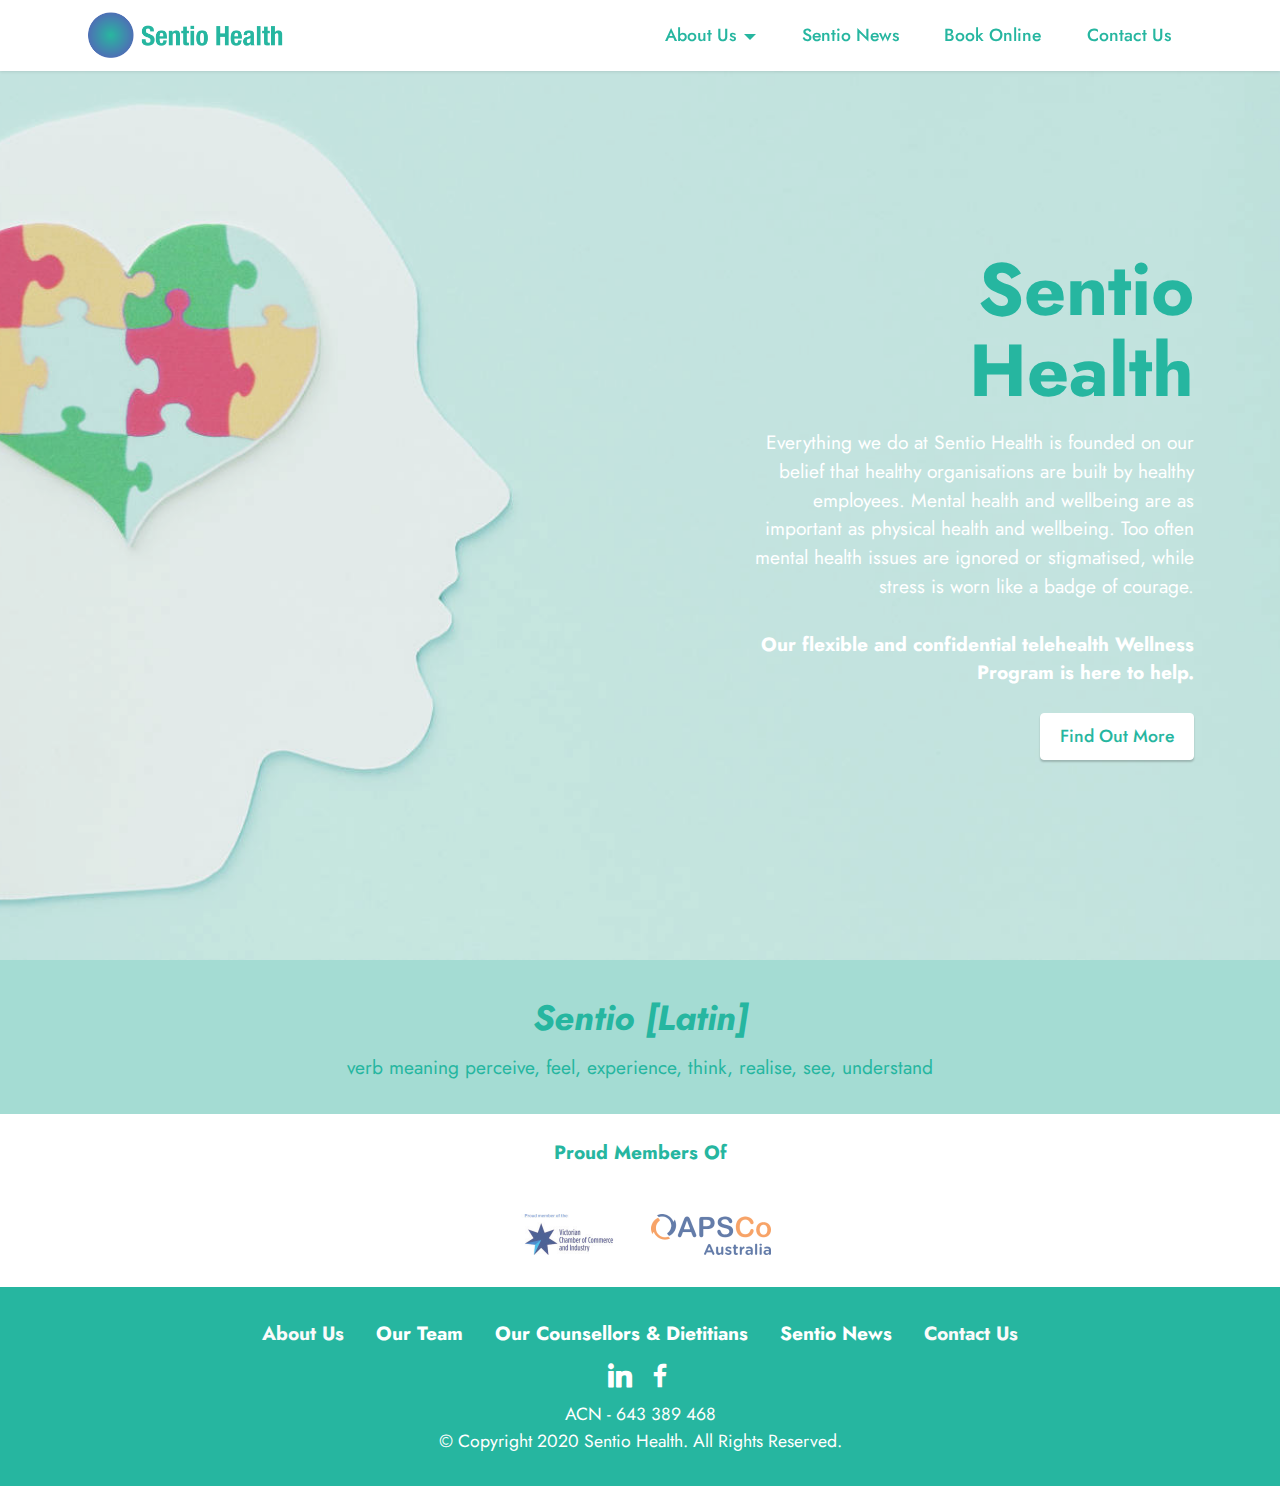
<file: index.html>
<!DOCTYPE html>
<html  >
<head>
  <!-- Site made with Mobirise Website Builder v5.0.22, https://mobirise.com -->
  <meta charset="UTF-8">
  <meta http-equiv="X-UA-Compatible" content="IE=edge">
  <meta name="generator" content="Mobirise v5.0.22, mobirise.com">
  <meta name="viewport" content="width=device-width, initial-scale=1, minimum-scale=1">
  <link rel="shortcut icon" href="assets/images/sentiohealth-fav-01-128x128.png" type="image/x-icon">
  <meta name="description" content="">
  
  
  <title>Home</title>
  <link rel="stylesheet" href="assets/tether/tether.min.css">
  <link rel="stylesheet" href="assets/bootstrap/css/bootstrap.min.css">
  <link rel="stylesheet" href="assets/bootstrap/css/bootstrap-grid.min.css">
  <link rel="stylesheet" href="assets/bootstrap/css/bootstrap-reboot.min.css">
  <link rel="stylesheet" href="assets/dropdown/css/style.css">
  <link rel="stylesheet" href="assets/socicon/css/styles.css">
  <link rel="stylesheet" href="assets/theme/css/style.css">
  <link rel="preload" as="style" href="assets/mobirise/css/mbr-additional.css"><link rel="stylesheet" href="assets/mobirise/css/mbr-additional.css" type="text/css">
  
  
  
  
</head>
<body>
  
  <section class="menu menu1 cid-s74w5w3Avq" once="menu" id="menu1-0">
    

    <nav class="navbar navbar-dropdown navbar-fixed-top navbar-expand-lg">
        <div class="container">
            <div class="navbar-brand">
                <span class="navbar-logo">
                    
                        <a href="index.html"><img src="assets/images/sentiohealth-logo-1-384x93.png" alt="Sentio Health" title="Sentio Health Logo" style="height: 3rem;"></a>
                    
                </span>
                
            </div>
            <button class="navbar-toggler" type="button" data-toggle="collapse" data-target="#navbarSupportedContent" aria-controls="navbarNavAltMarkup" aria-expanded="false" aria-label="Toggle navigation">
                <div class="hamburger">
                    <span></span>
                    <span></span>
                    <span></span>
                    <span></span>
                </div>
            </button>
            <div class="collapse navbar-collapse" id="navbarSupportedContent">
                <ul class="navbar-nav nav-dropdown nav-right" data-app-modern-menu="true"><li class="nav-item dropdown"><a class="nav-link link dropdown-toggle text-primary display-4" href="#" data-toggle="dropdown-submenu" aria-expanded="false">About Us<br></a><div class="dropdown-menu"><a class="dropdown-item text-primary display-4" href="page1.html" aria-expanded="false">About Us<br></a><a class="dropdown-item text-primary display-4" href="page2.html" aria-expanded="false">Our Team<br></a><a class="dropdown-item text-primary display-4" href="page7.html" aria-expanded="false">Our Counsellors &amp; Dietitians</a></div></li>
                    
                    <li class="nav-item"><a class="nav-link link text-primary display-4" href="page3.html" aria-expanded="false">Sentio News</a></li><li class="nav-item"><a class="nav-link link text-primary display-4" href="page8.html" aria-expanded="false">Book Online</a>
                    </li><li class="nav-item"><a class="nav-link link text-primary display-4" href="page4.html" aria-expanded="false">Contact Us</a></li></ul>
                
                
            </div>
        </div>
    </nav>
</section>

<section class="engine"><a href="https://mobirise.info/r">bootstrap templates</a></section><section class="header18 cid-s7xQ27bnIA mbr-fullscreen" id="header18-1o">

    

    <div class="mbr-overlay" style="opacity: 0.2; background-color: rgb(255, 255, 255);"></div>

    <div class="align-center container">
        <div class="row justify-content-end">
            <div class="col-12 col-lg-5">
                
                <h2 class="mbr-section-title mbr-fonts-style mb-3 display-1"><strong>Sentio</strong><br><strong>Health</strong></h2>
                <p class="mbr-text mbr-fonts-style display-7">Everything we do at Sentio Health is founded on our belief that healthy organisations are built by healthy employees. Mental health and wellbeing are as important as physical health and wellbeing. Too often mental health issues are ignored or stigmatised, while stress is worn like a badge of courage.<br><br><strong>Our flexible and confidential telehealth Wellness Program is here to help.</strong></p>
                <div class="mbr-section-btn mt-3"><a class="btn text-primary btn-secondary display-4" href="page4.html">Find Out More</a></div>
            </div>
        </div>
    </div>
</section>

<section class="info04 cid-s7NWX2OTn6" id="info4-2b">
    
    
    <div class="container">
        <div class="row justify-content-center">
            <div class="col-12">
                <h3 class="mbr-section-title mbr-fonts-style display-5">
                    <strong><em>Sentio [Latin]</em></strong></h3>
                <p class="mbr-text mbr-fonts-style mb-4 display-7">verb meaning perceive, feel, experience, think, realise, see, understand</p>
            </div>
        </div>
    </div>
</section>

<section class="clients1 cid-s7NT9mwcdb" id="clients1-25">
    
    <div class="images-container container">
        <div class="mbr-section-head">
            
            
            <p class="mbr-text mbr-fonts-style align-center mt-2 display-7"><strong>Proud Members Of</strong></p>
        </div>
        <div class="row justify-content-center mt-4">
            <div class="col-md-3 card">
                <img src="assets/images/proud-victorian-chamber-member-logo-for-digital-use-240x82.jpg" alt="" title="">
            </div>
            <div class="col-md-3 card">
                <img src="assets/images/aspco-240x82.png" alt="" title="">
            </div>
            
            
            
            
            
            
        </div>
    </div>
</section>

<section class="footer3 cid-s74y4w4gPs" once="footers" id="footer3-7">

    

    

    <div class="container">
        <div class="media-container-row align-center mbr-white">
            <div class="row row-links">
                <ul class="foot-menu">
                    
                    
                    
                    
                    
                <li class="foot-menu-item mbr-fonts-style display-7">
                        <a class="text-white mbr-bold text-primary" href="page1.html" target="_blank">About Us</a>
                    </li><li class="foot-menu-item mbr-fonts-style display-7"><a href="page2.html" class="text-secondary"><strong>Our Team</strong></a></li><li class="foot-menu-item mbr-fonts-style display-7"><a href="page7.html" class="text-secondary"><strong>Our Counsellors &amp; Dietitians</strong></a></li><li class="foot-menu-item mbr-fonts-style display-7">
                        <a class="mbr-bold text-secondary" href="page3.html" target="_blank">Sentio News</a>
                    </li><li class="foot-menu-item mbr-fonts-style display-7">
                        <a class="text-white mbr-bold text-primary" href="page4.html" target="_blank">Contact Us</a></li></ul>
            </div>
            <div class="row social-row">
                <div class="social-list align-right pb-2">
                    
                    
                    
                    
                    
                    
                <div class="soc-item">
                        
                            <span class="mbr-iconfont mbr-iconfont-social socicon-linkedin socicon"></span>
                        
                    </div><div class="soc-item">
                        
                            <span class="mbr-iconfont mbr-iconfont-social socicon-facebook socicon"></span>
                        
                    </div></div>
            </div>
            <div class="row row-copirayt">
                <p class="mbr-text mb-0 mbr-fonts-style mbr-white align-center display-4">
                    ACN -  643 389 468<br>© Copyright 2020 Sentio Health. All Rights Reserved.<br>
                </p>
            </div>
        </div>
    </div>
</section>


  <script src="assets/web/assets/jquery/jquery.min.js"></script>
  <script src="assets/popper/popper.min.js"></script>
  <script src="assets/tether/tether.min.js"></script>
  <script src="assets/bootstrap/js/bootstrap.min.js"></script>
  <script src="assets/smoothscroll/smooth-scroll.js"></script>
  <script src="assets/dropdown/js/nav-dropdown.js"></script>
  <script src="assets/dropdown/js/navbar-dropdown.js"></script>
  <script src="assets/touchswipe/jquery.touch-swipe.min.js"></script>
  <script src="assets/theme/js/script.js"></script>
  
  
  
 <div id="scrollToTop" class="scrollToTop mbr-arrow-up"><a style="text-align: center;"><i class="mbr-arrow-up-icon mbr-arrow-up-icon-cm cm-icon cm-icon-smallarrow-up"></i></a></div>
  </body>
</html>
</file>
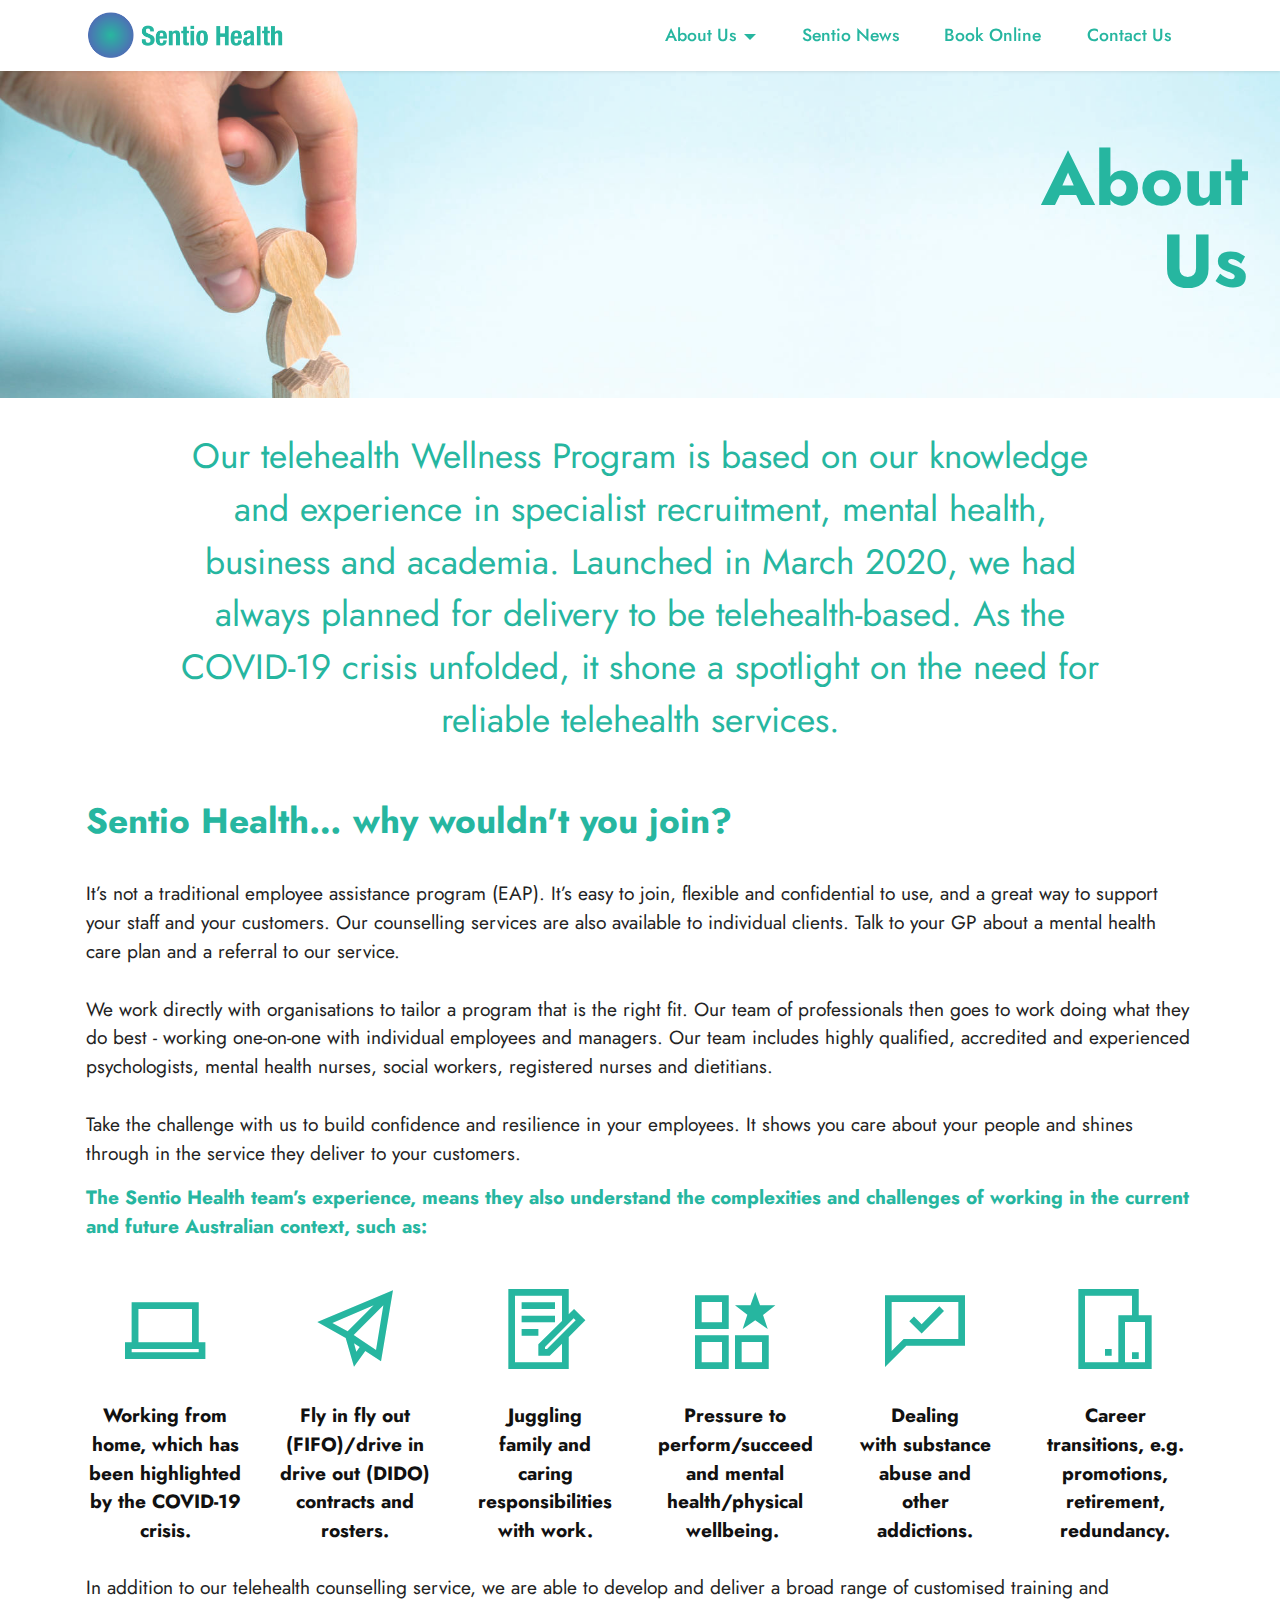
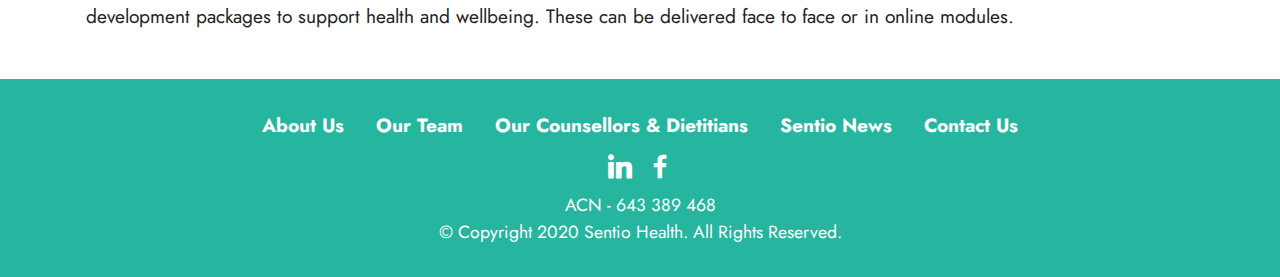
<file: page1.html>
<!DOCTYPE html>
<html  >
<head>
  <!-- Site made with Mobirise Website Builder v5.0.22, https://mobirise.com -->
  <meta charset="UTF-8">
  <meta http-equiv="X-UA-Compatible" content="IE=edge">
  <meta name="generator" content="Mobirise v5.0.22, mobirise.com">
  <meta name="viewport" content="width=device-width, initial-scale=1, minimum-scale=1">
  <link rel="shortcut icon" href="assets/images/sentiohealth-fav-01-128x128.png" type="image/x-icon">
  <meta name="description" content="">
  
  
  <title>About Us</title>
  <link rel="stylesheet" href="assets/web/assets/mobirise-icons2/mobirise2.css">
  <link rel="stylesheet" href="assets/tether/tether.min.css">
  <link rel="stylesheet" href="assets/bootstrap/css/bootstrap.min.css">
  <link rel="stylesheet" href="assets/bootstrap/css/bootstrap-grid.min.css">
  <link rel="stylesheet" href="assets/bootstrap/css/bootstrap-reboot.min.css">
  <link rel="stylesheet" href="assets/dropdown/css/style.css">
  <link rel="stylesheet" href="assets/socicon/css/styles.css">
  <link rel="stylesheet" href="assets/theme/css/style.css">
  <link rel="preload" as="style" href="assets/mobirise/css/mbr-additional.css"><link rel="stylesheet" href="assets/mobirise/css/mbr-additional.css" type="text/css">
  
  
  
  
</head>
<body>
  
  <section class="menu menu1 cid-s74w5w3Avq" once="menu" id="menu1-2">
    

    <nav class="navbar navbar-dropdown navbar-fixed-top navbar-expand-lg">
        <div class="container">
            <div class="navbar-brand">
                <span class="navbar-logo">
                    
                        <a href="index.html"><img src="assets/images/sentiohealth-logo-1-384x93.png" alt="Sentio Health" title="Sentio Health Logo" style="height: 3rem;"></a>
                    
                </span>
                
            </div>
            <button class="navbar-toggler" type="button" data-toggle="collapse" data-target="#navbarSupportedContent" aria-controls="navbarNavAltMarkup" aria-expanded="false" aria-label="Toggle navigation">
                <div class="hamburger">
                    <span></span>
                    <span></span>
                    <span></span>
                    <span></span>
                </div>
            </button>
            <div class="collapse navbar-collapse" id="navbarSupportedContent">
                <ul class="navbar-nav nav-dropdown nav-right" data-app-modern-menu="true"><li class="nav-item dropdown"><a class="nav-link link dropdown-toggle text-primary display-4" href="#" data-toggle="dropdown-submenu" aria-expanded="false">About Us<br></a><div class="dropdown-menu"><a class="dropdown-item text-primary display-4" href="page1.html" aria-expanded="false">About Us<br></a><a class="dropdown-item text-primary display-4" href="page2.html" aria-expanded="false">Our Team<br></a><a class="dropdown-item text-primary display-4" href="page7.html" aria-expanded="false">Our Counsellors &amp; Dietitians</a></div></li>
                    
                    <li class="nav-item"><a class="nav-link link text-primary display-4" href="page3.html" aria-expanded="false">Sentio News</a></li><li class="nav-item"><a class="nav-link link text-primary display-4" href="page8.html" aria-expanded="false">Book Online</a>
                    </li><li class="nav-item"><a class="nav-link link text-primary display-4" href="page4.html" aria-expanded="false">Contact Us</a></li></ul>
                
                
            </div>
        </div>
    </nav>
</section>

<section class="engine"><a href="https://mobirise.info/u">bootstrap html templates</a></section><section class="header18 cid-s7gduEP9sL" id="header18-1h">

    

    <div class="mbr-overlay" style="opacity: 0.2; background-color: rgb(255, 255, 255);"></div>

    <div class="align-center container-fluid">
        <div class="row justify-content-end">
            <div class="col-12 col-lg-7">
                
                <h2 class="mbr-section-title mbr-fonts-style mb-3 display-1"><strong>About</strong><br><strong>Us</strong></h2>
                
                
            </div>
        </div>
    </div>
</section>

<section class="content1 cid-s7gdAUVGVk" id="content1-1i">
    
    <div class="container">
        <div class="row justify-content-center">
            <div class="title col-md-12 col-lg-10">
                
                <h4 class="mbr-section-subtitle align-center mbr-fonts-style mb-4 display-5">Our telehealth Wellness Program is based on our knowledge and experience in specialist recruitment, mental health, business and academia. Launched in March 2020, we had always planned for delivery to be telehealth-based. As the COVID-19 crisis unfolded, it shone a spotlight on the need for reliable telehealth services.</h4>
                
            </div>
        </div>
    </div>
</section>

<section class="content2 cid-s7geJ1T4OK" id="content2-1k">
    
    <div class="container">
        <div class="row justify-content-center">
            <div class="col-md-12 col-lg-12">
                
                <h4 class="mbr-section-subtitle mbr-fonts-style mb-4 display-5"><strong>Sentio Health… why wouldn't you join?</strong></h4>
                <p class="mbr-text mbr-fonts-style display-7">It’s not a traditional employee assistance program (EAP). It’s easy to join, flexible and confidential to use, and a great way to support your staff and your customers. Our counselling services are also available to individual clients. Talk to your GP about a mental health care plan and a referral to our service.
<br>
<br>We work directly with organisations to tailor a program that is the right fit. Our team of professionals then goes to work doing what they do best - working one-on-one with individual employees and managers. Our team includes highly qualified, accredited and experienced psychologists, mental health nurses, social workers, registered nurses and dietitians. 
<br>
<br>Take the challenge with us to build confidence and resilience in your employees. It shows you care about your people and shines through in the service they deliver to your customers. &nbsp;&nbsp;<br></p>
            </div>
        </div>
    </div>
</section>

<section class="features13 cid-s7gdSDXHOt" id="features13-1j">
    

    
    <div class="container">
        <div class="row">
            <div class="col-12">
                <h3 class="mbr-section-title align-center mb-4 mbr-fonts-style display-7"><strong>The Sentio Health team’s experience, means they also understand the complexities and challenges of working in the current and future Australian context, such as:</strong></h3>
            </div>
            <div class="card col-12 col-md-4 col-lg-2 p-3">
                <div class="card-wrapper">
                    <div class="card-box align-center">
                        <span class="mbr-iconfont mobi-mbri-laptop mobi-mbri"></span>
                        <h4 class="card-title align-center mbr-semibold mbr-black mbr-fonts-style display-7"><strong>Working from home, which has been highlighted by the COVID-19 crisis.</strong></h4>
                    </div>
                </div>
            </div>
            <div class="card p-3 col-12 col-md-4 col-lg-2">
                <div class="card-wrapper">
                    <div class="card-box align-center">
                        <span class="mbr-iconfont mobi-mbri-paper-plane mobi-mbri"></span>
                        <h4 class="card-title align-center mbr-semibold mbr-black mbr-fonts-style display-7"><strong>Fly in fly out (FIFO)/drive in drive out (DIDO) contracts and rosters.</strong></h4>
                    </div>
                </div>
            </div>
            <div class="card p-3 col-12 col-md-4 col-lg-2">
                <div class="card-wrapper">
                    <div class="card-box align-center">
                        <span class="mbr-iconfont mobi-mbri-contact-form mobi-mbri"></span>
                        <h4 class="card-title align-center mbr-semibold mbr-black mbr-fonts-style display-7"><strong>Juggling </strong><br><strong>family and </strong><br><strong>caring responsibilities with work.</strong></h4>
                    </div>
                </div>
            </div>
            <div class="card p-3 col-12 col-md-4 col-lg-2">
                <div class="card-wrapper">
                    <div class="card-box align-center">
                        <span class="mbr-iconfont mobi-mbri-features mobi-mbri"></span>
                        <h4 class="card-title align-center mbr-semibold mbr-black mbr-fonts-style display-7"><strong>Pressure to perform/succeed and mental health/physical wellbeing.&nbsp;</strong></h4>
                    </div>
                </div>
            </div>
            <div class="card p-3 col-12 col-md-4 col-lg-2">
                <div class="card-wrapper">
                    <div class="card-box align-center">
                        <span class="mbr-iconfont mobi-mbri-cust-feedback mobi-mbri"></span>
                        <h4 class="card-title align-center mbr-semibold mbr-black mbr-fonts-style display-7"><strong>Dealing </strong><br><strong>with substance abuse and </strong><br><strong>other </strong><br><strong>addictions.</strong></h4>
                    </div>
                </div>
            </div>
            <div class="card p-3 col-12 col-md-4 col-lg-2">
                <div class="card-wrapper">
                    <div class="card-box align-center">
                        <span class="mbr-iconfont mobi-mbri-devices mobi-mbri"></span>
                        <h4 class="card-title align-center mbr-semibold mbr-black mbr-fonts-style display-7"><strong>Career transitions, e.g. promotions, retirement, redundancy.</strong></h4>
                    </div>
                </div>
            </div>
        </div>
    </div>
</section>

<section class="content2 cid-s7geZJLlka" id="content2-1l">
    
    <div class="container">
        <div class="row justify-content-center">
            <div class="col-md-12 col-lg-12">
                
                
                <p class="mbr-text mbr-fonts-style display-7">
                    In addition to our telehealth counselling service, we are able to develop and deliver a broad range of customised training and development packages to support health and wellbeing. These can be delivered face to face or in online modules.</p>
            </div>
        </div>
    </div>
</section>

<section class="footer3 cid-s74y4w4gPs" once="footers" id="footer3-7">

    

    

    <div class="container">
        <div class="media-container-row align-center mbr-white">
            <div class="row row-links">
                <ul class="foot-menu">
                    
                    
                    
                    
                    
                <li class="foot-menu-item mbr-fonts-style display-7">
                        <a class="text-white mbr-bold text-primary" href="page1.html" target="_blank">About Us</a>
                    </li><li class="foot-menu-item mbr-fonts-style display-7"><a href="page2.html" class="text-secondary"><strong>Our Team</strong></a></li><li class="foot-menu-item mbr-fonts-style display-7"><a href="page7.html" class="text-secondary"><strong>Our Counsellors &amp; Dietitians</strong></a></li><li class="foot-menu-item mbr-fonts-style display-7">
                        <a class="mbr-bold text-secondary" href="page3.html" target="_blank">Sentio News</a>
                    </li><li class="foot-menu-item mbr-fonts-style display-7">
                        <a class="text-white mbr-bold text-primary" href="page4.html" target="_blank">Contact Us</a></li></ul>
            </div>
            <div class="row social-row">
                <div class="social-list align-right pb-2">
                    
                    
                    
                    
                    
                    
                <div class="soc-item">
                        
                            <span class="mbr-iconfont mbr-iconfont-social socicon-linkedin socicon"></span>
                        
                    </div><div class="soc-item">
                        
                            <span class="mbr-iconfont mbr-iconfont-social socicon-facebook socicon"></span>
                        
                    </div></div>
            </div>
            <div class="row row-copirayt">
                <p class="mbr-text mb-0 mbr-fonts-style mbr-white align-center display-4">
                    ACN -  643 389 468<br>© Copyright 2020 Sentio Health. All Rights Reserved.<br>
                </p>
            </div>
        </div>
    </div>
</section>


  <script src="assets/web/assets/jquery/jquery.min.js"></script>
  <script src="assets/popper/popper.min.js"></script>
  <script src="assets/tether/tether.min.js"></script>
  <script src="assets/bootstrap/js/bootstrap.min.js"></script>
  <script src="assets/smoothscroll/smooth-scroll.js"></script>
  <script src="assets/dropdown/js/nav-dropdown.js"></script>
  <script src="assets/dropdown/js/navbar-dropdown.js"></script>
  <script src="assets/touchswipe/jquery.touch-swipe.min.js"></script>
  <script src="assets/theme/js/script.js"></script>
  
  
  
 <div id="scrollToTop" class="scrollToTop mbr-arrow-up"><a style="text-align: center;"><i class="mbr-arrow-up-icon mbr-arrow-up-icon-cm cm-icon cm-icon-smallarrow-up"></i></a></div>
  </body>
</html>
</file>
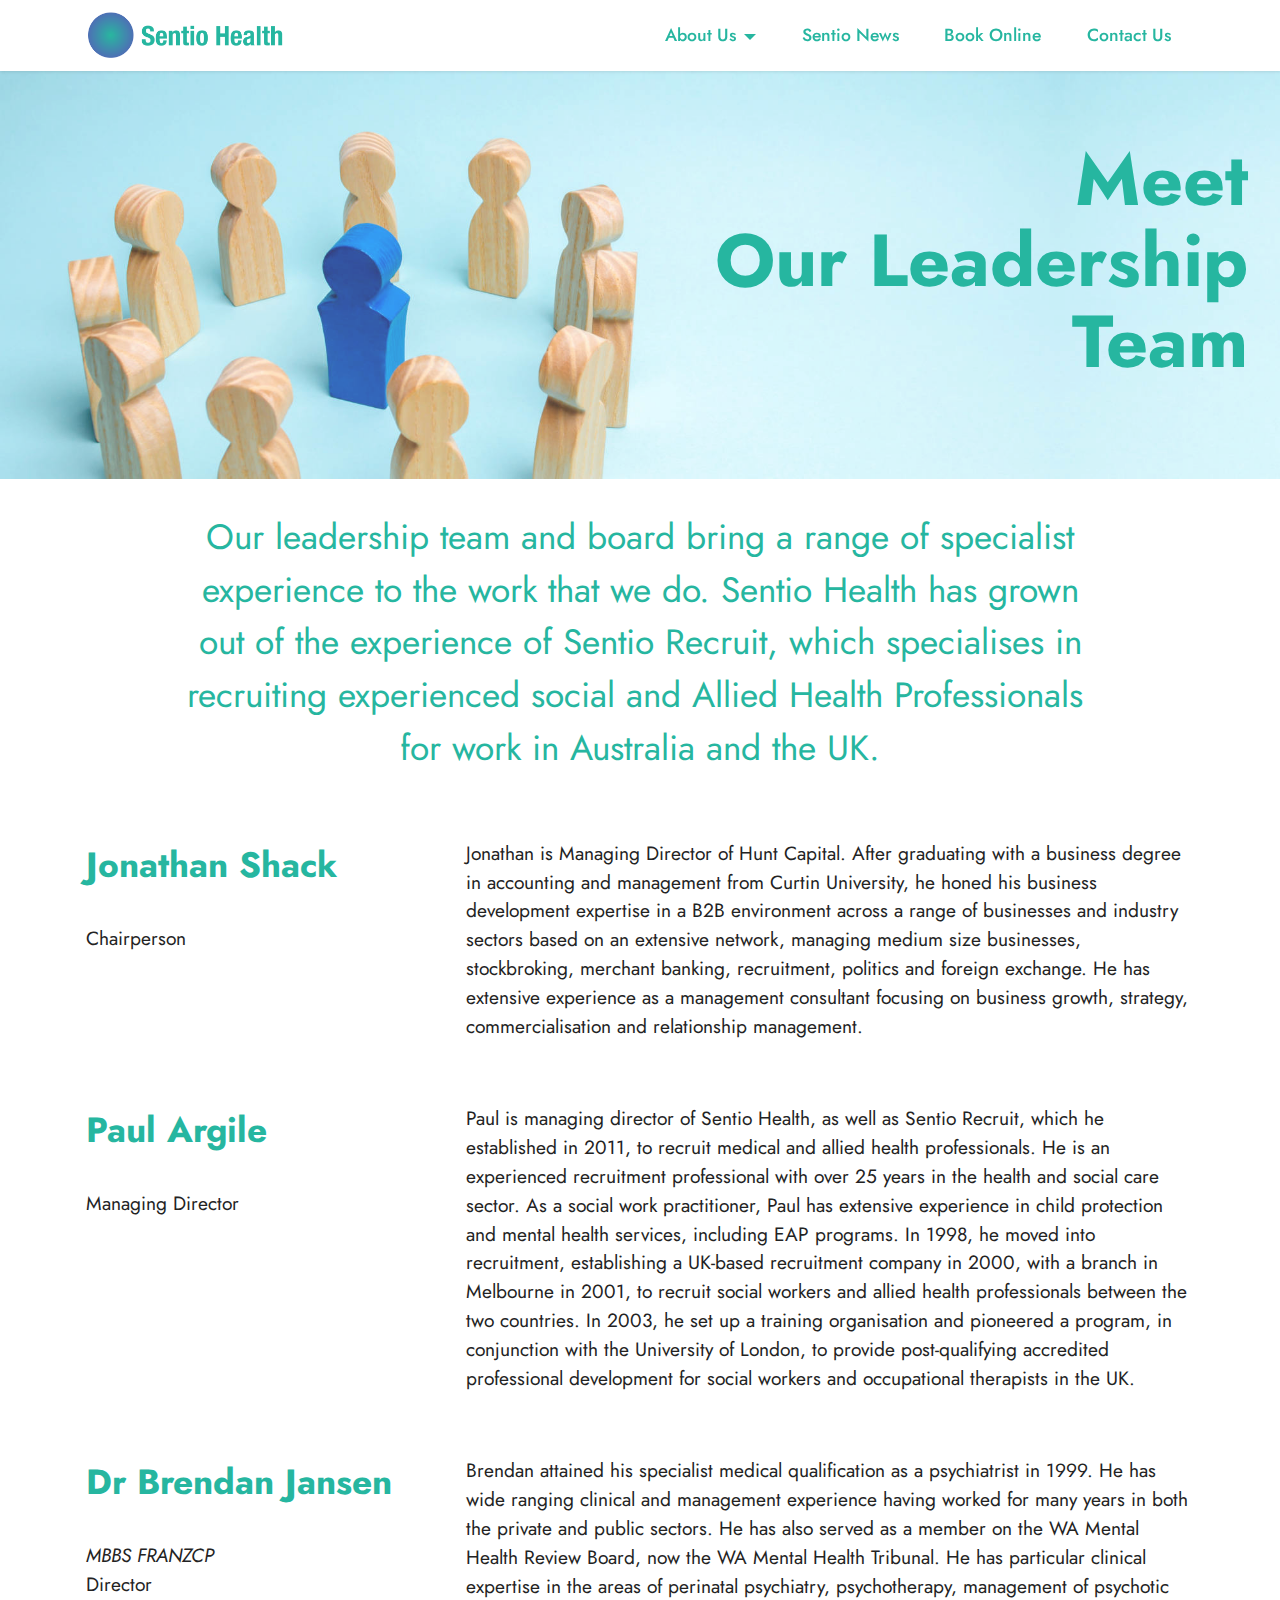
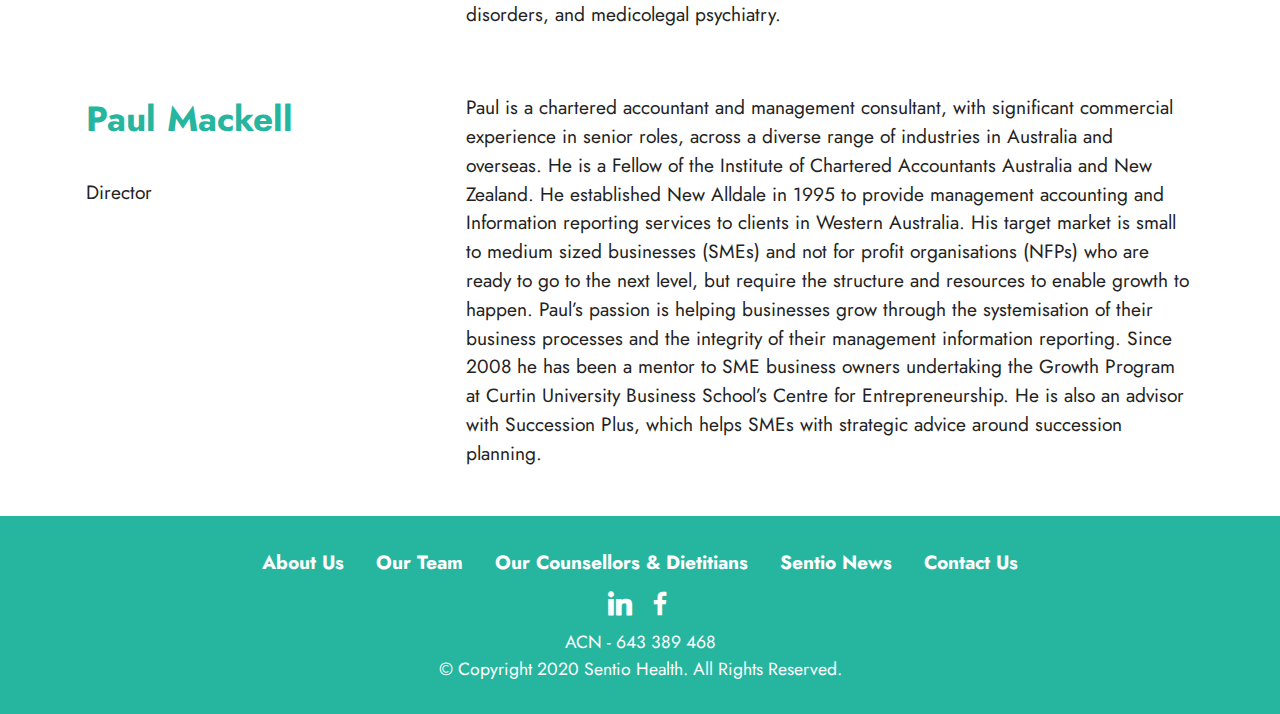
<file: page2.html>
<!DOCTYPE html>
<html  >
<head>
  <!-- Site made with Mobirise Website Builder v5.0.22, https://mobirise.com -->
  <meta charset="UTF-8">
  <meta http-equiv="X-UA-Compatible" content="IE=edge">
  <meta name="generator" content="Mobirise v5.0.22, mobirise.com">
  <meta name="viewport" content="width=device-width, initial-scale=1, minimum-scale=1">
  <link rel="shortcut icon" href="assets/images/sentiohealth-fav-01-128x128.png" type="image/x-icon">
  <meta name="description" content="">
  
  
  <title>Our Team</title>
  <link rel="stylesheet" href="assets/tether/tether.min.css">
  <link rel="stylesheet" href="assets/bootstrap/css/bootstrap.min.css">
  <link rel="stylesheet" href="assets/bootstrap/css/bootstrap-grid.min.css">
  <link rel="stylesheet" href="assets/bootstrap/css/bootstrap-reboot.min.css">
  <link rel="stylesheet" href="assets/dropdown/css/style.css">
  <link rel="stylesheet" href="assets/socicon/css/styles.css">
  <link rel="stylesheet" href="assets/theme/css/style.css">
  <link rel="preload" as="style" href="assets/mobirise/css/mbr-additional.css"><link rel="stylesheet" href="assets/mobirise/css/mbr-additional.css" type="text/css">
  
  
  
  
</head>
<body>
  
  <section class="menu menu1 cid-s74w5w3Avq" once="menu" id="menu1-3">
    

    <nav class="navbar navbar-dropdown navbar-fixed-top navbar-expand-lg">
        <div class="container">
            <div class="navbar-brand">
                <span class="navbar-logo">
                    
                        <a href="index.html"><img src="assets/images/sentiohealth-logo-1-384x93.png" alt="Sentio Health" title="Sentio Health Logo" style="height: 3rem;"></a>
                    
                </span>
                
            </div>
            <button class="navbar-toggler" type="button" data-toggle="collapse" data-target="#navbarSupportedContent" aria-controls="navbarNavAltMarkup" aria-expanded="false" aria-label="Toggle navigation">
                <div class="hamburger">
                    <span></span>
                    <span></span>
                    <span></span>
                    <span></span>
                </div>
            </button>
            <div class="collapse navbar-collapse" id="navbarSupportedContent">
                <ul class="navbar-nav nav-dropdown nav-right" data-app-modern-menu="true"><li class="nav-item dropdown"><a class="nav-link link dropdown-toggle text-primary display-4" href="#" data-toggle="dropdown-submenu" aria-expanded="false">About Us<br></a><div class="dropdown-menu"><a class="dropdown-item text-primary display-4" href="page1.html" aria-expanded="false">About Us<br></a><a class="dropdown-item text-primary display-4" href="page2.html" aria-expanded="false">Our Team<br></a><a class="dropdown-item text-primary display-4" href="page7.html" aria-expanded="false">Our Counsellors &amp; Dietitians</a></div></li>
                    
                    <li class="nav-item"><a class="nav-link link text-primary display-4" href="page3.html" aria-expanded="false">Sentio News</a></li><li class="nav-item"><a class="nav-link link text-primary display-4" href="page8.html" aria-expanded="false">Book Online</a>
                    </li><li class="nav-item"><a class="nav-link link text-primary display-4" href="page4.html" aria-expanded="false">Contact Us</a></li></ul>
                
                
            </div>
        </div>
    </nav>
</section>

<section class="engine"><a href="https://mobirise.info/g">how to build a site for free</a></section><section class="header18 cid-s74DQ9i0zt" id="header18-h">

    

    <div class="mbr-overlay" style="opacity: 0.2; background-color: rgb(255, 255, 255);"></div>

    <div class="align-center container-fluid">
        <div class="row justify-content-end">
            <div class="col-12 col-lg-7">
                
                <h2 class="mbr-section-title mbr-fonts-style mb-3 display-1"><strong>Meet </strong><br><strong>Our Leadership </strong><strong>Team</strong></h2>
                
                
            </div>
        </div>
    </div>
</section>

<section class="content1 cid-s7gaDUPk4K" id="content1-1g">
    
    <div class="container">
        <div class="row justify-content-center">
            <div class="title col-md-12 col-lg-10">
                
                <h4 class="mbr-section-subtitle align-center mbr-fonts-style mb-4 display-5">Our leadership team and board bring a range of specialist experience to the work that we do. Sentio Health has grown out of the experience of Sentio Recruit, which specialises in recruiting experienced social and Allied Health Professionals&nbsp; for work in Australia and the UK.</h4>
                
            </div>
        </div>
    </div>
</section>

<section class="content7 cid-s74CBv2kgE" id="content7-e">
    
    <div class="container">
        <div class="row justify-content-center">
            <div class="col-12 col-md">
                <h5 class="mbr-section-title mbr-fonts-style mb-4 display-5"><strong>Jonathan Shack&nbsp;</strong></h5>
                <h6 class="mbr-section-subtitle mbr-fonts-style mb-4 display-7">Chairperson</h6>
            </div>
            <div class="col-md-12 col-lg-8">
                <p class="mbr-text mbr-fonts-style display-7">Jonathan is Managing Director of Hunt Capital. After graduating with a business degree in accounting and management from Curtin University, he honed his business development expertise in a B2B environment across a range of businesses and industry sectors based on an extensive network, managing medium size businesses, stockbroking, merchant banking, recruitment, politics and foreign exchange. He has extensive experience as a management consultant focusing on business growth, strategy, commercialisation and relationship management.  </p>
            </div>
        </div>
    </div>
</section>

<section class="content7 cid-s74BwPKOLy" id="content7-b">
    
    <div class="container">
        <div class="row justify-content-center">
            <div class="col-12 col-md">
                <h5 class="mbr-section-title mbr-fonts-style mb-4 display-5"><strong>Paul Argile&nbsp;</strong></h5>
                <h6 class="mbr-section-subtitle mbr-fonts-style mb-4 display-7">Managing Director</h6>
            </div>
            <div class="col-md-12 col-lg-8">
                <p class="mbr-text mbr-fonts-style display-7">Paul is managing director of Sentio Health, as well as Sentio Recruit, which he established in 2011, to recruit medical and allied health professionals. He is an experienced recruitment professional with over 25 years in the health and social care sector. As a social work practitioner, Paul has extensive experience in child protection and mental health services, including EAP programs. In 1998, he moved into recruitment, establishing a UK-based recruitment company in 2000, with a branch in Melbourne in 2001, to recruit social workers and allied health professionals between the two countries. In 2003, he set up a training organisation and pioneered a program, in conjunction with the University of London, to provide post-qualifying accredited professional development for social workers and occupational therapists in the UK. </p>
            </div>
        </div>
    </div>
</section>

<section class="content7 cid-s74C7uuoOt" id="content7-c">
    
    <div class="container">
        <div class="row justify-content-center">
            <div class="col-12 col-md">
                <h5 class="mbr-section-title mbr-fonts-style mb-4 display-5"><strong>Dr Brendan Jansen&nbsp;</strong></h5>
                <h6 class="mbr-section-subtitle mbr-fonts-style mb-4 display-7"><em>MBBS FRANZCP<br></em>Director</h6>
            </div>
            <div class="col-md-12 col-lg-8">
                <p class="mbr-text mbr-fonts-style display-7">Brendan attained his specialist medical qualification as a psychiatrist in 1999. He has wide ranging clinical and management experience having worked for many years in both the private and public sectors. He has also served as a member on the WA Mental Health Review Board, now the WA Mental Health Tribunal. He has particular clinical expertise in the areas of perinatal psychiatry, psychotherapy, management of psychotic disorders, and medicolegal psychiatry.</p>
            </div>
        </div>
    </div>
</section>

<section class="content7 cid-s74CC3G8WZ" id="content7-f">
    
    <div class="container">
        <div class="row justify-content-center">
            <div class="col-12 col-md">
                <h5 class="mbr-section-title mbr-fonts-style mb-4 display-5"><strong>Paul Mackell&nbsp;</strong></h5>
                <h6 class="mbr-section-subtitle mbr-fonts-style mb-4 display-7">Director</h6>
            </div>
            <div class="col-md-12 col-lg-8">
                <p class="mbr-text mbr-fonts-style display-7">Paul is a chartered accountant and management consultant, with significant commercial experience in senior roles, across a diverse range of industries in Australia and overseas. He is a Fellow of the Institute of Chartered Accountants Australia and New Zealand. He established New Alldale in 1995 to provide management accounting and Information reporting services to clients in Western Australia. His target market is small to medium sized businesses (SMEs) and not for profit organisations (NFPs) who are ready to go to the next level, but require the structure and resources to enable growth to happen. Paul’s passion is helping businesses grow through the systemisation of their business processes and the integrity of their management information reporting. Since 2008 he has been a mentor to SME business owners undertaking the Growth Program at Curtin University Business School’s Centre for Entrepreneurship. He is also an advisor with Succession Plus, which helps SMEs with strategic advice around succession planning.</p>
            </div>
        </div>
    </div>
</section>

<section class="footer3 cid-s74y4w4gPs" once="footers" id="footer3-7">

    

    

    <div class="container">
        <div class="media-container-row align-center mbr-white">
            <div class="row row-links">
                <ul class="foot-menu">
                    
                    
                    
                    
                    
                <li class="foot-menu-item mbr-fonts-style display-7">
                        <a class="text-white mbr-bold text-primary" href="page1.html" target="_blank">About Us</a>
                    </li><li class="foot-menu-item mbr-fonts-style display-7"><a href="page2.html" class="text-secondary"><strong>Our Team</strong></a></li><li class="foot-menu-item mbr-fonts-style display-7"><a href="page7.html" class="text-secondary"><strong>Our Counsellors &amp; Dietitians</strong></a></li><li class="foot-menu-item mbr-fonts-style display-7">
                        <a class="mbr-bold text-secondary" href="page3.html" target="_blank">Sentio News</a>
                    </li><li class="foot-menu-item mbr-fonts-style display-7">
                        <a class="text-white mbr-bold text-primary" href="page4.html" target="_blank">Contact Us</a></li></ul>
            </div>
            <div class="row social-row">
                <div class="social-list align-right pb-2">
                    
                    
                    
                    
                    
                    
                <div class="soc-item">
                        
                            <span class="mbr-iconfont mbr-iconfont-social socicon-linkedin socicon"></span>
                        
                    </div><div class="soc-item">
                        
                            <span class="mbr-iconfont mbr-iconfont-social socicon-facebook socicon"></span>
                        
                    </div></div>
            </div>
            <div class="row row-copirayt">
                <p class="mbr-text mb-0 mbr-fonts-style mbr-white align-center display-4">
                    ACN -  643 389 468<br>© Copyright 2020 Sentio Health. All Rights Reserved.<br>
                </p>
            </div>
        </div>
    </div>
</section>


  <script src="assets/web/assets/jquery/jquery.min.js"></script>
  <script src="assets/popper/popper.min.js"></script>
  <script src="assets/tether/tether.min.js"></script>
  <script src="assets/bootstrap/js/bootstrap.min.js"></script>
  <script src="assets/smoothscroll/smooth-scroll.js"></script>
  <script src="assets/dropdown/js/nav-dropdown.js"></script>
  <script src="assets/dropdown/js/navbar-dropdown.js"></script>
  <script src="assets/touchswipe/jquery.touch-swipe.min.js"></script>
  <script src="assets/theme/js/script.js"></script>
  
  
  
 <div id="scrollToTop" class="scrollToTop mbr-arrow-up"><a style="text-align: center;"><i class="mbr-arrow-up-icon mbr-arrow-up-icon-cm cm-icon cm-icon-smallarrow-up"></i></a></div>
  </body>
</html>
</file>
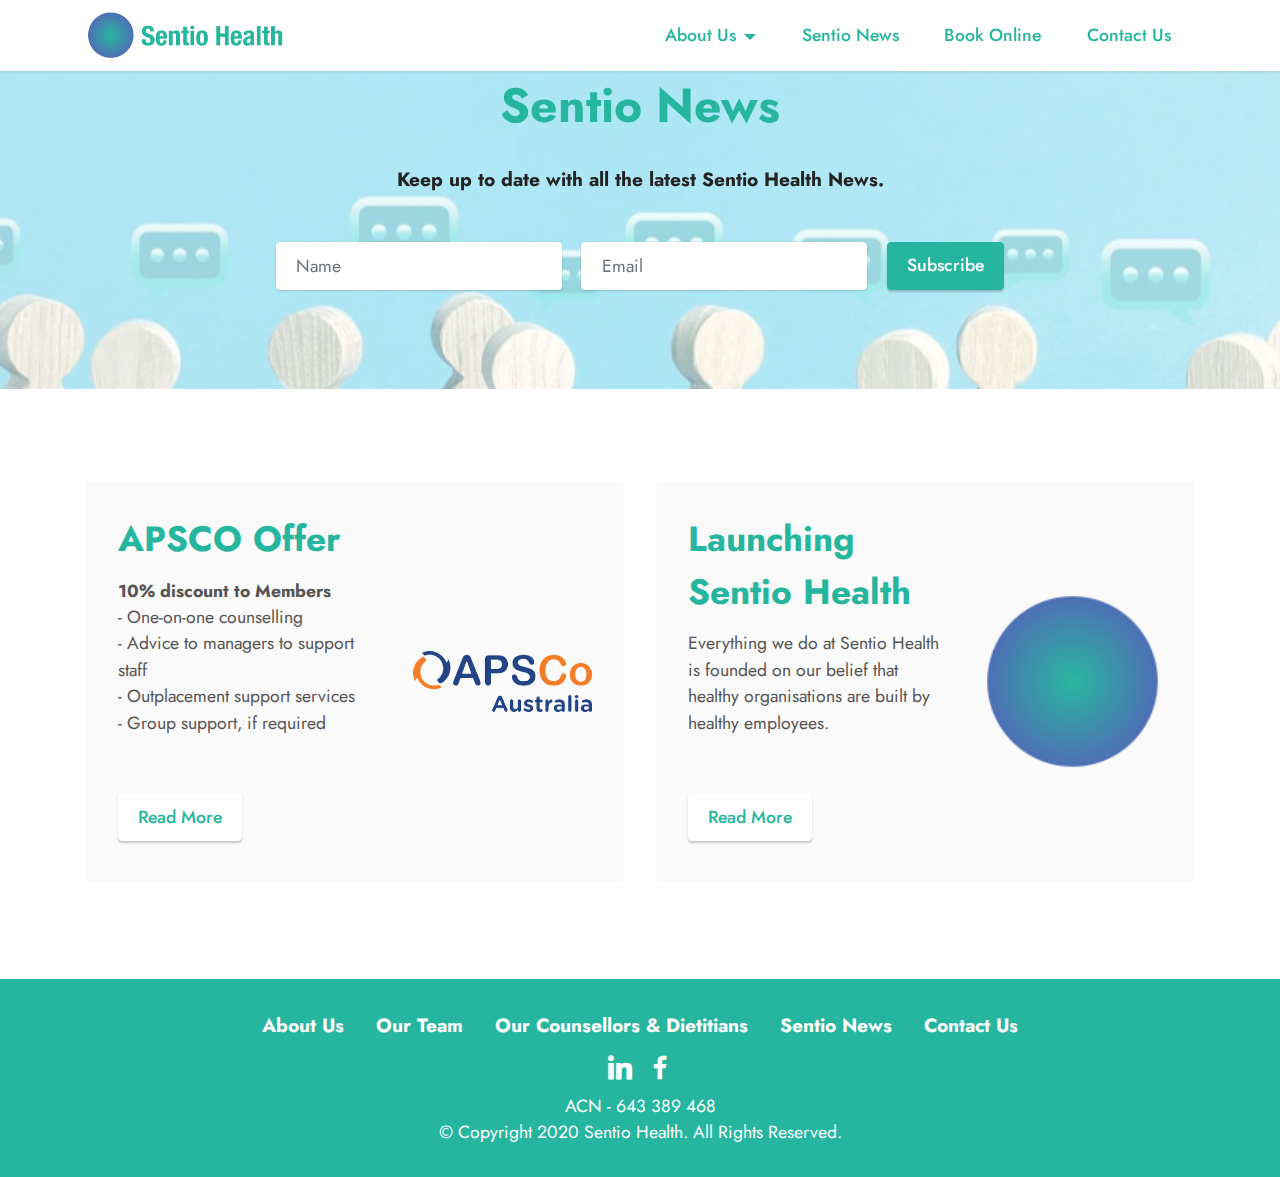
<file: page3.html>
<!DOCTYPE html>
<html  >
<head>
  <!-- Site made with Mobirise Website Builder v5.0.22, https://mobirise.com -->
  <meta charset="UTF-8">
  <meta http-equiv="X-UA-Compatible" content="IE=edge">
  <meta name="generator" content="Mobirise v5.0.22, mobirise.com">
  <meta name="viewport" content="width=device-width, initial-scale=1, minimum-scale=1">
  <link rel="shortcut icon" href="assets/images/sentiohealth-fav-01-128x128.png" type="image/x-icon">
  <meta name="description" content="">
  
  
  <title>News</title>
  <link rel="stylesheet" href="assets/web/assets/mobirise-icons2/mobirise2.css">
  <link rel="stylesheet" href="assets/tether/tether.min.css">
  <link rel="stylesheet" href="assets/bootstrap/css/bootstrap.min.css">
  <link rel="stylesheet" href="assets/bootstrap/css/bootstrap-grid.min.css">
  <link rel="stylesheet" href="assets/bootstrap/css/bootstrap-reboot.min.css">
  <link rel="stylesheet" href="assets/dropdown/css/style.css">
  <link rel="stylesheet" href="assets/socicon/css/styles.css">
  <link rel="stylesheet" href="assets/theme/css/style.css">
  <link rel="preload" as="style" href="assets/mobirise/css/mbr-additional.css"><link rel="stylesheet" href="assets/mobirise/css/mbr-additional.css" type="text/css">
  
  
  
  
</head>
<body>
  
  <section class="form8 cid-s77SQ6VJCt mbr-parallax-background" id="form8-s">

    

    <div class="mbr-overlay" style="opacity: 0.5; background-color: rgb(255, 255, 255);"></div>
    <div class="align-center container">
        <div class="row justify-content-center">
            <div class="col-lg-8 mx-auto mbr-form" data-form-type="formoid">
                <form action="https://mobirise.eu/" method="POST" class="mbr-form form-with-styler" data-form-title="Form Name"><input type="hidden" name="email" data-form-email="true" value="gh/eA44ZZER+j2Fkhz6ViXNTjyL1jeyagvU/O8IksKHq4wAJoELFaTgYdrjK4L2Khmb989DPO58k6muQAjvulBu+STZoYL4vXTinMMxb1WGtoSN8jiiYJaJ/pvC6KVG4">
                    <div class="">
                        <div hidden="hidden" data-form-alert="" class="alert alert-success col-12">Thank you for signing up to Sentio News. We look forward to keeping you up to date with all the latest news. 

Sentio Health Team</div>
                        <div hidden="hidden" data-form-alert-danger="" class="alert alert-danger col-12">Oops...! some
                            problem!</div>
                    </div>
                    <div class="dragArea row">
                        <div class="col-12">
                            <h1 class="mbr-section-title mb-4 display-2">
                                <strong>Sentio News</strong></h1>
                        </div>
                        <div class="col-12">
                            <p class="mbr-text mbr-fonts-style mb-5 display-7"><strong>Keep up to date with all the latest Sentio Health News.</strong></p>
                        </div>
                        <div class="col-md col-12 form-group" data-for="name">
                            <input type="text" name="name" placeholder="Name" data-form-field="Name" class="form-control" id="name-form8-s">
                        </div>
                        <div class="col-md col-12 form-group" data-for="email">
                            <input type="email" name="email" placeholder="Email" data-form-field="Email" class="form-control" id="email-form8-s">
                        </div>
                        <div class="mbr-section-btn col-12 col-md-auto"><button type="submit" class="btn btn-primary display-4">Subscribe</button></div>
                    </div>
                </form>
            </div>
        </div>
    </div>
</section>

<section class="engine"><a href="https://mobirise.info/l">free site templates</a></section><section class="menu menu1 cid-s74w5w3Avq" once="menu" id="menu1-4">
    

    <nav class="navbar navbar-dropdown navbar-fixed-top navbar-expand-lg">
        <div class="container">
            <div class="navbar-brand">
                <span class="navbar-logo">
                    
                        <a href="index.html"><img src="assets/images/sentiohealth-logo-1-384x93.png" alt="Sentio Health" title="Sentio Health Logo" style="height: 3rem;"></a>
                    
                </span>
                
            </div>
            <button class="navbar-toggler" type="button" data-toggle="collapse" data-target="#navbarSupportedContent" aria-controls="navbarNavAltMarkup" aria-expanded="false" aria-label="Toggle navigation">
                <div class="hamburger">
                    <span></span>
                    <span></span>
                    <span></span>
                    <span></span>
                </div>
            </button>
            <div class="collapse navbar-collapse" id="navbarSupportedContent">
                <ul class="navbar-nav nav-dropdown nav-right" data-app-modern-menu="true"><li class="nav-item dropdown"><a class="nav-link link dropdown-toggle text-primary display-4" href="#" data-toggle="dropdown-submenu" aria-expanded="false">About Us<br></a><div class="dropdown-menu"><a class="dropdown-item text-primary display-4" href="page1.html" aria-expanded="false">About Us<br></a><a class="dropdown-item text-primary display-4" href="page2.html" aria-expanded="false">Our Team<br></a><a class="dropdown-item text-primary display-4" href="page7.html" aria-expanded="false">Our Counsellors &amp; Dietitians</a></div></li>
                    
                    <li class="nav-item"><a class="nav-link link text-primary display-4" href="page3.html" aria-expanded="false">Sentio News</a></li><li class="nav-item"><a class="nav-link link text-primary display-4" href="page8.html" aria-expanded="false">Book Online</a>
                    </li><li class="nav-item"><a class="nav-link link text-primary display-4" href="page4.html" aria-expanded="false">Contact Us</a></li></ul>
                
                
            </div>
        </div>
    </nav>
</section>

<section class="features4 cid-s7NIzTudJI" id="features4-24">

    

    
    <div class="container">
        <div class="row">
            <div class="col-12 col-lg-6">
                <div class="card-wrapper">
                    <div class="row">
                        <div class="col-12 col-md-7">
                            <div class="text-wrapper">
                                
                                <h5 class="card-title mbr-fonts-style display-5">
                                    <strong>APSCO Offer</strong></h5>
                                <p class="mbr-text mbr-fonts-style mb-5 display-4"><strong>10% discount to Members<br></strong>- One-on-one counselling<br>- Advice to managers to support staff<br>- Outplacement support services<br>- Group support, if required<br></p>
                                <div class="mbr-section-btn"><a href="page6.html" class="btn btn-warning text-primary display-4">Read More</a></div>
                            </div>
                        </div>
                        <div class="col-12 col-md-5">
                            <div class="img-wrapper">
                                <img src="assets/images/aspco-1-357x121.png" alt="Mobirise" title="">
                            </div>
                        </div>
                    </div>
                </div>
            </div>
            <div class="col-12 col-lg-6">
                <div class="card-wrapper">
                    <div class="row">
                        <div class="col-12 col-md-7">
                            <div class="text-wrapper">
                                
                                <h5 class="card-title mbr-fonts-style display-5"><strong>Launching Sentio Health</strong></h5>
                                <p class="mbr-text mbr-fonts-style mb-5 display-4">Everything we do at Sentio Health is founded on our belief that healthy organisations are built by healthy employees.</p>
                                <div class="mbr-section-btn"><a href="page9.html" class="btn btn-warning text-primary display-4">Read More</a></div>
                            </div>
                        </div>
                        <div class="col-12 col-md-5">
                            <div class="img-wrapper">
                                <img src="assets/images/sentiohealth-fav-1-128x128.png" alt="Mobirise" title="">
                            </div>
                        </div>
                    </div>
                </div>
            </div>
        </div>
    </div>
</section>

<section class="footer3 cid-s74y4w4gPs" once="footers" id="footer3-7">

    

    

    <div class="container">
        <div class="media-container-row align-center mbr-white">
            <div class="row row-links">
                <ul class="foot-menu">
                    
                    
                    
                    
                    
                <li class="foot-menu-item mbr-fonts-style display-7">
                        <a class="text-white mbr-bold text-primary" href="page1.html" target="_blank">About Us</a>
                    </li><li class="foot-menu-item mbr-fonts-style display-7"><a href="page2.html" class="text-secondary"><strong>Our Team</strong></a></li><li class="foot-menu-item mbr-fonts-style display-7"><a href="page7.html" class="text-secondary"><strong>Our Counsellors &amp; Dietitians</strong></a></li><li class="foot-menu-item mbr-fonts-style display-7">
                        <a class="mbr-bold text-secondary" href="page3.html" target="_blank">Sentio News</a>
                    </li><li class="foot-menu-item mbr-fonts-style display-7">
                        <a class="text-white mbr-bold text-primary" href="page4.html" target="_blank">Contact Us</a></li></ul>
            </div>
            <div class="row social-row">
                <div class="social-list align-right pb-2">
                    
                    
                    
                    
                    
                    
                <div class="soc-item">
                        
                            <span class="mbr-iconfont mbr-iconfont-social socicon-linkedin socicon"></span>
                        
                    </div><div class="soc-item">
                        
                            <span class="mbr-iconfont mbr-iconfont-social socicon-facebook socicon"></span>
                        
                    </div></div>
            </div>
            <div class="row row-copirayt">
                <p class="mbr-text mb-0 mbr-fonts-style mbr-white align-center display-4">
                    ACN -  643 389 468<br>© Copyright 2020 Sentio Health. All Rights Reserved.<br>
                </p>
            </div>
        </div>
    </div>
</section>


  <script src="assets/web/assets/jquery/jquery.min.js"></script>
  <script src="assets/popper/popper.min.js"></script>
  <script src="assets/tether/tether.min.js"></script>
  <script src="assets/bootstrap/js/bootstrap.min.js"></script>
  <script src="assets/smoothscroll/smooth-scroll.js"></script>
  <script src="assets/parallax/jarallax.min.js"></script>
  <script src="assets/dropdown/js/nav-dropdown.js"></script>
  <script src="assets/dropdown/js/navbar-dropdown.js"></script>
  <script src="assets/touchswipe/jquery.touch-swipe.min.js"></script>
  <script src="assets/theme/js/script.js"></script>
  <script src="assets/formoid/formoid.min.js"></script>
  
  
  
 <div id="scrollToTop" class="scrollToTop mbr-arrow-up"><a style="text-align: center;"><i class="mbr-arrow-up-icon mbr-arrow-up-icon-cm cm-icon cm-icon-smallarrow-up"></i></a></div>
  </body>
</html>
</file>
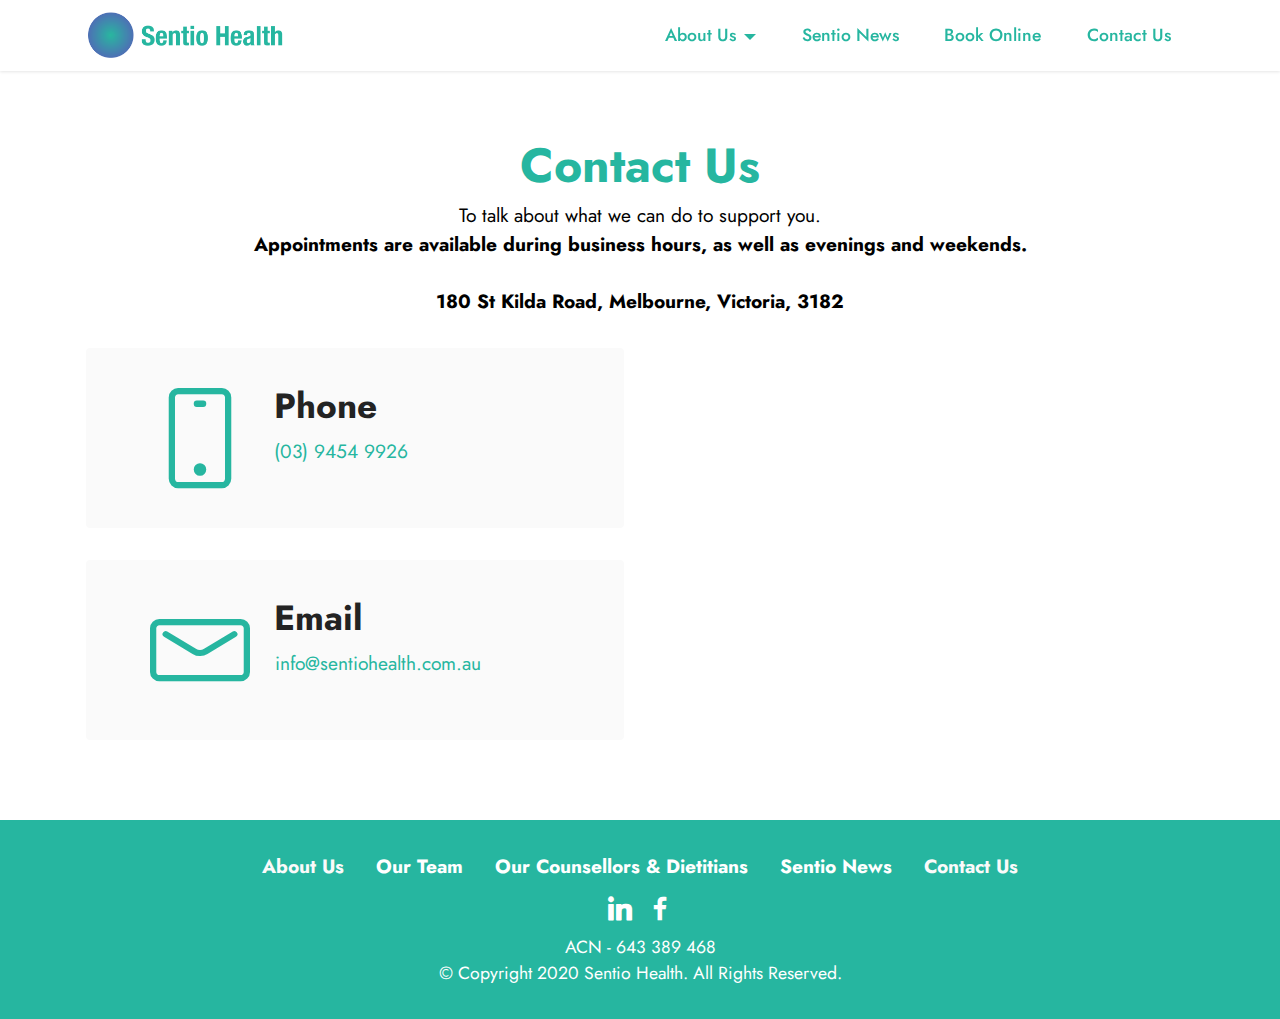
<file: page4.html>
<!DOCTYPE html>
<html  >
<head>
  <!-- Site made with Mobirise Website Builder v5.0.22, https://mobirise.com -->
  <meta charset="UTF-8">
  <meta http-equiv="X-UA-Compatible" content="IE=edge">
  <meta name="generator" content="Mobirise v5.0.22, mobirise.com">
  <meta name="viewport" content="width=device-width, initial-scale=1, minimum-scale=1">
  <link rel="shortcut icon" href="assets/images/sentiohealth-fav-01-128x128.png" type="image/x-icon">
  <meta name="description" content="">
  
  
  <title>Contact Us</title>
  <link rel="stylesheet" href="assets/web/assets/mobirise-icons-bold/mobirise-icons-bold.css">
  <link rel="stylesheet" href="assets/tether/tether.min.css">
  <link rel="stylesheet" href="assets/bootstrap/css/bootstrap.min.css">
  <link rel="stylesheet" href="assets/bootstrap/css/bootstrap-grid.min.css">
  <link rel="stylesheet" href="assets/bootstrap/css/bootstrap-reboot.min.css">
  <link rel="stylesheet" href="assets/dropdown/css/style.css">
  <link rel="stylesheet" href="assets/socicon/css/styles.css">
  <link rel="stylesheet" href="assets/theme/css/style.css">
  <link rel="preload" as="style" href="assets/mobirise/css/mbr-additional.css"><link rel="stylesheet" href="assets/mobirise/css/mbr-additional.css" type="text/css">
  
  
  
  
</head>
<body>
  
  <section class="menu menu1 cid-s74w5w3Avq" once="menu" id="menu1-5">
    

    <nav class="navbar navbar-dropdown navbar-fixed-top navbar-expand-lg">
        <div class="container">
            <div class="navbar-brand">
                <span class="navbar-logo">
                    
                        <a href="index.html"><img src="assets/images/sentiohealth-logo-1-384x93.png" alt="Sentio Health" title="Sentio Health Logo" style="height: 3rem;"></a>
                    
                </span>
                
            </div>
            <button class="navbar-toggler" type="button" data-toggle="collapse" data-target="#navbarSupportedContent" aria-controls="navbarNavAltMarkup" aria-expanded="false" aria-label="Toggle navigation">
                <div class="hamburger">
                    <span></span>
                    <span></span>
                    <span></span>
                    <span></span>
                </div>
            </button>
            <div class="collapse navbar-collapse" id="navbarSupportedContent">
                <ul class="navbar-nav nav-dropdown nav-right" data-app-modern-menu="true"><li class="nav-item dropdown"><a class="nav-link link dropdown-toggle text-primary display-4" href="#" data-toggle="dropdown-submenu" aria-expanded="false">About Us<br></a><div class="dropdown-menu"><a class="dropdown-item text-primary display-4" href="page1.html" aria-expanded="false">About Us<br></a><a class="dropdown-item text-primary display-4" href="page2.html" aria-expanded="false">Our Team<br></a><a class="dropdown-item text-primary display-4" href="page7.html" aria-expanded="false">Our Counsellors &amp; Dietitians</a></div></li>
                    
                    <li class="nav-item"><a class="nav-link link text-primary display-4" href="page3.html" aria-expanded="false">Sentio News</a></li><li class="nav-item"><a class="nav-link link text-primary display-4" href="page8.html" aria-expanded="false">Book Online</a>
                    </li><li class="nav-item"><a class="nav-link link text-primary display-4" href="page4.html" aria-expanded="false">Contact Us</a></li></ul>
                
                
            </div>
        </div>
    </nav>
</section>

<section class="engine"><a href="https://mobirise.info/a">online site builder</a></section><section class="map1 cid-s77MG63a0z" id="contacts3-p">

    
    <div class="container">
        <div class="mbr-section-head">
            <h3 class="mbr-section-title mbr-fonts-style align-center mb-0 display-2">
                <strong>Contact Us</strong></h3>
            <h4 class="mbr-section-subtitle mbr-fonts-style align-center mb-0 mt-2 display-7">To talk about what we can do to support you. <br><strong>Appointments are available during business hours, as well as evenings and weekends.</strong><br><br><strong>180 St Kilda Road, Melbourne, Victoria, 3182</strong></h4>
        </div>
        <div class="row justify-content-center mt-4">
            <div class="card col-12 col-md-6">
                <div class="card-wrapper">
                    <div class="image-wrapper">
                        <span class="mbr-iconfont mbrib-mobile2" style="font-size: 100px;"></span>
                    </div>
                    <div class="text-wrapper">
                        <h6 class="card-title mbr-fonts-style mb-1 display-5">
                            <strong>Phone</strong>
                        </h6>
                        <p class="mbr-text mbr-fonts-style display-7"><a href="tel:(03) 9454 9926" class="text-primary">(03) 9454 9926&nbsp; &nbsp; &nbsp; &nbsp; &nbsp; &nbsp; &nbsp; &nbsp; &nbsp; &nbsp; &nbsp; &nbsp; &nbsp;</a></p>
                    </div>
                </div>
                <div class="card-wrapper">
                    <div class="image-wrapper">
                        <span class="mbr-iconfont mbrib-letter" style="font-size: 100px;"></span>
                    </div>
                    <div class="text-wrapper">
                        <h6 class="card-title mbr-fonts-style mb-1 display-5">
                            <strong>Email</strong>
                        </h6>
                        <p class="mbr-text mbr-fonts-style display-7"><a href="mailto:info@sentiohealth.com.au" class="text-primary">info@sentiohealth.com.au</a>&nbsp; &nbsp; &nbsp; &nbsp; &nbsp; &nbsp; &nbsp; &nbsp; &nbsp; &nbsp; &nbsp; &nbsp;</p>
                    </div>
                </div>
            </div>
            <div class="map-wrapper col-12 col-md-6">
                <div class="google-map"><iframe frameborder="0" style="border:0" src="https://www.google.com/maps/embed/v1/place?key=AIzaSyCy9r70T3NYf3PhvVflTo0_zdif2_IoIYs&amp;q=place_id:ChIJZ8DkmkFo1moRcfdBVVagYLQ" allowfullscreen=""></iframe></div>
            </div>
        </div>
    </div>
</section>

<section class="footer3 cid-s74y4w4gPs" once="footers" id="footer3-7">

    

    

    <div class="container">
        <div class="media-container-row align-center mbr-white">
            <div class="row row-links">
                <ul class="foot-menu">
                    
                    
                    
                    
                    
                <li class="foot-menu-item mbr-fonts-style display-7">
                        <a class="text-white mbr-bold text-primary" href="page1.html" target="_blank">About Us</a>
                    </li><li class="foot-menu-item mbr-fonts-style display-7"><a href="page2.html" class="text-secondary"><strong>Our Team</strong></a></li><li class="foot-menu-item mbr-fonts-style display-7"><a href="page7.html" class="text-secondary"><strong>Our Counsellors &amp; Dietitians</strong></a></li><li class="foot-menu-item mbr-fonts-style display-7">
                        <a class="mbr-bold text-secondary" href="page3.html" target="_blank">Sentio News</a>
                    </li><li class="foot-menu-item mbr-fonts-style display-7">
                        <a class="text-white mbr-bold text-primary" href="page4.html" target="_blank">Contact Us</a></li></ul>
            </div>
            <div class="row social-row">
                <div class="social-list align-right pb-2">
                    
                    
                    
                    
                    
                    
                <div class="soc-item">
                        
                            <span class="mbr-iconfont mbr-iconfont-social socicon-linkedin socicon"></span>
                        
                    </div><div class="soc-item">
                        
                            <span class="mbr-iconfont mbr-iconfont-social socicon-facebook socicon"></span>
                        
                    </div></div>
            </div>
            <div class="row row-copirayt">
                <p class="mbr-text mb-0 mbr-fonts-style mbr-white align-center display-4">
                    ACN -  643 389 468<br>© Copyright 2020 Sentio Health. All Rights Reserved.<br>
                </p>
            </div>
        </div>
    </div>
</section>


  <script src="assets/web/assets/jquery/jquery.min.js"></script>
  <script src="assets/popper/popper.min.js"></script>
  <script src="assets/tether/tether.min.js"></script>
  <script src="assets/bootstrap/js/bootstrap.min.js"></script>
  <script src="assets/smoothscroll/smooth-scroll.js"></script>
  <script src="assets/dropdown/js/nav-dropdown.js"></script>
  <script src="assets/dropdown/js/navbar-dropdown.js"></script>
  <script src="assets/touchswipe/jquery.touch-swipe.min.js"></script>
  <script src="assets/theme/js/script.js"></script>
  
  
  
 <div id="scrollToTop" class="scrollToTop mbr-arrow-up"><a style="text-align: center;"><i class="mbr-arrow-up-icon mbr-arrow-up-icon-cm cm-icon cm-icon-smallarrow-up"></i></a></div>
  </body>
</html>
</file>
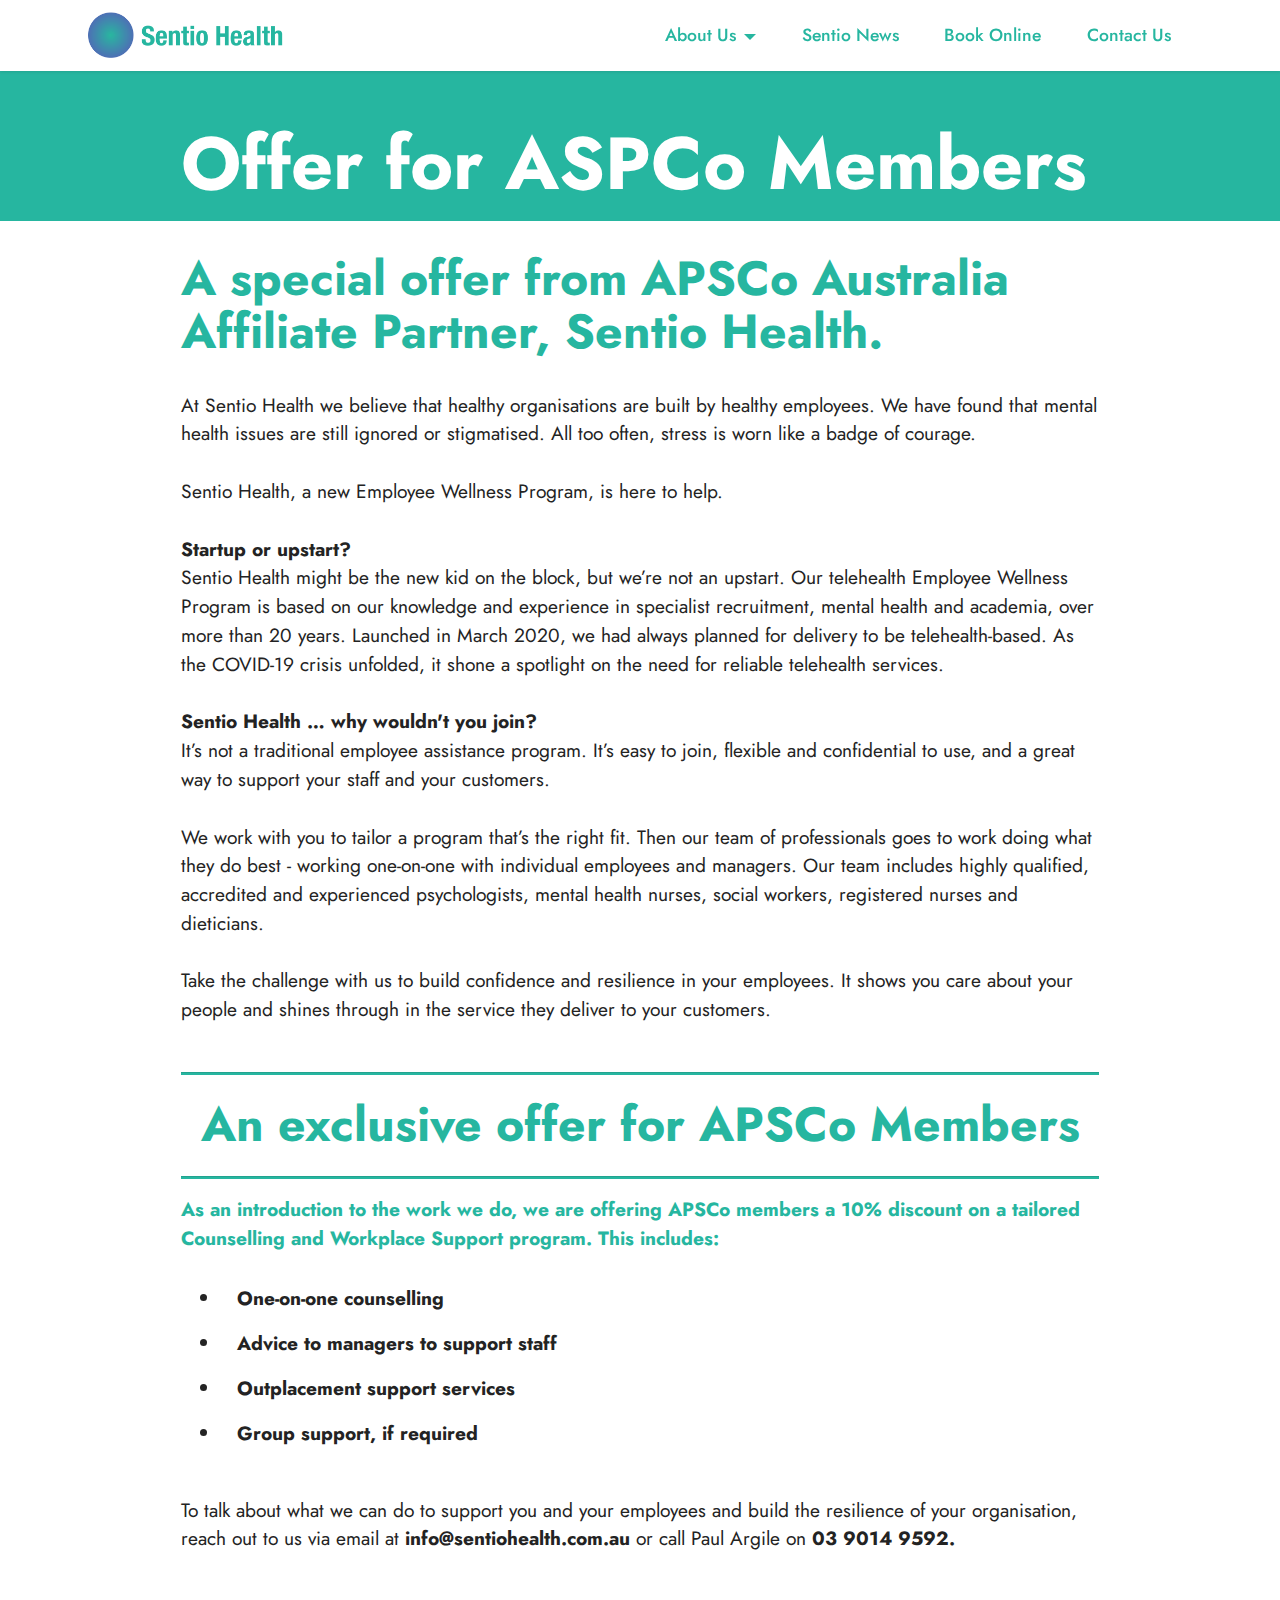
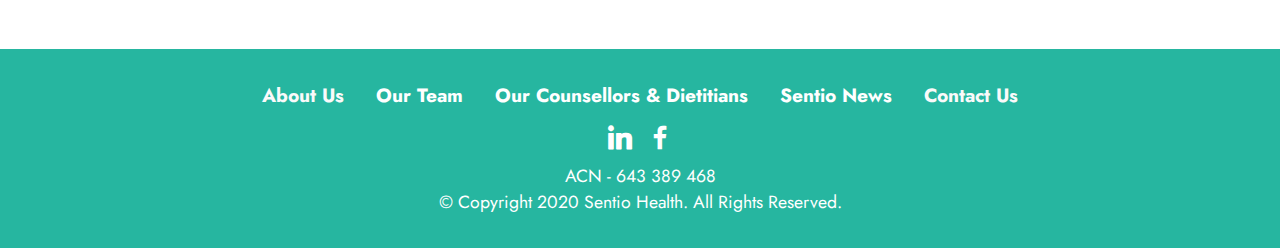
<file: page6.html>
<!DOCTYPE html>
<html  >
<head>
  <!-- Site made with Mobirise Website Builder v5.0.22, https://mobirise.com -->
  <meta charset="UTF-8">
  <meta http-equiv="X-UA-Compatible" content="IE=edge">
  <meta name="generator" content="Mobirise v5.0.22, mobirise.com">
  <meta name="viewport" content="width=device-width, initial-scale=1, minimum-scale=1">
  <link rel="shortcut icon" href="assets/images/sentiohealth-fav-01-128x128.png" type="image/x-icon">
  <meta name="description" content="">
  
  
  <title>APSCO</title>
  <link rel="stylesheet" href="assets/tether/tether.min.css">
  <link rel="stylesheet" href="assets/bootstrap/css/bootstrap.min.css">
  <link rel="stylesheet" href="assets/bootstrap/css/bootstrap-grid.min.css">
  <link rel="stylesheet" href="assets/bootstrap/css/bootstrap-reboot.min.css">
  <link rel="stylesheet" href="assets/dropdown/css/style.css">
  <link rel="stylesheet" href="assets/socicon/css/styles.css">
  <link rel="stylesheet" href="assets/theme/css/style.css">
  <link rel="preload" as="style" href="assets/mobirise/css/mbr-additional.css"><link rel="stylesheet" href="assets/mobirise/css/mbr-additional.css" type="text/css">
  
  
  
  
</head>
<body>
  
  <section class="menu menu1 cid-s74w5w3Avq" once="menu" id="menu1-u">
    

    <nav class="navbar navbar-dropdown navbar-fixed-top navbar-expand-lg">
        <div class="container">
            <div class="navbar-brand">
                <span class="navbar-logo">
                    
                        <a href="index.html"><img src="assets/images/sentiohealth-logo-1-384x93.png" alt="Sentio Health" title="Sentio Health Logo" style="height: 3rem;"></a>
                    
                </span>
                
            </div>
            <button class="navbar-toggler" type="button" data-toggle="collapse" data-target="#navbarSupportedContent" aria-controls="navbarNavAltMarkup" aria-expanded="false" aria-label="Toggle navigation">
                <div class="hamburger">
                    <span></span>
                    <span></span>
                    <span></span>
                    <span></span>
                </div>
            </button>
            <div class="collapse navbar-collapse" id="navbarSupportedContent">
                <ul class="navbar-nav nav-dropdown nav-right" data-app-modern-menu="true"><li class="nav-item dropdown"><a class="nav-link link dropdown-toggle text-primary display-4" href="#" data-toggle="dropdown-submenu" aria-expanded="false">About Us<br></a><div class="dropdown-menu"><a class="dropdown-item text-primary display-4" href="page1.html" aria-expanded="false">About Us<br></a><a class="dropdown-item text-primary display-4" href="page2.html" aria-expanded="false">Our Team<br></a><a class="dropdown-item text-primary display-4" href="page7.html" aria-expanded="false">Our Counsellors &amp; Dietitians</a></div></li>
                    
                    <li class="nav-item"><a class="nav-link link text-primary display-4" href="page3.html" aria-expanded="false">Sentio News</a></li><li class="nav-item"><a class="nav-link link text-primary display-4" href="page8.html" aria-expanded="false">Book Online</a>
                    </li><li class="nav-item"><a class="nav-link link text-primary display-4" href="page4.html" aria-expanded="false">Contact Us</a></li></ul>
                
                
            </div>
        </div>
    </nav>
</section>

<section class="engine"><a href="https://mobirise.info/k">develop own website</a></section><section class="header20 cid-s77UzrBkD6" id="header20-w">

    

    

    <div class="align-center container">
        <div class="row justify-content-center">
            <div class="col-12 col-lg-10">
                <h1 class="mbr-section-title mbr-fonts-style mb-3 display-1"><strong>Offer for ASPCo Members</strong></h1>
                
                
                
            </div>
        </div>
    </div>
</section>

<section class="content2 cid-s77UQoBE8h" id="content2-x">
    
    <div class="container">
        <div class="row justify-content-center">
            <div class="col-md-12 col-lg-10">
                
                <h4 class="mbr-section-subtitle mbr-fonts-style mb-4 display-2"><strong>A special offer from APSCo Australia Affiliate Partner, Sentio Health.</strong></h4>
                <p class="mbr-text mbr-fonts-style display-7">At Sentio Health we believe that healthy organisations are built by healthy employees. We have found that mental health issues are still ignored or stigmatised. All too often, stress is worn like a badge of courage.<br><br>Sentio Health, a new Employee Wellness Program, is here to help.<br><br><strong>Startup or upstart?</strong><br>Sentio Health might be the new kid on the block, but we’re not an upstart. Our telehealth Employee Wellness Program is based on our knowledge and experience in specialist recruitment, mental health and academia, over more than 20 years. Launched in March 2020, we had always planned for delivery to be telehealth-based. As the COVID-19 crisis unfolded, it shone a spotlight on the need for reliable telehealth services.<br><br><strong>Sentio Health … why wouldn't you join?</strong><br>It’s not a traditional employee assistance program. It’s easy to join, flexible and confidential to use, and a great way to support your staff and your customers.<br><br>We work with you to tailor a program that’s the right fit. Then our team of professionals goes to work doing what they do best - working one-on-one with individual employees and managers. Our team includes highly qualified, accredited and experienced psychologists, mental health nurses, social workers, registered nurses and dieticians.<br><br>Take the challenge with us to build confidence and resilience in your employees. It shows you care about your people and shines through in the service they deliver to your customers.<br></p>
            </div>
        </div>
    </div>
</section>

<section class="content3 cid-s77X2GDOrk" id="content3-z">
    
    <div class="container">
        <div class="row justify-content-center">
            <div class="col-md-12 col-lg-10">
                <hr class="line">
                <p class="mbr-text align-center mbr-fonts-style my-4 display-2"><strong>An exclusive offer for APSCo Members</strong><br></p>
                <hr class="line">
            </div>
        </div>
    </div>
</section>

<section class="content5 cid-s77VoWTFqE" id="content5-y">
    
    <div class="container">
        <div class="row justify-content-center">
            <div class="counter-container col-md-12 col-lg-10">
                <h4 class="mbr-section-title mbr-fonts-style mb-4 display-7"><strong>As an introduction to the work we do, we are offering APSCo members a 10% discount on a tailored Counselling and Workplace Support program. This includes:</strong></h4>
                <div class="mbr-text mbr-fonts-style display-7">
                    <ul>
                        <li><strong>One-on-one counselling</strong></li>
                        <li><strong>Advice to managers to support staff</strong></li>
                        <li><strong>Outplacement support services</strong></li><li><strong>Group support, if required</strong></li>
                    </ul>
                </div>
            </div>
        </div>
    </div>
</section>

<section class="content2 cid-s77XrhZ0BP" id="content2-10">
    
    <div class="container">
        <div class="row justify-content-center">
            <div class="col-md-12 col-lg-10">
                
                
                <p class="mbr-text mbr-fonts-style display-7">
                    To talk about what we can do to support you and your employees and build the resilience of your organisation, reach out to us via email at <strong>info@sentiohealth.com.au</strong> or call Paul Argile on <strong>03 9014 9592.</strong></p>
            </div>
        </div>
    </div>
</section>

<section class="footer3 cid-s74y4w4gPs" once="footers" id="footer3-v">

    

    

    <div class="container">
        <div class="media-container-row align-center mbr-white">
            <div class="row row-links">
                <ul class="foot-menu">
                    
                    
                    
                    
                    
                <li class="foot-menu-item mbr-fonts-style display-7">
                        <a class="text-white mbr-bold text-primary" href="page1.html" target="_blank">About Us</a>
                    </li><li class="foot-menu-item mbr-fonts-style display-7"><a href="page2.html" class="text-secondary"><strong>Our Team</strong></a></li><li class="foot-menu-item mbr-fonts-style display-7"><a href="page7.html" class="text-secondary"><strong>Our Counsellors &amp; Dietitians</strong></a></li><li class="foot-menu-item mbr-fonts-style display-7">
                        <a class="mbr-bold text-secondary" href="page3.html" target="_blank">Sentio News</a>
                    </li><li class="foot-menu-item mbr-fonts-style display-7">
                        <a class="text-white mbr-bold text-primary" href="page4.html" target="_blank">Contact Us</a></li></ul>
            </div>
            <div class="row social-row">
                <div class="social-list align-right pb-2">
                    
                    
                    
                    
                    
                    
                <div class="soc-item">
                        
                            <span class="mbr-iconfont mbr-iconfont-social socicon-linkedin socicon"></span>
                        
                    </div><div class="soc-item">
                        
                            <span class="mbr-iconfont mbr-iconfont-social socicon-facebook socicon"></span>
                        
                    </div></div>
            </div>
            <div class="row row-copirayt">
                <p class="mbr-text mb-0 mbr-fonts-style mbr-white align-center display-4">
                    ACN -  643 389 468<br>© Copyright 2020 Sentio Health. All Rights Reserved.<br>
                </p>
            </div>
        </div>
    </div>
</section>


  <script src="assets/web/assets/jquery/jquery.min.js"></script>
  <script src="assets/popper/popper.min.js"></script>
  <script src="assets/tether/tether.min.js"></script>
  <script src="assets/bootstrap/js/bootstrap.min.js"></script>
  <script src="assets/smoothscroll/smooth-scroll.js"></script>
  <script src="assets/dropdown/js/nav-dropdown.js"></script>
  <script src="assets/dropdown/js/navbar-dropdown.js"></script>
  <script src="assets/touchswipe/jquery.touch-swipe.min.js"></script>
  <script src="assets/theme/js/script.js"></script>
  
  
  
 <div id="scrollToTop" class="scrollToTop mbr-arrow-up"><a style="text-align: center;"><i class="mbr-arrow-up-icon mbr-arrow-up-icon-cm cm-icon cm-icon-smallarrow-up"></i></a></div>
  </body>
</html>
</file>
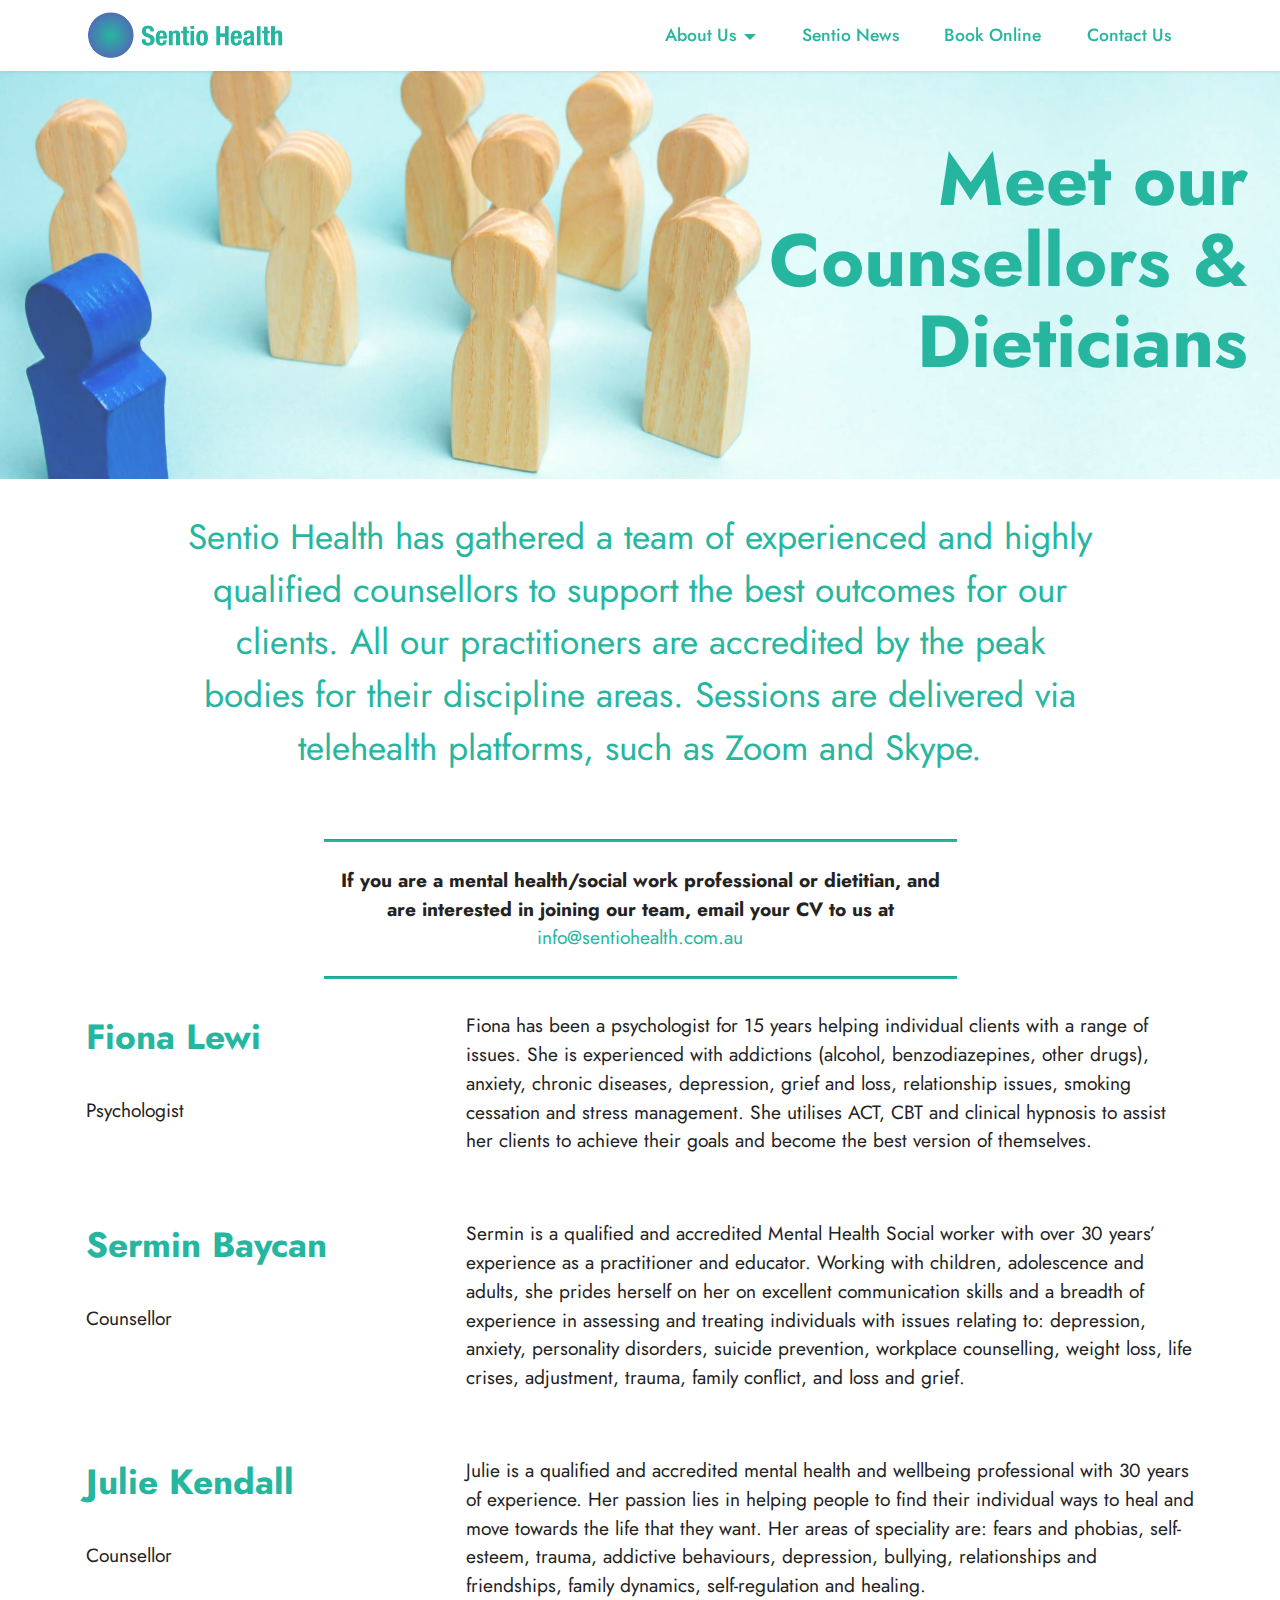
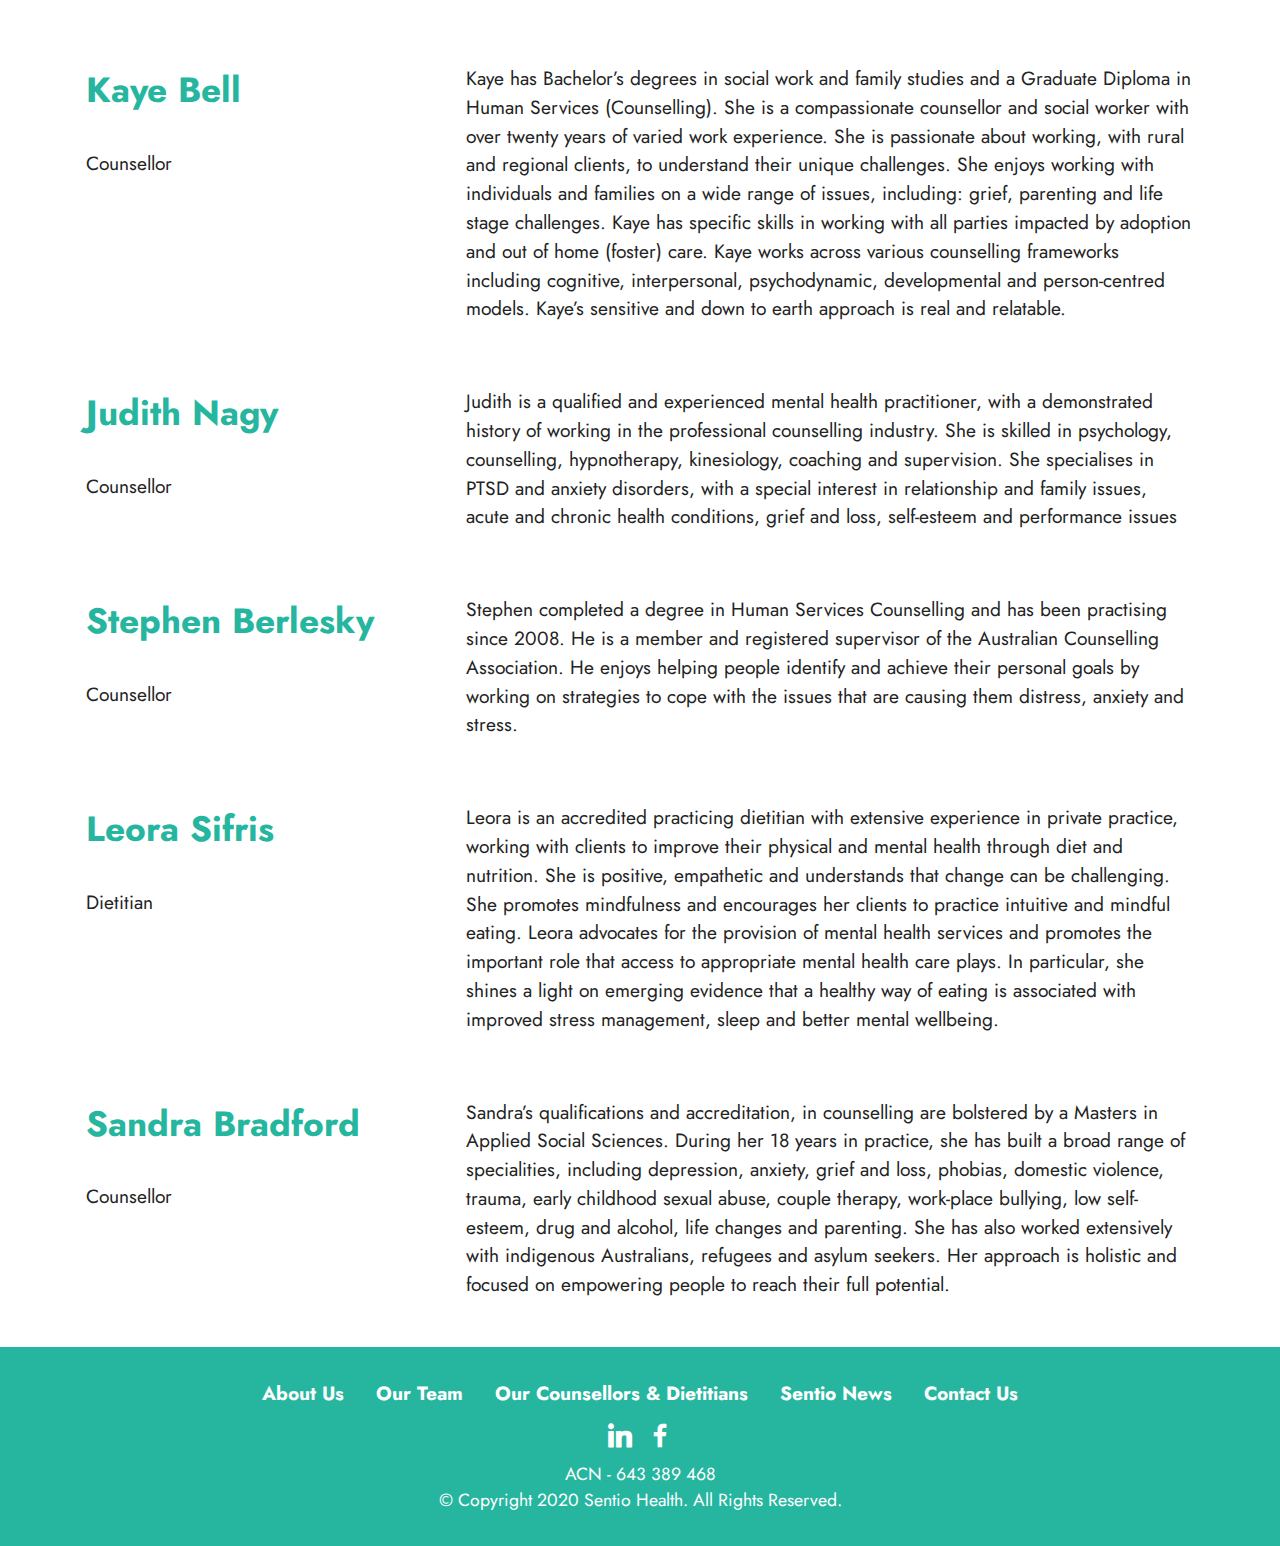
<file: page7.html>
<!DOCTYPE html>
<html  >
<head>
  <!-- Site made with Mobirise Website Builder v5.0.22, https://mobirise.com -->
  <meta charset="UTF-8">
  <meta http-equiv="X-UA-Compatible" content="IE=edge">
  <meta name="generator" content="Mobirise v5.0.22, mobirise.com">
  <meta name="viewport" content="width=device-width, initial-scale=1, minimum-scale=1">
  <link rel="shortcut icon" href="assets/images/sentiohealth-fav-01-128x128.png" type="image/x-icon">
  <meta name="description" content="">
  
  
  <title>Our Counsellors &amp; Dieticians</title>
  <link rel="stylesheet" href="assets/tether/tether.min.css">
  <link rel="stylesheet" href="assets/bootstrap/css/bootstrap.min.css">
  <link rel="stylesheet" href="assets/bootstrap/css/bootstrap-grid.min.css">
  <link rel="stylesheet" href="assets/bootstrap/css/bootstrap-reboot.min.css">
  <link rel="stylesheet" href="assets/dropdown/css/style.css">
  <link rel="stylesheet" href="assets/socicon/css/styles.css">
  <link rel="stylesheet" href="assets/theme/css/style.css">
  <link rel="preload" as="style" href="assets/mobirise/css/mbr-additional.css"><link rel="stylesheet" href="assets/mobirise/css/mbr-additional.css" type="text/css">
  
  
  
  
</head>
<body>
  
  <section class="menu menu1 cid-s7g6xwsxL5" once="menu" id="menu1-12">
    

    <nav class="navbar navbar-dropdown navbar-fixed-top navbar-expand-lg">
        <div class="container">
            <div class="navbar-brand">
                <span class="navbar-logo">
                    
                        <a href="index.html"><img src="assets/images/sentiohealth-logo-1-384x93.png" alt="Sentio Health" title="Sentio Health Logo" style="height: 3rem;"></a>
                    
                </span>
                
            </div>
            <button class="navbar-toggler" type="button" data-toggle="collapse" data-target="#navbarSupportedContent" aria-controls="navbarNavAltMarkup" aria-expanded="false" aria-label="Toggle navigation">
                <div class="hamburger">
                    <span></span>
                    <span></span>
                    <span></span>
                    <span></span>
                </div>
            </button>
            <div class="collapse navbar-collapse" id="navbarSupportedContent">
                <ul class="navbar-nav nav-dropdown nav-right" data-app-modern-menu="true"><li class="nav-item dropdown"><a class="nav-link link dropdown-toggle text-primary display-4" href="#" data-toggle="dropdown-submenu" aria-expanded="false">About Us<br></a><div class="dropdown-menu"><a class="dropdown-item text-primary display-4" href="page1.html" aria-expanded="false">About Us<br></a><a class="dropdown-item text-primary display-4" href="page2.html" aria-expanded="false">Our Team<br></a><a class="dropdown-item text-primary display-4" href="page7.html" aria-expanded="false">Our Counsellors &amp; Dietitians</a></div></li>
                    
                    <li class="nav-item"><a class="nav-link link text-primary display-4" href="page3.html" aria-expanded="false">Sentio News</a></li><li class="nav-item"><a class="nav-link link text-primary display-4" href="page8.html" aria-expanded="false">Book Online</a>
                    </li><li class="nav-item"><a class="nav-link link text-primary display-4" href="page4.html" aria-expanded="false">Contact Us</a></li></ul>
                
                
            </div>
        </div>
    </nav>
</section>

<section class="engine"><a href="https://mobirise.info/t">free amp templates</a></section><section class="header18 cid-s7g6xx2qbh" id="header18-13">

    

    <div class="mbr-overlay" style="opacity: 0.2; background-color: rgb(255, 255, 255);"></div>

    <div class="align-center container-fluid">
        <div class="row justify-content-end">
            <div class="col-12 col-lg-7">
                
                <h2 class="mbr-section-title mbr-fonts-style mb-3 display-1"><strong>Meet our Counsellors &amp; Dieticians</strong></h2>
                
                
            </div>
        </div>
    </div>
</section>

<section class="content1 cid-s7g9s0IGYr" id="content1-1f">
    
    <div class="container">
        <div class="row justify-content-center">
            <div class="title col-md-12 col-lg-10">
                
                <h4 class="mbr-section-subtitle align-center mbr-fonts-style mb-4 display-5">Sentio Health has gathered a team of experienced and highly qualified counsellors to support the best outcomes for our clients. All our practitioners are accredited by the peak bodies for their discipline areas. Sessions are delivered via telehealth platforms, such as Zoom and Skype.</h4>
                
            </div>
        </div>
    </div>
</section>

<section class="content3 cid-s7g92Sj9TK" id="content3-1e">
    
    <div class="container">
        <div class="row justify-content-center">
            <div class="col-md-12 col-lg-7">
                <hr class="line">
                <p class="mbr-text align-center mbr-fonts-style my-4 display-7"><strong>If you are a mental health/social work professional or dietitian, and are interested in joining our team, email your CV to us at <a href="mailto:info@sentiohealth.com.au" class="text-primary">info@sentiohealth.com.au</a></strong></p>
                <hr class="line">
            </div>
        </div>
    </div>
</section>

<section class="content7 cid-s7g6xxn7wp" id="content7-14">
    
    <div class="container">
        <div class="row justify-content-center">
            <div class="col-12 col-md">
                <h5 class="mbr-section-title mbr-fonts-style mb-4 display-5"><strong>Fiona Lewi</strong></h5>
                <h6 class="mbr-section-subtitle mbr-fonts-style mb-4 display-7">Psychologist</h6>
            </div>
            <div class="col-md-12 col-lg-8">
                <p class="mbr-text mbr-fonts-style display-7">Fiona has been a psychologist for 15 years helping individual clients with a range of issues. She is experienced with addictions (alcohol, benzodiazepines, other drugs), anxiety, chronic diseases, depression, grief and loss, relationship issues, smoking cessation and stress management. She utilises ACT, CBT and clinical hypnosis to assist her clients to achieve their goals and become the best version of themselves.</p>
            </div>
        </div>
    </div>
</section>

<section class="content7 cid-s7g6xxCVVj" id="content7-15">
    
    <div class="container">
        <div class="row justify-content-center">
            <div class="col-12 col-md">
                <h5 class="mbr-section-title mbr-fonts-style mb-4 display-5"><strong>Sermin Baycan&nbsp;</strong></h5>
                <h6 class="mbr-section-subtitle mbr-fonts-style mb-4 display-7">Counsellor</h6>
            </div>
            <div class="col-md-12 col-lg-8">
                <p class="mbr-text mbr-fonts-style display-7">Sermin is a qualified and accredited Mental Health Social worker with over 30 years’ experience as a practitioner and educator. Working with children, adolescence and adults, she prides herself on her on excellent communication skills and a breadth of experience in assessing and treating individuals with issues relating to: depression, anxiety, personality disorders, suicide prevention, workplace counselling, weight loss, life crises, adjustment, trauma, family conflict, and loss and grief.</p>
            </div>
        </div>
    </div>
</section>

<section class="content7 cid-s7g6xxS2El" id="content7-16">
    
    <div class="container">
        <div class="row justify-content-center">
            <div class="col-12 col-md">
                <h5 class="mbr-section-title mbr-fonts-style mb-4 display-5"><strong>Julie Kendall&nbsp;</strong></h5>
                <h6 class="mbr-section-subtitle mbr-fonts-style mb-4 display-7">Counsellor</h6>
            </div>
            <div class="col-md-12 col-lg-8">
                <p class="mbr-text mbr-fonts-style display-7">Julie is a qualified and accredited mental health and wellbeing professional with 30 years of experience. Her passion lies in helping people to find their individual ways to heal and move towards the life that they want. Her areas of speciality are: fears and phobias, self-esteem, trauma, addictive behaviours, depression, bullying, relationships and friendships, family dynamics, self-regulation and healing. </p>
            </div>
        </div>
    </div>
</section>

<section class="content7 cid-s7g6xy8J1Z" id="content7-17">
    
    <div class="container">
        <div class="row justify-content-center">
            <div class="col-12 col-md">
                <h5 class="mbr-section-title mbr-fonts-style mb-4 display-5"><strong>Kaye Bell&nbsp;</strong></h5>
                <h6 class="mbr-section-subtitle mbr-fonts-style mb-4 display-7">Counsellor</h6>
            </div>
            <div class="col-md-12 col-lg-8">
                <p class="mbr-text mbr-fonts-style display-7">Kaye has Bachelor’s degrees in social work and family studies and a Graduate Diploma in Human Services (Counselling). She is a compassionate counsellor and social worker with over twenty years of varied work experience. She is passionate about working, with rural and regional clients, to understand their unique challenges. She enjoys working with individuals and families on a wide range of issues, including: grief, parenting and life stage challenges. Kaye has specific skills in working with all parties impacted by adoption and out of home (foster) care. Kaye works across various counselling frameworks including cognitive, interpersonal, psychodynamic, developmental and person-centred models. Kaye’s sensitive and down to earth approach is real and relatable.  </p>
            </div>
        </div>
    </div>
</section>

<section class="content7 cid-s7g6xymPe4" id="content7-18">
    
    <div class="container">
        <div class="row justify-content-center">
            <div class="col-12 col-md">
                <h5 class="mbr-section-title mbr-fonts-style mb-4 display-5"><strong>Judith Nagy&nbsp;</strong></h5>
                <h6 class="mbr-section-subtitle mbr-fonts-style mb-4 display-7">Counsellor</h6>
            </div>
            <div class="col-md-12 col-lg-8">
                <p class="mbr-text mbr-fonts-style display-7">Judith is a qualified and experienced mental health practitioner, with a demonstrated history of working in the professional counselling industry. She is skilled in psychology, counselling, hypnotherapy, kinesiology, coaching and supervision. She specialises in PTSD and anxiety disorders, with a special interest in relationship and family issues, acute and chronic health conditions, grief and loss, self-esteem and performance issues </p>
            </div>
        </div>
    </div>
</section>

<section class="content7 cid-s7g8eblNgG" id="content7-1b">
    
    <div class="container">
        <div class="row justify-content-center">
            <div class="col-12 col-md">
                <h5 class="mbr-section-title mbr-fonts-style mb-4 display-5"><strong>Stephen Berlesky&nbsp;&nbsp;</strong></h5>
                <h6 class="mbr-section-subtitle mbr-fonts-style mb-4 display-7">Counsellor</h6>
            </div>
            <div class="col-md-12 col-lg-8">
                <p class="mbr-text mbr-fonts-style display-7">Stephen completed a degree in Human Services Counselling and has been practising since 2008. He is a member and registered supervisor of the Australian Counselling Association. He enjoys helping people identify and achieve their personal goals by working on strategies to cope with the issues that are causing them distress, anxiety and stress.  </p>
            </div>
        </div>
    </div>
</section>

<section class="content7 cid-s7g8nAtHPB" id="content7-1c">
    
    <div class="container">
        <div class="row justify-content-center">
            <div class="col-12 col-md">
                <h5 class="mbr-section-title mbr-fonts-style mb-4 display-5"><strong>Leora Sifris</strong></h5>
                <h6 class="mbr-section-subtitle mbr-fonts-style mb-4 display-7">Dietitian</h6>
            </div>
            <div class="col-md-12 col-lg-8">
                <p class="mbr-text mbr-fonts-style display-7">Leora is an accredited practicing dietitian with extensive experience in private practice, working with clients to improve their physical and mental health through diet and nutrition. She is positive, empathetic and understands that change can be challenging. She promotes mindfulness and encourages her clients to practice intuitive and mindful eating. Leora advocates for the provision of mental health services and promotes the important role that access to appropriate mental health care plays. In particular, she shines a light on emerging evidence that a healthy way of eating is associated with improved stress management, sleep and better mental wellbeing.</p>
            </div>
        </div>
    </div>
</section>

<section class="content7 cid-s7g8vvhgN1" id="content7-1d">
    
    <div class="container">
        <div class="row justify-content-center">
            <div class="col-12 col-md">
                <h5 class="mbr-section-title mbr-fonts-style mb-4 display-5"><strong>Sandra Bradford&nbsp;</strong></h5>
                <h6 class="mbr-section-subtitle mbr-fonts-style mb-4 display-7">Counsellor</h6>
            </div>
            <div class="col-md-12 col-lg-8">
                <p class="mbr-text mbr-fonts-style display-7">Sandra’s qualifications and accreditation, in counselling are bolstered by a Masters in Applied Social Sciences. During her 18 years in practice, she has built a broad range of specialities, including depression, anxiety, grief and loss, phobias, domestic violence, trauma, early childhood sexual abuse, couple therapy, work-place bullying, low self-esteem, drug and alcohol, life changes and parenting. She has also worked extensively with indigenous Australians, refugees and asylum seekers. Her approach is holistic and focused on empowering people to reach their full potential.  </p>
            </div>
        </div>
    </div>
</section>

<section class="footer3 cid-s7g6xyAuod" once="footers" id="footer3-19">

    

    

    <div class="container">
        <div class="media-container-row align-center mbr-white">
            <div class="row row-links">
                <ul class="foot-menu">
                    
                    
                    
                    
                    
                <li class="foot-menu-item mbr-fonts-style display-7">
                        <a class="text-white mbr-bold text-primary" href="page1.html" target="_blank">About Us</a>
                    </li><li class="foot-menu-item mbr-fonts-style display-7"><a href="page2.html" class="text-secondary"><strong>Our Team</strong></a></li><li class="foot-menu-item mbr-fonts-style display-7"><a href="page7.html" class="text-secondary"><strong>Our Counsellors &amp; Dietitians</strong></a></li><li class="foot-menu-item mbr-fonts-style display-7">
                        <a class="mbr-bold text-secondary" href="page3.html" target="_blank">Sentio News</a>
                    </li><li class="foot-menu-item mbr-fonts-style display-7">
                        <a class="text-white mbr-bold text-primary" href="page4.html" target="_blank">Contact Us</a></li></ul>
            </div>
            <div class="row social-row">
                <div class="social-list align-right pb-2">
                    
                    
                    
                    
                    
                    
                <div class="soc-item">
                        
                            <span class="mbr-iconfont mbr-iconfont-social socicon-linkedin socicon"></span>
                        
                    </div><div class="soc-item">
                        
                            <span class="mbr-iconfont mbr-iconfont-social socicon-facebook socicon"></span>
                        
                    </div></div>
            </div>
            <div class="row row-copirayt">
                <p class="mbr-text mb-0 mbr-fonts-style mbr-white align-center display-4">
                    ACN -  643 389 468<br>© Copyright 2020 Sentio Health. All Rights Reserved.<br>
                </p>
            </div>
        </div>
    </div>
</section>


  <script src="assets/web/assets/jquery/jquery.min.js"></script>
  <script src="assets/popper/popper.min.js"></script>
  <script src="assets/tether/tether.min.js"></script>
  <script src="assets/bootstrap/js/bootstrap.min.js"></script>
  <script src="assets/smoothscroll/smooth-scroll.js"></script>
  <script src="assets/dropdown/js/nav-dropdown.js"></script>
  <script src="assets/dropdown/js/navbar-dropdown.js"></script>
  <script src="assets/touchswipe/jquery.touch-swipe.min.js"></script>
  <script src="assets/theme/js/script.js"></script>
  
  
  
 <div id="scrollToTop" class="scrollToTop mbr-arrow-up"><a style="text-align: center;"><i class="mbr-arrow-up-icon mbr-arrow-up-icon-cm cm-icon cm-icon-smallarrow-up"></i></a></div>
  </body>
</html>
</file>
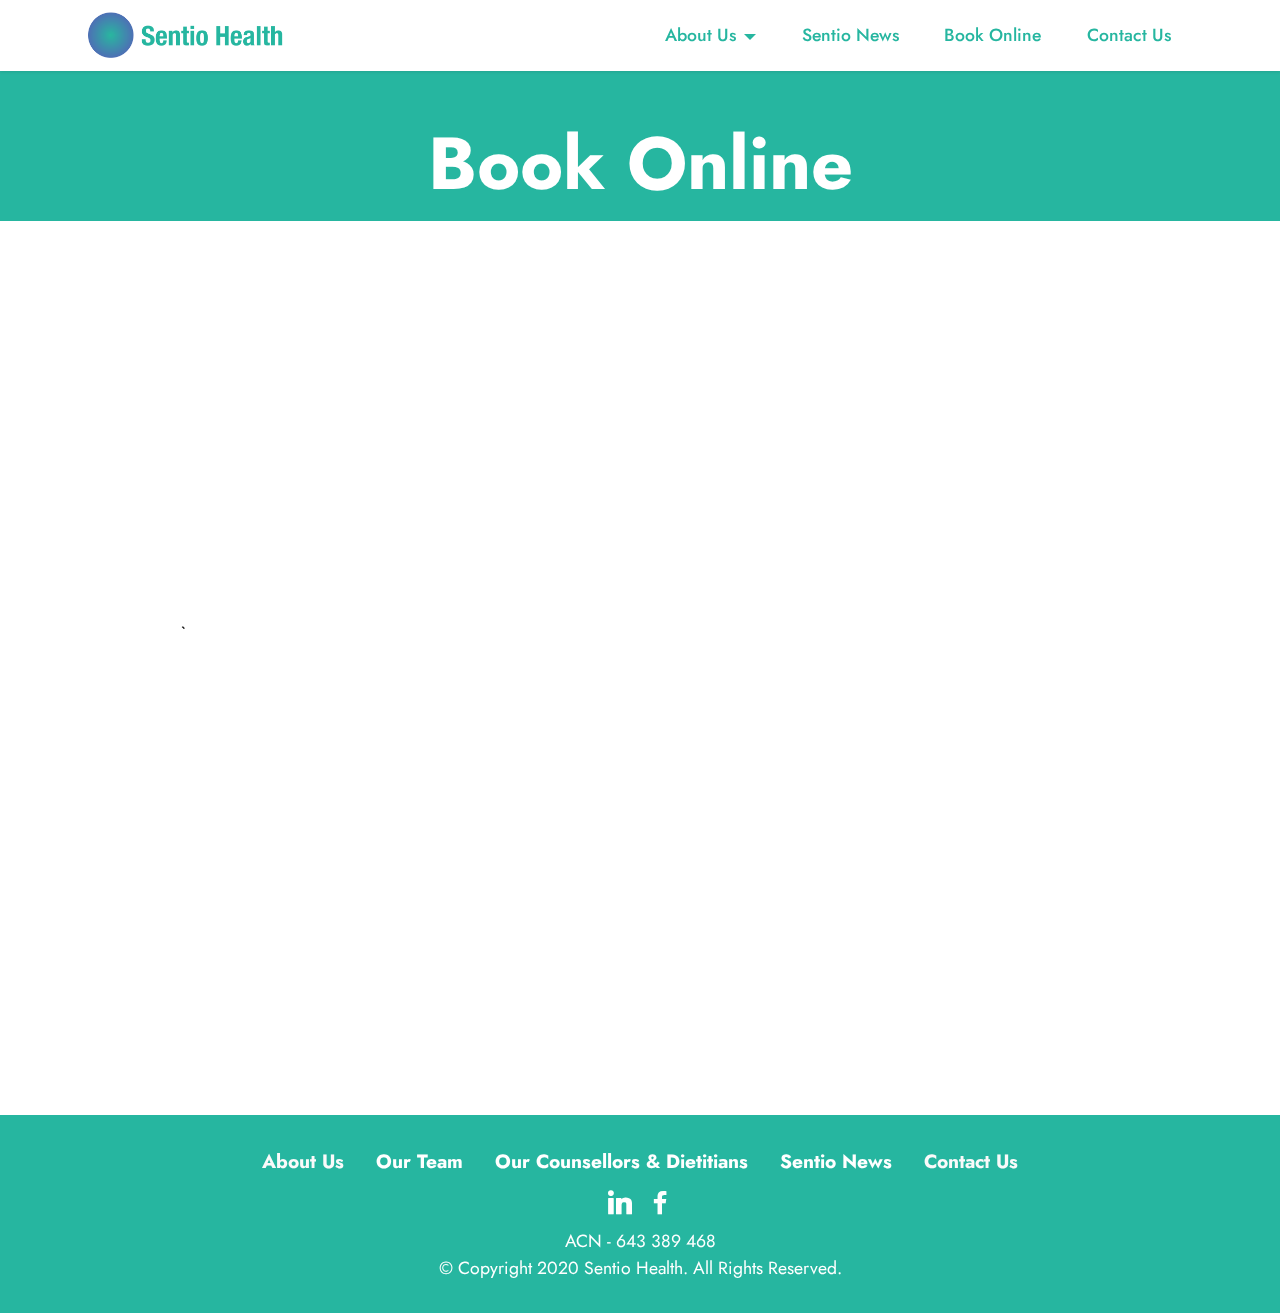
<file: page8.html>
<!DOCTYPE html>
<html  >
<head>
  <!-- Site made with Mobirise Website Builder v5.0.22, https://mobirise.com -->
  <meta charset="UTF-8">
  <meta http-equiv="X-UA-Compatible" content="IE=edge">
  <meta name="generator" content="Mobirise v5.0.22, mobirise.com">
  <meta name="viewport" content="width=device-width, initial-scale=1, minimum-scale=1">
  <link rel="shortcut icon" href="assets/images/sentiohealth-fav-01-128x128.png" type="image/x-icon">
  <meta name="description" content="">
  
  
  <title>Booking</title>
  <link rel="stylesheet" href="assets/tether/tether.min.css">
  <link rel="stylesheet" href="assets/bootstrap/css/bootstrap.min.css">
  <link rel="stylesheet" href="assets/bootstrap/css/bootstrap-grid.min.css">
  <link rel="stylesheet" href="assets/bootstrap/css/bootstrap-reboot.min.css">
  <link rel="stylesheet" href="assets/dropdown/css/style.css">
  <link rel="stylesheet" href="assets/socicon/css/styles.css">
  <link rel="stylesheet" href="assets/theme/css/style.css">
  <link rel="preload" as="style" href="assets/mobirise/css/mbr-additional.css"><link rel="stylesheet" href="assets/mobirise/css/mbr-additional.css" type="text/css">
  
  
  
  
</head>
<body>
  
  <section class="menu menu1 cid-s74w5w3Avq" once="menu" id="menu1-1p">
    

    <nav class="navbar navbar-dropdown navbar-fixed-top navbar-expand-lg">
        <div class="container">
            <div class="navbar-brand">
                <span class="navbar-logo">
                    
                        <a href="index.html"><img src="assets/images/sentiohealth-logo-1-384x93.png" alt="Sentio Health" title="Sentio Health Logo" style="height: 3rem;"></a>
                    
                </span>
                
            </div>
            <button class="navbar-toggler" type="button" data-toggle="collapse" data-target="#navbarSupportedContent" aria-controls="navbarNavAltMarkup" aria-expanded="false" aria-label="Toggle navigation">
                <div class="hamburger">
                    <span></span>
                    <span></span>
                    <span></span>
                    <span></span>
                </div>
            </button>
            <div class="collapse navbar-collapse" id="navbarSupportedContent">
                <ul class="navbar-nav nav-dropdown nav-right" data-app-modern-menu="true"><li class="nav-item dropdown"><a class="nav-link link dropdown-toggle text-primary display-4" href="#" data-toggle="dropdown-submenu" aria-expanded="false">About Us<br></a><div class="dropdown-menu"><a class="dropdown-item text-primary display-4" href="page1.html" aria-expanded="false">About Us<br></a><a class="dropdown-item text-primary display-4" href="page2.html" aria-expanded="false">Our Team<br></a><a class="dropdown-item text-primary display-4" href="page7.html" aria-expanded="false">Our Counsellors &amp; Dietitians</a></div></li>
                    
                    <li class="nav-item"><a class="nav-link link text-primary display-4" href="page3.html" aria-expanded="false">Sentio News</a></li><li class="nav-item"><a class="nav-link link text-primary display-4" href="page8.html" aria-expanded="false">Book Online</a>
                    </li><li class="nav-item"><a class="nav-link link text-primary display-4" href="page4.html" aria-expanded="false">Contact Us</a></li></ul>
                
                
            </div>
        </div>
    </nav>
</section>

<section class="engine"><a href="https://mobirise.info/i">free site creation software</a></section><section class="header20 cid-s818XwMHyW" id="header20-2d">

    

    

    <div class="align-center container">
        <div class="row justify-content-center">
            <div class="col-12 col-lg-10">
                <h1 class="mbr-section-title mbr-fonts-style mb-3 display-1"><strong>Book Online</strong></h1>
                
                
                
            </div>
        </div>
    </div>
</section>

<section class="content2 cid-s818Nw2EZI" id="content2-2c">
    
    <div class="container">
        <div class="row justify-content-center">
            <div class="col-md-12 col-lg-10">
                
                
                <p class="mbr-text mbr-fonts-style display-7"><br><br></p>
                <iframe src="https://www.halaxy.com/book/widget/paul-argile/location/522201" style="border:0;width:100%;height:100%;"></iframe>}
            </div>
        </div>
    </div>
</section>

<section class="content2 cid-s819w1JL99" id="content2-2e">
    
    <div class="container">
        <div class="row justify-content-center">
            <div class="col-md-12 col-lg-10">
                
                
                <p class="mbr-text mbr-fonts-style display-7"></p>
                <iframe src="https://www.halaxy.com/book/widget/counsellor/paul-argile/578411/522201" style="border:0;width:100%;height:100%;"></iframe>
            </div>
        </div>
    </div>
</section>

<section class="footer3 cid-s74y4w4gPs" once="footers" id="footer3-1q">

    

    

    <div class="container">
        <div class="media-container-row align-center mbr-white">
            <div class="row row-links">
                <ul class="foot-menu">
                    
                    
                    
                    
                    
                <li class="foot-menu-item mbr-fonts-style display-7">
                        <a class="text-white mbr-bold text-primary" href="page1.html" target="_blank">About Us</a>
                    </li><li class="foot-menu-item mbr-fonts-style display-7"><a href="page2.html" class="text-secondary"><strong>Our Team</strong></a></li><li class="foot-menu-item mbr-fonts-style display-7"><a href="page7.html" class="text-secondary"><strong>Our Counsellors &amp; Dietitians</strong></a></li><li class="foot-menu-item mbr-fonts-style display-7">
                        <a class="mbr-bold text-secondary" href="page3.html" target="_blank">Sentio News</a>
                    </li><li class="foot-menu-item mbr-fonts-style display-7">
                        <a class="text-white mbr-bold text-primary" href="page4.html" target="_blank">Contact Us</a></li></ul>
            </div>
            <div class="row social-row">
                <div class="social-list align-right pb-2">
                    
                    
                    
                    
                    
                    
                <div class="soc-item">
                        
                            <span class="mbr-iconfont mbr-iconfont-social socicon-linkedin socicon"></span>
                        
                    </div><div class="soc-item">
                        
                            <span class="mbr-iconfont mbr-iconfont-social socicon-facebook socicon"></span>
                        
                    </div></div>
            </div>
            <div class="row row-copirayt">
                <p class="mbr-text mb-0 mbr-fonts-style mbr-white align-center display-4">
                    ACN -  643 389 468<br>© Copyright 2020 Sentio Health. All Rights Reserved.<br>
                </p>
            </div>
        </div>
    </div>
</section>


  <script src="assets/web/assets/jquery/jquery.min.js"></script>
  <script src="assets/popper/popper.min.js"></script>
  <script src="assets/tether/tether.min.js"></script>
  <script src="assets/bootstrap/js/bootstrap.min.js"></script>
  <script src="assets/smoothscroll/smooth-scroll.js"></script>
  <script src="assets/dropdown/js/nav-dropdown.js"></script>
  <script src="assets/dropdown/js/navbar-dropdown.js"></script>
  <script src="assets/touchswipe/jquery.touch-swipe.min.js"></script>
  <script src="assets/theme/js/script.js"></script>
  
  
  
 <div id="scrollToTop" class="scrollToTop mbr-arrow-up"><a style="text-align: center;"><i class="mbr-arrow-up-icon mbr-arrow-up-icon-cm cm-icon cm-icon-smallarrow-up"></i></a></div>
  </body>
</html>
</file>
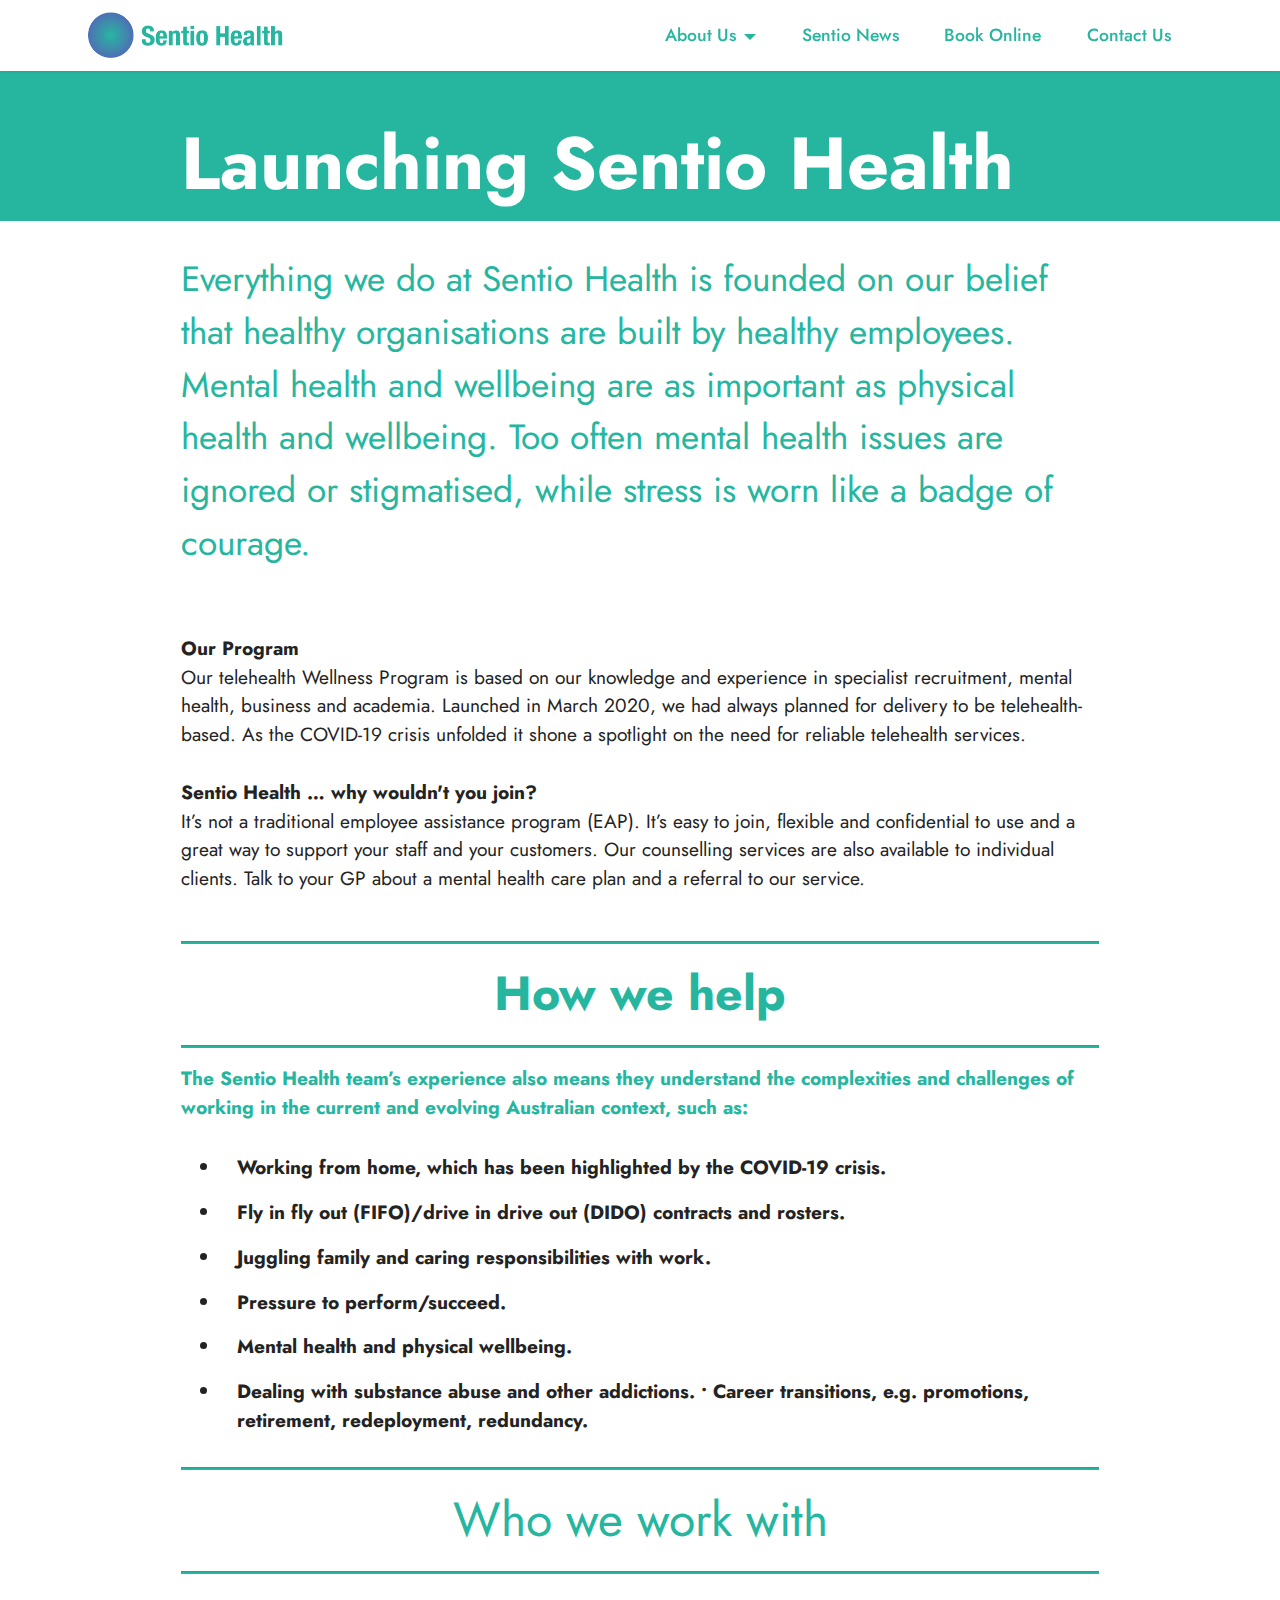
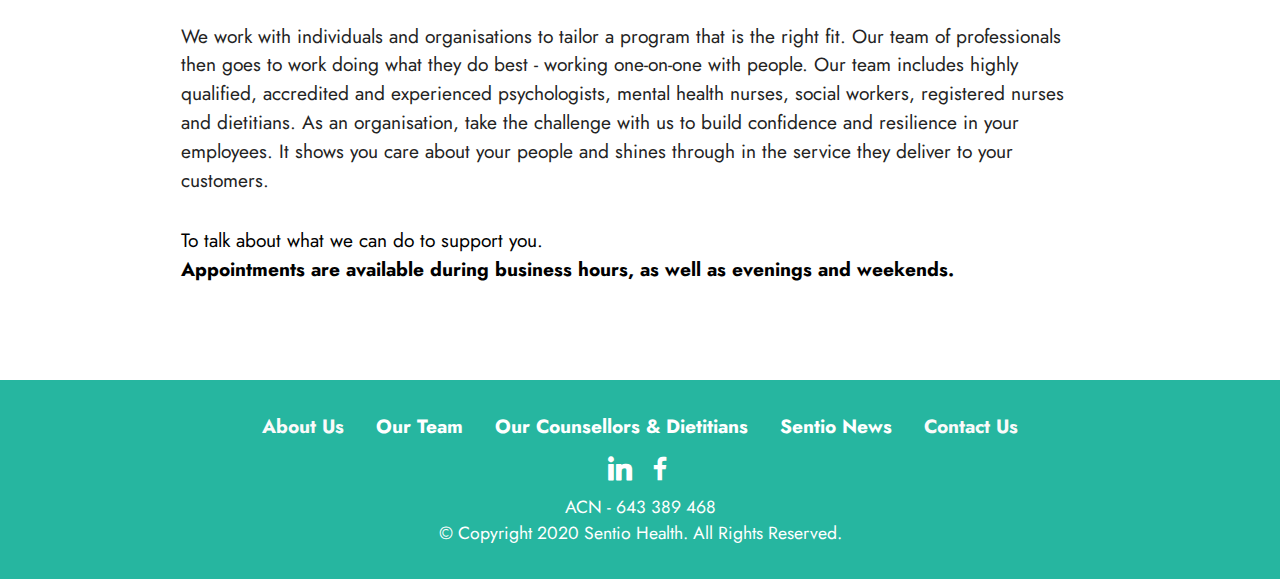
<file: page9.html>
<!DOCTYPE html>
<html  >
<head>
  <!-- Site made with Mobirise Website Builder v5.0.22, https://mobirise.com -->
  <meta charset="UTF-8">
  <meta http-equiv="X-UA-Compatible" content="IE=edge">
  <meta name="generator" content="Mobirise v5.0.22, mobirise.com">
  <meta name="viewport" content="width=device-width, initial-scale=1, minimum-scale=1">
  <link rel="shortcut icon" href="assets/images/sentiohealth-fav-01-128x128.png" type="image/x-icon">
  <meta name="description" content="">
  
  
  <title>Sentio Health Launch</title>
  <link rel="stylesheet" href="assets/tether/tether.min.css">
  <link rel="stylesheet" href="assets/bootstrap/css/bootstrap.min.css">
  <link rel="stylesheet" href="assets/bootstrap/css/bootstrap-grid.min.css">
  <link rel="stylesheet" href="assets/bootstrap/css/bootstrap-reboot.min.css">
  <link rel="stylesheet" href="assets/dropdown/css/style.css">
  <link rel="stylesheet" href="assets/socicon/css/styles.css">
  <link rel="stylesheet" href="assets/theme/css/style.css">
  <link rel="preload" as="style" href="assets/mobirise/css/mbr-additional.css"><link rel="stylesheet" href="assets/mobirise/css/mbr-additional.css" type="text/css">
  
  
  
  
</head>
<body>
  
  <section class="menu menu1 cid-s7NE9BKnhD" once="menu" id="menu1-1r">
    

    <nav class="navbar navbar-dropdown navbar-fixed-top navbar-expand-lg">
        <div class="container">
            <div class="navbar-brand">
                <span class="navbar-logo">
                    
                        <a href="index.html"><img src="assets/images/sentiohealth-logo-1-384x93.png" alt="Sentio Health" title="Sentio Health Logo" style="height: 3rem;"></a>
                    
                </span>
                
            </div>
            <button class="navbar-toggler" type="button" data-toggle="collapse" data-target="#navbarSupportedContent" aria-controls="navbarNavAltMarkup" aria-expanded="false" aria-label="Toggle navigation">
                <div class="hamburger">
                    <span></span>
                    <span></span>
                    <span></span>
                    <span></span>
                </div>
            </button>
            <div class="collapse navbar-collapse" id="navbarSupportedContent">
                <ul class="navbar-nav nav-dropdown nav-right" data-app-modern-menu="true"><li class="nav-item dropdown"><a class="nav-link link dropdown-toggle text-primary display-4" href="#" data-toggle="dropdown-submenu" aria-expanded="false">About Us<br></a><div class="dropdown-menu"><a class="dropdown-item text-primary display-4" href="page1.html" aria-expanded="false">About Us<br></a><a class="dropdown-item text-primary display-4" href="page2.html" aria-expanded="false">Our Team<br></a><a class="dropdown-item text-primary display-4" href="page7.html" aria-expanded="false">Our Counsellors &amp; Dietitians</a></div></li>
                    
                    <li class="nav-item"><a class="nav-link link text-primary display-4" href="page3.html" aria-expanded="false">Sentio News</a></li><li class="nav-item"><a class="nav-link link text-primary display-4" href="page8.html" aria-expanded="false">Book Online</a>
                    </li><li class="nav-item"><a class="nav-link link text-primary display-4" href="page4.html" aria-expanded="false">Contact Us</a></li></ul>
                
                
            </div>
        </div>
    </nav>
</section>

<section class="engine"><a href="https://mobirise.info/h">how to create your own web page</a></section><section class="header20 cid-s7NE9CvBh5" id="header20-1s">

    

    

    <div class="align-center container">
        <div class="row justify-content-center">
            <div class="col-12 col-lg-10">
                <h1 class="mbr-section-title mbr-fonts-style mb-3 display-1"><strong>Launching Sentio Health</strong></h1>
                
                
                
            </div>
        </div>
    </div>
</section>

<section class="content1 cid-s7NF9zuTOt" id="content1-1z">
    
    <div class="container">
        <div class="row justify-content-center">
            <div class="title col-md-12 col-lg-10">
                
                <h4 class="mbr-section-subtitle align-center mbr-fonts-style mb-4 display-5">Everything we do at Sentio Health is founded on our belief that healthy organisations are built by healthy employees. Mental health and wellbeing are as important as physical health and wellbeing. Too often mental health issues are ignored or stigmatised, while stress is worn like a badge of courage.</h4>
                
            </div>
        </div>
    </div>
</section>

<section class="content2 cid-s7NE9CZBcW" id="content2-1t">
    
    <div class="container">
        <div class="row justify-content-center">
            <div class="col-md-12 col-lg-10">
                
                
                <p class="mbr-text mbr-fonts-style display-7"><strong>Our Program</strong><strong><br></strong>Our telehealth Wellness Program is based on our
knowledge and experience in specialist recruitment,
mental health, business and academia. Launched in
March 2020, we had always planned for delivery to
be telehealth-based. As the COVID-19 crisis
unfolded it shone a spotlight on the need for reliable
telehealth services.<br><br><strong>Sentio Health … why wouldn't you join?</strong><br>It’s not a traditional employee assistance program (EAP). It’s easy to join, flexible and
confidential to use and a great way to support your staff and your customers. Our
counselling services are also available to individual clients. Talk to your GP about a mental
health care plan and a referral to our service.<br></p>
            </div>
        </div>
    </div>
</section>

<section class="content3 cid-s7NE9De1cq" id="content3-1u">
    
    <div class="container">
        <div class="row justify-content-center">
            <div class="col-md-12 col-lg-10">
                <hr class="line">
                <p class="mbr-text align-center mbr-fonts-style my-4 display-2"><strong>How we help</strong><br></p>
                <hr class="line">
            </div>
        </div>
    </div>
</section>

<section class="content5 cid-s7NE9DsVIv" id="content5-1v">
    
    <div class="container">
        <div class="row justify-content-center">
            <div class="counter-container col-md-12 col-lg-10">
                <h4 class="mbr-section-title mbr-fonts-style mb-4 display-7"><strong>The Sentio Health team’s experience also means
they understand the complexities and challenges of
working in the current and evolving Australian
context, such as:</strong></h4>
                <div class="mbr-text mbr-fonts-style display-7">
                    <ul>
                        <li><strong>Working from home, which has been
highlighted by the COVID-19 crisis.
</strong></li><li><strong>Fly in fly out (FIFO)/drive in drive out (DIDO)
contracts and rosters.
</strong></li><li><strong>Juggling family and caring responsibilities
with work.</strong></li><li><strong>
Pressure to perform/succeed.
</strong></li><li><strong>Mental health and physical wellbeing.&nbsp;</strong></li><li><strong>Dealing with substance abuse and
other addictions.
• Career transitions, e.g. promotions, retirement,
redeployment, redundancy.</strong></li>
                    </ul>
                </div>
            </div>
        </div>
    </div>
</section>

<section class="content3 cid-s7NHv3E1B5" id="content3-20">
    
    <div class="container">
        <div class="row justify-content-center">
            <div class="col-md-12 col-lg-10">
                <hr class="line">
                <p class="mbr-text align-center mbr-fonts-style my-4 display-2">Who we work with<br></p>
                <hr class="line">
            </div>
        </div>
    </div>
</section>

<section class="content2 cid-s7NI4Sv8Qr" id="content2-23">
    
    <div class="container">
        <div class="row justify-content-center">
            <div class="col-md-12 col-lg-10">
                
                
                <p class="mbr-text mbr-fonts-style display-7">We work with individuals and organisations to
tailor a program that is the right fit. Our team of
professionals then goes to work doing what they
do best - working one-on-one with people. Our
team includes highly qualified, accredited and
experienced psychologists, mental health nurses,
social workers, registered nurses and dietitians.
As an organisation, take the challenge with us to
build confidence and resilience in your employees.
It shows you care about your people and shines
through in the service they deliver to your
customers.<br></p>
            </div>
        </div>
    </div>
</section>

<section class="content2 cid-s7NE9DGaUN" id="content2-1w">
    
    <div class="container">
        <div class="row justify-content-center">
            <div class="col-md-12 col-lg-10">
                
                
                <p class="mbr-text mbr-fonts-style display-7">
                    To talk about what we can do to
support you. <br><strong>Appointments are
available during business hours,
as well as evenings and
weekends.</strong><br></p>
            </div>
        </div>
    </div>
</section>

<section class="footer3 cid-s7NE9DUPWk" once="footers" id="footer3-1x">

    

    

    <div class="container">
        <div class="media-container-row align-center mbr-white">
            <div class="row row-links">
                <ul class="foot-menu">
                    
                    
                    
                    
                    
                <li class="foot-menu-item mbr-fonts-style display-7">
                        <a class="text-white mbr-bold text-primary" href="page1.html" target="_blank">About Us</a>
                    </li><li class="foot-menu-item mbr-fonts-style display-7"><a href="page2.html" class="text-secondary"><strong>Our Team</strong></a></li><li class="foot-menu-item mbr-fonts-style display-7"><a href="page7.html" class="text-secondary"><strong>Our Counsellors &amp; Dietitians</strong></a></li><li class="foot-menu-item mbr-fonts-style display-7">
                        <a class="mbr-bold text-secondary" href="page3.html" target="_blank">Sentio News</a>
                    </li><li class="foot-menu-item mbr-fonts-style display-7">
                        <a class="text-white mbr-bold text-primary" href="page4.html" target="_blank">Contact Us</a></li></ul>
            </div>
            <div class="row social-row">
                <div class="social-list align-right pb-2">
                    
                    
                    
                    
                    
                    
                <div class="soc-item">
                        
                            <span class="mbr-iconfont mbr-iconfont-social socicon-linkedin socicon"></span>
                        
                    </div><div class="soc-item">
                        
                            <span class="mbr-iconfont mbr-iconfont-social socicon-facebook socicon"></span>
                        
                    </div></div>
            </div>
            <div class="row row-copirayt">
                <p class="mbr-text mb-0 mbr-fonts-style mbr-white align-center display-4">
                    ACN -  643 389 468<br>© Copyright 2020 Sentio Health. All Rights Reserved.<br>
                </p>
            </div>
        </div>
    </div>
</section>


  <script src="assets/web/assets/jquery/jquery.min.js"></script>
  <script src="assets/popper/popper.min.js"></script>
  <script src="assets/tether/tether.min.js"></script>
  <script src="assets/bootstrap/js/bootstrap.min.js"></script>
  <script src="assets/smoothscroll/smooth-scroll.js"></script>
  <script src="assets/dropdown/js/nav-dropdown.js"></script>
  <script src="assets/dropdown/js/navbar-dropdown.js"></script>
  <script src="assets/touchswipe/jquery.touch-swipe.min.js"></script>
  <script src="assets/theme/js/script.js"></script>
  
  
  
 <div id="scrollToTop" class="scrollToTop mbr-arrow-up"><a style="text-align: center;"><i class="mbr-arrow-up-icon mbr-arrow-up-icon-cm cm-icon cm-icon-smallarrow-up"></i></a></div>
  </body>
</html>
</file>
<file: assets/dropdown/css/style.css>
.navbar-dropdown {
  left: 0;
  padding: 0;
  position: absolute;
  right: 0;
  top: 0;
  transition: all 0.45s ease;
  z-index: 1030;
  background: #282828; }
  .navbar-dropdown .navbar-logo {
    margin-right: 0.8rem;
    transition: margin 0.3s ease-in-out;
    vertical-align: middle; }
    .navbar-dropdown .navbar-logo img {
      height: 3.125rem;
      transition: all 0.3s ease-in-out; }
    .navbar-dropdown .navbar-logo.mbr-iconfont {
      font-size: 3.125rem;
      line-height: 3.125rem; }
  .navbar-dropdown .navbar-caption {
    font-weight: 700;
    white-space: normal;
    vertical-align: -4px;
    line-height: 3.125rem !important; }
    .navbar-dropdown .navbar-caption, .navbar-dropdown .navbar-caption:hover {
      color: inherit;
      text-decoration: none; }
  .navbar-dropdown .mbr-iconfont + .navbar-caption {
    vertical-align: -1px; }
  .navbar-dropdown.navbar-fixed-top {
    position: fixed; }
  .navbar-dropdown .navbar-brand span {
    vertical-align: -4px; }
  .navbar-dropdown.bg-color.transparent {
    background: none; }
  .navbar-dropdown.navbar-short .navbar-brand {
    padding: 0.625rem 0; }
    .navbar-dropdown.navbar-short .navbar-brand span {
      vertical-align: -1px; }
  .navbar-dropdown.navbar-short .navbar-caption {
    line-height: 2.375rem !important;
    vertical-align: -2px; }
  .navbar-dropdown.navbar-short .navbar-logo {
    margin-right: 0.5rem; }
    .navbar-dropdown.navbar-short .navbar-logo img {
      height: 2.375rem; }
    .navbar-dropdown.navbar-short .navbar-logo.mbr-iconfont {
      font-size: 2.375rem;
      line-height: 2.375rem; }
  .navbar-dropdown.navbar-short .mbr-table-cell {
    height: 3.625rem; }
  .navbar-dropdown .navbar-close {
    left: 0.6875rem;
    position: fixed;
    top: 0.75rem;
    z-index: 1000; }
  .navbar-dropdown .hamburger-icon {
    content: "";
    display: inline-block;
    vertical-align: middle;
    width: 16px;
    -webkit-box-shadow: 0 -6px 0 1px #282828,0 0 0 1px #282828,0 6px 0 1px #282828;
    -moz-box-shadow: 0 -6px 0 1px #282828,0 0 0 1px #282828,0 6px 0 1px #282828;
    box-shadow: 0 -6px 0 1px #282828,0 0 0 1px #282828,0 6px 0 1px #282828; }

.dropdown-menu .dropdown-toggle[data-toggle="dropdown-submenu"]::after {
  border-bottom: 0.35em solid transparent;
  border-left: 0.35em solid;
  border-right: 0;
  border-top: 0.35em solid transparent;
  margin-left: 0.3rem; }

.dropdown-menu .dropdown-item:focus {
  outline: 0; }

.nav-dropdown {
  font-size: 0.75rem;
  font-weight: 500;
  height: auto !important; }
  .nav-dropdown .nav-btn {
    padding-left: 1rem; }
  .nav-dropdown .link {
    margin: .667em 1.667em;
    font-weight: 500;
    padding: 0;
    transition: color .2s ease-in-out; }
    .nav-dropdown .link.dropdown-toggle {
      margin-right: 2.583em; }
      .nav-dropdown .link.dropdown-toggle::after {
        margin-left: .25rem;
        border-top: 0.35em solid;
        border-right: 0.35em solid transparent;
        border-left: 0.35em solid transparent;
        border-bottom: 0; }
      .nav-dropdown .link.dropdown-toggle[aria-expanded="true"] {
        margin: 0;
        padding: 0.667em 3.263em  0.667em 1.667em; }
  .nav-dropdown .link::after,
  .nav-dropdown .dropdown-item::after {
    color: inherit; }
  .nav-dropdown .btn {
    font-size: 0.75rem;
    font-weight: 700;
    letter-spacing: 0;
    margin-bottom: 0;
    padding-left: 1.25rem;
    padding-right: 1.25rem; }
  .nav-dropdown .dropdown-menu {
    border-radius: 0;
    border: 0;
    left: 0;
    margin: 0;
    padding-bottom: 1.25rem;
    padding-top: 1.25rem;
    position: relative; }
  .nav-dropdown .dropdown-submenu {
    margin-left: 0.125rem;
    top: 0; }
  .nav-dropdown .dropdown-item {
    font-weight: 500;
    line-height: 2;
    padding: 0.3846em 4.615em 0.3846em 1.5385em;
    position: relative;
    transition: color .2s ease-in-out, background-color .2s ease-in-out; }
    .nav-dropdown .dropdown-item::after {
      margin-top: -0.3077em;
      position: absolute;
      right: 1.1538em;
      top: 50%; }
    .nav-dropdown .dropdown-item:focus, .nav-dropdown .dropdown-item:hover {
      background: none; }

@media (max-width: 767px) {
  .nav-dropdown.navbar-toggleable-sm {
    bottom: 0;
    display: none;
    left: 0;
    overflow-x: hidden;
    position: fixed;
    top: 0;
    transform: translateX(-100%);
    -ms-transform: translateX(-100%);
    -webkit-transform: translateX(-100%);
    width: 18.75rem;
    z-index: 999; } }
.nav-dropdown.navbar-toggleable-xl {
  bottom: 0;
  display: none;
  left: 0;
  overflow-x: hidden;
  position: fixed;
  top: 0;
  transform: translateX(-100%);
  -ms-transform: translateX(-100%);
  -webkit-transform: translateX(-100%);
  width: 18.75rem;
  z-index: 999; }

.nav-dropdown-sm {
  display: block !important;
  overflow-x: hidden;
  overflow: auto;
  padding-top: 3.875rem; }
  .nav-dropdown-sm::after {
    content: "";
    display: block;
    height: 3rem;
    width: 100%; }
  .nav-dropdown-sm.collapse.in ~ .navbar-close {
    display: block !important; }
  .nav-dropdown-sm.collapsing, .nav-dropdown-sm.collapse.in {
    transform: translateX(0);
    -ms-transform: translateX(0);
    -webkit-transform: translateX(0);
    transition: all 0.25s ease-out;
    -webkit-transition: all 0.25s ease-out;
    background: #282828; }
  .nav-dropdown-sm.collapsing[aria-expanded="false"] {
    transform: translateX(-100%);
    -ms-transform: translateX(-100%);
    -webkit-transform: translateX(-100%); }
  .nav-dropdown-sm .nav-item {
    display: block;
    margin-left: 0 !important;
    padding-left: 0; }
  .nav-dropdown-sm .link,
  .nav-dropdown-sm .dropdown-item {
    border-top: 1px dotted rgba(255, 255, 255, 0.1);
    font-size: 0.8125rem;
    line-height: 1.6;
    margin: 0 !important;
    padding: 0.875rem 2.4rem 0.875rem 1.5625rem !important;
    position: relative;
    white-space: normal; }
    .nav-dropdown-sm .link:focus, .nav-dropdown-sm .link:hover,
    .nav-dropdown-sm .dropdown-item:focus,
    .nav-dropdown-sm .dropdown-item:hover {
      background: rgba(0, 0, 0, 0.2) !important;
      color: #c0a375; }
  .nav-dropdown-sm .nav-btn {
    position: relative;
    padding: 1.5625rem 1.5625rem 0 1.5625rem; }
    .nav-dropdown-sm .nav-btn::before {
      border-top: 1px dotted rgba(255, 255, 255, 0.1);
      content: "";
      left: 0;
      position: absolute;
      top: 0;
      width: 100%; }
    .nav-dropdown-sm .nav-btn + .nav-btn {
      padding-top: 0.625rem; }
      .nav-dropdown-sm .nav-btn + .nav-btn::before {
        display: none; }
  .nav-dropdown-sm .btn {
    padding: 0.625rem 0; }
  .nav-dropdown-sm .dropdown-toggle[data-toggle="dropdown-submenu"]::after {
    margin-left: .25rem;
    border-top: 0.35em solid;
    border-right: 0.35em solid transparent;
    border-left: 0.35em solid transparent;
    border-bottom: 0; }
  .nav-dropdown-sm .dropdown-toggle[data-toggle="dropdown-submenu"][aria-expanded="true"]::after {
    border-top: 0;
    border-right: 0.35em solid transparent;
    border-left: 0.35em solid transparent;
    border-bottom: 0.35em solid; }
  .nav-dropdown-sm .dropdown-menu {
    margin: 0;
    padding: 0;
    position: relative;
    top: 0;
    left: 0;
    width: 100%;
    border: 0;
    float: none;
    border-radius: 0;
    background: none; }
  .nav-dropdown-sm .dropdown-submenu {
    left: 100%;
    margin-left: 0.125rem;
    margin-top: -1.25rem;
    top: 0; }

.navbar-toggleable-sm .nav-dropdown .dropdown-menu {
  position: absolute; }

.navbar-toggleable-sm .nav-dropdown .dropdown-submenu {
  left: 100%;
  margin-left: 0.125rem;
  margin-top: -1.25rem;
  top: 0; }

.navbar-toggleable-sm.opened .nav-dropdown .dropdown-menu {
  position: relative; }

.navbar-toggleable-sm.opened .nav-dropdown .dropdown-submenu {
  left: 0;
  margin-left: 00rem;
  margin-top: 0rem;
  top: 0; }

.is-builder .nav-dropdown.collapsing {
  transition: none !important; }

/*# sourceMappingURL=style.css.map */
</file>
<file: assets/socicon/css/styles.css>
@charset "UTF-8";

@font-face {
  font-family: 'Socicon';
  src:  url('../fonts/socicon.eot');
  src:  url('../fonts/socicon.eot?#iefix') format('embedded-opentype'),
    url('../fonts/socicon.woff2') format('woff2'),
    url('../fonts/socicon.ttf') format('truetype'),
    url('../fonts/socicon.woff') format('woff'),
    url('../fonts/socicon.svg#socicon') format('svg');
  font-weight: normal;
  font-style: normal;
}

[data-icon]:before {
  font-family: "socicon" !important;
  content: attr(data-icon);
  font-style: normal !important;
  font-weight: normal !important;
  font-variant: normal !important;
  text-transform: none !important;
  speak: none;
  line-height: 1;
  -webkit-font-smoothing: antialiased;
  -moz-osx-font-smoothing: grayscale;
}

[class^="socicon-"], [class*=" socicon-"] {
  /* use !important to prevent issues with browser extensions that change fonts */
  font-family: 'Socicon' !important;
  speak: none;
  font-style: normal;
  font-weight: normal;
  font-variant: normal;
  text-transform: none;
  line-height: 1;

  /* Better Font Rendering =========== */
  -webkit-font-smoothing: antialiased;
  -moz-osx-font-smoothing: grayscale;
}

.socicon-eitaa:before {
  content: "\e97c";
}
.socicon-soroush:before {
  content: "\e97d";
}
.socicon-bale:before {
  content: "\e97e";
}
.socicon-zazzle:before {
  content: "\e97b";
}
.socicon-society6:before {
  content: "\e97a";
}
.socicon-redbubble:before {
  content: "\e979";
}
.socicon-avvo:before {
  content: "\e978";
}
.socicon-stitcher:before {
  content: "\e977";
}
.socicon-googlehangouts:before {
  content: "\e974";
}
.socicon-dlive:before {
  content: "\e975";
}
.socicon-vsco:before {
  content: "\e976";
}
.socicon-flipboard:before {
  content: "\e973";
}
.socicon-ubuntu:before {
  content: "\e958";
}
.socicon-artstation:before {
  content: "\e959";
}
.socicon-invision:before {
  content: "\e95a";
}
.socicon-torial:before {
  content: "\e95b";
}
.socicon-collectorz:before {
  content: "\e95c";
}
.socicon-seenthis:before {
  content: "\e95d";
}
.socicon-googleplaymusic:before {
  content: "\e95e";
}
.socicon-debian:before {
  content: "\e95f";
}
.socicon-filmfreeway:before {
  content: "\e960";
}
.socicon-gnome:before {
  content: "\e961";
}
.socicon-itchio:before {
  content: "\e962";
}
.socicon-jamendo:before {
  content: "\e963";
}
.socicon-mix:before {
  content: "\e964";
}
.socicon-sharepoint:before {
  content: "\e965";
}
.socicon-tinder:before {
  content: "\e966";
}
.socicon-windguru:before {
  content: "\e967";
}
.socicon-cdbaby:before {
  content: "\e968";
}
.socicon-elementaryos:before {
  content: "\e969";
}
.socicon-stage32:before {
  content: "\e96a";
}
.socicon-tiktok:before {
  content: "\e96b";
}
.socicon-gitter:before {
  content: "\e96c";
}
.socicon-letterboxd:before {
  content: "\e96d";
}
.socicon-threema:before {
  content: "\e96e";
}
.socicon-splice:before {
  content: "\e96f";
}
.socicon-metapop:before {
  content: "\e970";
}
.socicon-naver:before {
  content: "\e971";
}
.socicon-remote:before {
  content: "\e972";
}
.socicon-internet:before {
  content: "\e957";
}
.socicon-moddb:before {
  content: "\e94b";
}
.socicon-indiedb:before {
  content: "\e94c";
}
.socicon-traxsource:before {
  content: "\e94d";
}
.socicon-gamefor:before {
  content: "\e94e";
}
.socicon-pixiv:before {
  content: "\e94f";
}
.socicon-myanimelist:before {
  content: "\e950";
}
.socicon-blackberry:before {
  content: "\e951";
}
.socicon-wickr:before {
  content: "\e952";
}
.socicon-spip:before {
  content: "\e953";
}
.socicon-napster:before {
  content: "\e954";
}
.socicon-beatport:before {
  content: "\e955";
}
.socicon-hackerone:before {
  content: "\e956";
}
.socicon-hackernews:before {
  content: "\e946";
}
.socicon-smashwords:before {
  content: "\e947";
}
.socicon-kobo:before {
  content: "\e948";
}
.socicon-bookbub:before {
  content: "\e949";
}
.socicon-mailru:before {
  content: "\e94a";
}
.socicon-gitlab:before {
  content: "\e945";
}
.socicon-instructables:before {
  content: "\e944";
}
.socicon-portfolio:before {
  content: "\e943";
}
.socicon-codered:before {
  content: "\e940";
}
.socicon-origin:before {
  content: "\e941";
}
.socicon-nextdoor:before {
  content: "\e942";
}
.socicon-udemy:before {
  content: "\e93f";
}
.socicon-livemaster:before {
  content: "\e93e";
}
.socicon-crunchbase:before {
  content: "\e93b";
}
.socicon-homefy:before {
  content: "\e93c";
}
.socicon-calendly:before {
  content: "\e93d";
}
.socicon-realtor:before {
  content: "\e90f";
}
.socicon-tidal:before {
  content: "\e910";
}
.socicon-qobuz:before {
  content: "\e911";
}
.socicon-natgeo:before {
  content: "\e912";
}
.socicon-mastodon:before {
  content: "\e913";
}
.socicon-unsplash:before {
  content: "\e914";
}
.socicon-homeadvisor:before {
  content: "\e915";
}
.socicon-angieslist:before {
  content: "\e916";
}
.socicon-codepen:before {
  content: "\e917";
}
.socicon-slack:before {
  content: "\e918";
}
.socicon-openaigym:before {
  content: "\e919";
}
.socicon-logmein:before {
  content: "\e91a";
}
.socicon-fiverr:before {
  content: "\e91b";
}
.socicon-gotomeeting:before {
  content: "\e91c";
}
.socicon-aliexpress:before {
  content: "\e91d";
}
.socicon-guru:before {
  content: "\e91e";
}
.socicon-appstore:before {
  content: "\e91f";
}
.socicon-homes:before {
  content: "\e920";
}
.socicon-zoom:before {
  content: "\e921";
}
.socicon-alibaba:before {
  content: "\e922";
}
.socicon-craigslist:before {
  content: "\e923";
}
.socicon-wix:before {
  content: "\e924";
}
.socicon-redfin:before {
  content: "\e925";
}
.socicon-googlecalendar:before {
  content: "\e926";
}
.socicon-shopify:before {
  content: "\e927";
}
.socicon-freelancer:before {
  content: "\e928";
}
.socicon-seedrs:before {
  content: "\e929";
}
.socicon-bing:before {
  content: "\e92a";
}
.socicon-doodle:before {
  content: "\e92b";
}
.socicon-bonanza:before {
  content: "\e92c";
}
.socicon-squarespace:before {
  content: "\e92d";
}
.socicon-toptal:before {
  content: "\e92e";
}
.socicon-gust:before {
  content: "\e92f";
}
.socicon-ask:before {
  content: "\e930";
}
.socicon-trulia:before {
  content: "\e931";
}
.socicon-loomly:before {
  content: "\e932";
}
.socicon-ghost:before {
  content: "\e933";
}
.socicon-upwork:before {
  content: "\e934";
}
.socicon-fundable:before {
  content: "\e935";
}
.socicon-booking:before {
  content: "\e936";
}
.socicon-googlemaps:before {
  content: "\e937";
}
.socicon-zillow:before {
  content: "\e938";
}
.socicon-niconico:before {
  content: "\e939";
}
.socicon-toneden:before {
  content: "\e93a";
}
.socicon-augment:before {
  content: "\e908";
}
.socicon-bitbucket:before {
  content: "\e909";
}
.socicon-fyuse:before {
  content: "\e90a";
}
.socicon-yt-gaming:before {
  content: "\e90b";
}
.socicon-sketchfab:before {
  content: "\e90c";
}
.socicon-mobcrush:before {
  content: "\e90d";
}
.socicon-microsoft:before {
  content: "\e90e";
}
.socicon-pandora:before {
  content: "\e907";
}
.socicon-messenger:before {
  content: "\e906";
}
.socicon-gamewisp:before {
  content: "\e905";
}
.socicon-bloglovin:before {
  content: "\e904";
}
.socicon-tunein:before {
  content: "\e903";
}
.socicon-gamejolt:before {
  content: "\e901";
}
.socicon-trello:before {
  content: "\e902";
}
.socicon-spreadshirt:before {
  content: "\e900";
}
.socicon-500px:before {
  content: "\e000";
}
.socicon-8tracks:before {
  content: "\e001";
}
.socicon-airbnb:before {
  content: "\e002";
}
.socicon-alliance:before {
  content: "\e003";
}
.socicon-amazon:before {
  content: "\e004";
}
.socicon-amplement:before {
  content: "\e005";
}
.socicon-android:before {
  content: "\e006";
}
.socicon-angellist:before {
  content: "\e007";
}
.socicon-apple:before {
  content: "\e008";
}
.socicon-appnet:before {
  content: "\e009";
}
.socicon-baidu:before {
  content: "\e00a";
}
.socicon-bandcamp:before {
  content: "\e00b";
}
.socicon-battlenet:before {
  content: "\e00c";
}
.socicon-mixer:before {
  content: "\e00d";
}
.socicon-bebee:before {
  content: "\e00e";
}
.socicon-bebo:before {
  content: "\e00f";
}
.socicon-behance:before {
  content: "\e010";
}
.socicon-blizzard:before {
  content: "\e011";
}
.socicon-blogger:before {
  content: "\e012";
}
.socicon-buffer:before {
  content: "\e013";
}
.socicon-chrome:before {
  content: "\e014";
}
.socicon-coderwall:before {
  content: "\e015";
}
.socicon-curse:before {
  content: "\e016";
}
.socicon-dailymotion:before {
  content: "\e017";
}
.socicon-deezer:before {
  content: "\e018";
}
.socicon-delicious:before {
  content: "\e019";
}
.socicon-deviantart:before {
  content: "\e01a";
}
.socicon-diablo:before {
  content: "\e01b";
}
.socicon-digg:before {
  content: "\e01c";
}
.socicon-discord:before {
  content: "\e01d";
}
.socicon-disqus:before {
  content: "\e01e";
}
.socicon-douban:before {
  content: "\e01f";
}
.socicon-draugiem:before {
  content: "\e020";
}
.socicon-dribbble:before {
  content: "\e021";
}
.socicon-drupal:before {
  content: "\e022";
}
.socicon-ebay:before {
  content: "\e023";
}
.socicon-ello:before {
  content: "\e024";
}
.socicon-endomodo:before {
  content: "\e025";
}
.socicon-envato:before {
  content: "\e026";
}
.socicon-etsy:before {
  content: "\e027";
}
.socicon-facebook:before {
  content: "\e028";
}
.socicon-feedburner:before {
  content: "\e029";
}
.socicon-filmweb:before {
  content: "\e02a";
}
.socicon-firefox:before {
  content: "\e02b";
}
.socicon-flattr:before {
  content: "\e02c";
}
.socicon-flickr:before {
  content: "\e02d";
}
.socicon-formulr:before {
  content: "\e02e";
}
.socicon-forrst:before {
  content: "\e02f";
}
.socicon-foursquare:before {
  content: "\e030";
}
.socicon-friendfeed:before {
  content: "\e031";
}
.socicon-github:before {
  content: "\e032";
}
.socicon-goodreads:before {
  content: "\e033";
}
.socicon-google:before {
  content: "\e034";
}
.socicon-googlescholar:before {
  content: "\e035";
}
.socicon-googlegroups:before {
  content: "\e036";
}
.socicon-googlephotos:before {
  content: "\e037";
}
.socicon-googleplus:before {
  content: "\e038";
}
.socicon-grooveshark:before {
  content: "\e039";
}
.socicon-hackerrank:before {
  content: "\e03a";
}
.socicon-hearthstone:before {
  content: "\e03b";
}
.socicon-hellocoton:before {
  content: "\e03c";
}
.socicon-heroes:before {
  content: "\e03d";
}
.socicon-smashcast:before {
  content: "\e03e";
}
.socicon-horde:before {
  content: "\e03f";
}
.socicon-houzz:before {
  content: "\e040";
}
.socicon-icq:before {
  content: "\e041";
}
.socicon-identica:before {
  content: "\e042";
}
.socicon-imdb:before {
  content: "\e043";
}
.socicon-instagram:before {
  content: "\e044";
}
.socicon-issuu:before {
  content: "\e045";
}
.socicon-istock:before {
  content: "\e046";
}
.socicon-itunes:before {
  content: "\e047";
}
.socicon-keybase:before {
  content: "\e048";
}
.socicon-lanyrd:before {
  content: "\e049";
}
.socicon-lastfm:before {
  content: "\e04a";
}
.socicon-line:before {
  content: "\e04b";
}
.socicon-linkedin:before {
  content: "\e04c";
}
.socicon-livejournal:before {
  content: "\e04d";
}
.socicon-lyft:before {
  content: "\e04e";
}
.socicon-macos:before {
  content: "\e04f";
}
.socicon-mail:before {
  content: "\e050";
}
.socicon-medium:before {
  content: "\e051";
}
.socicon-meetup:before {
  content: "\e052";
}
.socicon-mixcloud:before {
  content: "\e053";
}
.socicon-modelmayhem:before {
  content: "\e054";
}
.socicon-mumble:before {
  content: "\e055";
}
.socicon-myspace:before {
  content: "\e056";
}
.socicon-newsvine:before {
  content: "\e057";
}
.socicon-nintendo:before {
  content: "\e058";
}
.socicon-npm:before {
  content: "\e059";
}
.socicon-odnoklassniki:before {
  content: "\e05a";
}
.socicon-openid:before {
  content: "\e05b";
}
.socicon-opera:before {
  content: "\e05c";
}
.socicon-outlook:before {
  content: "\e05d";
}
.socicon-overwatch:before {
  content: "\e05e";
}
.socicon-patreon:before {
  content: "\e05f";
}
.socicon-paypal:before {
  content: "\e060";
}
.socicon-periscope:before {
  content: "\e061";
}
.socicon-persona:before {
  content: "\e062";
}
.socicon-pinterest:before {
  content: "\e063";
}
.socicon-play:before {
  content: "\e064";
}
.socicon-player:before {
  content: "\e065";
}
.socicon-playstation:before {
  content: "\e066";
}
.socicon-pocket:before {
  content: "\e067";
}
.socicon-qq:before {
  content: "\e068";
}
.socicon-quora:before {
  content: "\e069";
}
.socicon-raidcall:before {
  content: "\e06a";
}
.socicon-ravelry:before {
  content: "\e06b";
}
.socicon-reddit:before {
  content: "\e06c";
}
.socicon-renren:before {
  content: "\e06d";
}
.socicon-researchgate:before {
  content: "\e06e";
}
.socicon-residentadvisor:before {
  content: "\e06f";
}
.socicon-reverbnation:before {
  content: "\e070";
}
.socicon-rss:before {
  content: "\e071";
}
.socicon-sharethis:before {
  content: "\e072";
}
.socicon-skype:before {
  content: "\e073";
}
.socicon-slideshare:before {
  content: "\e074";
}
.socicon-smugmug:before {
  content: "\e075";
}
.socicon-snapchat:before {
  content: "\e076";
}
.socicon-songkick:before {
  content: "\e077";
}
.socicon-soundcloud:before {
  content: "\e078";
}
.socicon-spotify:before {
  content: "\e079";
}
.socicon-stackexchange:before {
  content: "\e07a";
}
.socicon-stackoverflow:before {
  content: "\e07b";
}
.socicon-starcraft:before {
  content: "\e07c";
}
.socicon-stayfriends:before {
  content: "\e07d";
}
.socicon-steam:before {
  content: "\e07e";
}
.socicon-storehouse:before {
  content: "\e07f";
}
.socicon-strava:before {
  content: "\e080";
}
.socicon-streamjar:before {
  content: "\e081";
}
.socicon-stumbleupon:before {
  content: "\e082";
}
.socicon-swarm:before {
  content: "\e083";
}
.socicon-teamspeak:before {
  content: "\e084";
}
.socicon-teamviewer:before {
  content: "\e085";
}
.socicon-technorati:before {
  content: "\e086";
}
.socicon-telegram:before {
  content: "\e087";
}
.socicon-tripadvisor:before {
  content: "\e088";
}
.socicon-tripit:before {
  content: "\e089";
}
.socicon-triplej:before {
  content: "\e08a";
}
.socicon-tumblr:before {
  content: "\e08b";
}
.socicon-twitch:before {
  content: "\e08c";
}
.socicon-twitter:before {
  content: "\e08d";
}
.socicon-uber:before {
  content: "\e08e";
}
.socicon-ventrilo:before {
  content: "\e08f";
}
.socicon-viadeo:before {
  content: "\e090";
}
.socicon-viber:before {
  content: "\e091";
}
.socicon-viewbug:before {
  content: "\e092";
}
.socicon-vimeo:before {
  content: "\e093";
}
.socicon-vine:before {
  content: "\e094";
}
.socicon-vkontakte:before {
  content: "\e095";
}
.socicon-warcraft:before {
  content: "\e096";
}
.socicon-wechat:before {
  content: "\e097";
}
.socicon-weibo:before {
  content: "\e098";
}
.socicon-whatsapp:before {
  content: "\e099";
}
.socicon-wikipedia:before {
  content: "\e09a";
}
.socicon-windows:before {
  content: "\e09b";
}
.socicon-wordpress:before {
  content: "\e09c";
}
.socicon-wykop:before {
  content: "\e09d";
}
.socicon-xbox:before {
  content: "\e09e";
}
.socicon-xing:before {
  content: "\e09f";
}
.socicon-yahoo:before {
  content: "\e0a0";
}
.socicon-yammer:before {
  content: "\e0a1";
}
.socicon-yandex:before {
  content: "\e0a2";
}
.socicon-yelp:before {
  content: "\e0a3";
}
.socicon-younow:before {
  content: "\e0a4";
}
.socicon-youtube:before {
  content: "\e0a5";
}
.socicon-zapier:before {
  content: "\e0a6";
}
.socicon-zerply:before {
  content: "\e0a7";
}
.socicon-zomato:before {
  content: "\e0a8";
}
.socicon-zynga:before {
  content: "\e0a9";
}
</file>
<file: assets/theme/css/style.css>
section {
  background-color: #ffffff;
}

.form-control:focus {
  box-shadow: none;
}

:focus {
  outline: none;
}

section,
.container,
.container-fluid {
  position: relative;
  word-wrap: break-word;
}

a.mbr-iconfont:hover {
  text-decoration: none;
}

.article .lead p,
.article .lead ul,
.article .lead ol,
.article .lead pre,
.article .lead blockquote {
  margin-bottom: 0;
}

a {
  font-style: normal;
  font-weight: 400;
  cursor: pointer;
}

a, a:hover {
  text-decoration: none;
}

figure {
  margin-bottom: 0;
}

body {
  color: #232323;
}

h1,
h2,
h3,
h4,
h5,
h6,
.display-1,
.display-2,
.display-4,
.display-5,
.display-7,
span,
p,
a {
  line-height: 1;
  word-break: break-word;
  word-wrap: break-word;
  font-weight: 400;
}

b,
strong {
  font-weight: bold;
}

blockquote {
  padding: 10px 0 10px 20px;
  position: relative;
  border-left: 2px solid;
}

input:-webkit-autofill, input:-webkit-autofill:hover, input:-webkit-autofill:focus, input:-webkit-autofill:active {
  transition-delay: 9999s;
  transition-property: background-color, color;
}

textarea[type="hidden"] {
  display: none;
}

body {
  position: relative;
}

section {
  background-position: 50% 50%;
  background-repeat: no-repeat;
  background-size: cover;
}

section .mbr-background-video,
section .mbr-background-video-preview {
  position: absolute;
  bottom: 0;
  left: 0;
  right: 0;
  top: 0;
}

.hidden {
  visibility: hidden;
}

.mbr-z-index20 {
  z-index: 20;
}

/*! Base colors */
.mbr-white {
  color: #ffffff;
}

.mbr-black {
  color: #111111;
}

.mbr-bg-white {
  background-color: #ffffff;
}

.mbr-bg-black {
  background-color: #000000;
}

/*! Text-aligns */
.align-left {
  text-align: left;
}

.align-center {
  text-align: center;
}

.align-right {
  text-align: right;
}

/*! Font-weight  */
.mbr-light {
  font-weight: 300;
}

.mbr-regular {
  font-weight: 400;
}

.mbr-semibold {
  font-weight: 500;
}

.mbr-bold {
  font-weight: 700;
}

/*! Media  */
.media-size-item {
  flex: 1 1 auto;
}

.media-content {
  flex-basis: 100%;
}

.media-container-row {
  display: flex;
  flex-direction: row;
  flex-wrap: wrap;
  justify-content: center;
  align-content: center;
  align-items: start;
}

.media-container-row .media-size-item {
  width: 400px;
}

.media-container-column {
  display: flex;
  flex-direction: column;
  flex-wrap: wrap;
  justify-content: center;
  align-content: center;
  align-items: stretch;
}

.media-container-column > * {
  width: 100%;
}

@media (min-width: 992px) {
  .media-container-row {
    flex-wrap: nowrap;
  }
}

figure {
  overflow: hidden;
}

figure[mbr-media-size] {
  transition: width 0.1s;
}

img,
iframe {
  display: block;
  width: 100%;
}

.card {
  background-color: transparent;
  border: none;
}

.card-box {
  width: 100%;
}

.card-img {
  text-align: center;
  flex-shrink: 0;
  -webkit-flex-shrink: 0;
}

.media {
  max-width: 100%;
  margin: 0 auto;
}

.mbr-figure {
  align-self: center;
}

.media-container > div {
  max-width: 100%;
}

.mbr-figure img,
.card-img img {
  width: 100%;
}

@media (max-width: 991px) {
  .media-size-item {
    width: auto !important;
  }
  .media {
    width: auto;
  }
  .mbr-figure {
    width: 100% !important;
  }
}

/*! Buttons */
.mbr-section-btn {
  margin-left: -0.6rem;
  margin-right: -0.6rem;
  font-size: 0;
}

.btn {
  font-weight: 500;
  border-width: 1px;
  font-style: normal;
  margin: 0.6rem 0.6rem;
  white-space: normal;
  transition: all 0.2s ease-in-out;
  display: inline-flex;
  align-items: center;
  justify-content: center;
  word-break: break-word;
}

.btn-sm {
  font-weight: 600;
  letter-spacing: 0px;
  transition: all 0.3s ease-in-out;
}

.btn-md {
  font-weight: 600;
  letter-spacing: 0px;
  transition: all 0.3s ease-in-out;
}

.btn-lg {
  font-weight: 600;
  letter-spacing: 0px;
  transition: all 0.3s ease-in-out;
}

.btn-form {
  margin: 0;
}

.btn-form:hover {
  cursor: pointer;
}

nav .mbr-section-btn {
  margin-left: 0rem;
  margin-right: 0rem;
}

/*! Btn icon margin */
.btn .mbr-iconfont,
.btn.btn-sm .mbr-iconfont {
  order: 1;
  cursor: pointer;
  margin-left: 0.5rem;
  vertical-align: sub;
}

.btn.btn-md .mbr-iconfont,
.btn.btn-md .mbr-iconfont {
  margin-left: 0.8rem;
}

.mbr-regular {
  font-weight: 400;
}

.mbr-semibold {
  font-weight: 500;
}

.mbr-bold {
  font-weight: 700;
}

[type="submit"] {
  -webkit-appearance: none;
}

/*! Full-screen */
.mbr-fullscreen .mbr-overlay {
  min-height: 100vh;
}

.mbr-fullscreen {
  display: flex;
  display: -moz-flex;
  display: -ms-flex;
  display: -o-flex;
  align-items: center;
  min-height: 100vh;
  padding-top: 3rem;
  padding-bottom: 3rem;
}

/*! Map */
.map {
  height: 25rem;
  position: relative;
}

.map iframe {
  width: 100%;
  height: 100%;
}

/* Form */
.form-asterisk {
  font-family: initial;
  position: absolute;
  top: -2px;
  font-weight: normal;
}

/*! Scroll to top arrow */
.mbr-arrow-up {
  bottom: 25px;
  right: 90px;
  position: fixed;
  text-align: right;
  z-index: 5000;
  color: #ffffff;
  font-size: 32px;
}

.mbr-arrow-up a {
  background: rgba(0, 0, 0, 0.2);
  border-radius: 50%;
  color: #fff;
  display: inline-block;
  height: 60px;
  width: 60px;
  outline-style: none !important;
  position: relative;
  text-decoration: none;
  transition: all 0.3s ease-in-out;
  cursor: pointer;
  text-align: center;
}

.mbr-arrow-up a:hover {
  background-color: rgba(0, 0, 0, 0.4);
}

.mbr-arrow-up a i {
  line-height: 60px;
}

.mbr-arrow-up-icon {
  display: block;
  color: #fff;
}

.mbr-arrow-up-icon::before {
  content: "\203a";
  display: inline-block;
  font-family: serif;
  font-size: 32px;
  line-height: 1;
  font-style: normal;
  position: relative;
  top: 6px;
  left: -4px;
  -webkit-transform: rotate(-90deg);
          transform: rotate(-90deg);
}

/*! Arrow Down */
.mbr-arrow {
  position: absolute;
  bottom: 45px;
  left: 50%;
  width: 60px;
  height: 60px;
  cursor: pointer;
  background-color: rgba(80, 80, 80, 0.5);
  border-radius: 50%;
  -webkit-transform: translateX(-50%);
          transform: translateX(-50%);
}

.mbr-arrow > a {
  display: inline-block;
  text-decoration: none;
  outline-style: none;
  -webkit-animation: arrowdown 1.7s ease-in-out infinite;
          animation: arrowdown 1.7s ease-in-out infinite;
}

.mbr-arrow > a > i {
  position: absolute;
  top: -2px;
  left: 15px;
  font-size: 2rem;
}

@keyframes arrowdown {
  0% {
    -webkit-transform: translateY(0px);
            transform: translateY(0px);
  }
  50% {
    -webkit-transform: translateY(-5px);
            transform: translateY(-5px);
  }
  100% {
    -webkit-transform: translateY(0px);
            transform: translateY(0px);
  }
}

@-webkit-keyframes arrowdown {
  0% {
    -webkit-transform: translateY(0px);
            transform: translateY(0px);
  }
  50% {
    -webkit-transform: translateY(-5px);
            transform: translateY(-5px);
  }
  100% {
    -webkit-transform: translateY(0px);
            transform: translateY(0px);
  }
}

@media (max-width: 500px) {
  .mbr-arrow-up {
    left: 50%;
    right: auto;
  }
}

/*Gradients animation*/
@keyframes gradient-animation {
  from {
    background-position: 0% 100%;
    -webkit-animation-timing-function: ease-in-out;
            animation-timing-function: ease-in-out;
  }
  to {
    background-position: 100% 0%;
    -webkit-animation-timing-function: ease-in-out;
            animation-timing-function: ease-in-out;
  }
}

@-webkit-keyframes gradient-animation {
  from {
    background-position: 0% 100%;
    -webkit-animation-timing-function: ease-in-out;
            animation-timing-function: ease-in-out;
  }
  to {
    background-position: 100% 0%;
    -webkit-animation-timing-function: ease-in-out;
            animation-timing-function: ease-in-out;
  }
}

.bg-gradient {
  background-size: 200% 200%;
  animation: gradient-animation 5s infinite alternate;
  -webkit-animation: gradient-animation 5s infinite alternate;
}

.menu .navbar-brand {
  display: -webkit-flex;
}

.menu .navbar-brand span {
  display: flex;
  display: -webkit-flex;
}

.menu .navbar-brand .navbar-caption-wrap {
  display: -webkit-flex;
}

.menu .navbar-brand .navbar-logo img {
  display: -webkit-flex;
}

@media (min-width: 768px) and (max-width: 991px) {
  .menu .navbar-toggleable-sm .navbar-nav {
    display: -ms-flexbox;
  }
}

@media (max-width: 991px) {
  .menu .navbar-collapse {
    max-height: 93.5vh;
  }
  .menu .navbar-collapse.show {
    overflow: auto;
  }
}

@media (min-width: 992px) {
  .menu .navbar-nav.nav-dropdown {
    display: -webkit-flex;
  }
  .menu .navbar-toggleable-sm .navbar-collapse {
    display: -webkit-flex !important;
  }
  .menu .collapsed .navbar-collapse {
    max-height: 93.5vh;
  }
  .menu .collapsed .navbar-collapse.show {
    overflow: auto;
  }
}

@media (max-width: 767px) {
  .menu .navbar-collapse {
    max-height: 80vh;
  }
}

.nav-link .mbr-iconfont {
  margin-right: .5rem;
}

.navbar {
  display: -webkit-flex;
  -webkit-flex-wrap: wrap;
  -webkit-align-items: center;
  -webkit-justify-content: space-between;
}

.navbar-collapse {
  -webkit-flex-basis: 100%;
  -webkit-flex-grow: 1;
  -webkit-align-items: center;
}

.nav-dropdown .link {
  padding: 0.667em 1.667em !important;
  margin: 0 !important;
}

.nav {
  display: -webkit-flex;
  -webkit-flex-wrap: wrap;
}

.row {
  display: -webkit-flex;
  -webkit-flex-wrap: wrap;
}

.justify-content-center {
  -webkit-justify-content: center;
}

.form-inline {
  display: -webkit-flex;
}

.card-wrapper {
  -webkit-flex: 1;
}

.carousel-control {
  z-index: 10;
  display: -webkit-flex;
}

.carousel-controls {
  display: -webkit-flex;
}

.media {
  display: -webkit-flex;
}

.form-group:focus {
  outline: none;
}

.jq-selectbox__select {
  padding: 7px 0;
  position: relative;
}

.jq-selectbox__dropdown {
  overflow: hidden;
  border-radius: 10px;
  position: absolute;
  top: 100%;
  left: 0 !important;
  width: 100% !important;
}

.jq-selectbox__trigger-arrow {
  right: 0;
  -webkit-transform: translateY(-50%);
          transform: translateY(-50%);
}

.jq-selectbox li {
  padding: 1.07em 0.5em;
}

input[type="range"] {
  padding-left: 0 !important;
  padding-right: 0 !important;
}

.modal-dialog,
.modal-content {
  height: 100%;
}

.modal-dialog .carousel-inner {
  height: calc(100vh - 1.75rem);
}

@media (max-width: 575px) {
  .modal-dialog .carousel-inner {
    height: calc(100vh - 1rem);
  }
}

.carousel-item {
  text-align: center;
}

.carousel-item img {
  margin: auto;
}

.navbar-toggler {
  align-self: flex-start;
  padding: 0.25rem 0.75rem;
  font-size: 1.25rem;
  line-height: 1;
  background: transparent;
  border: 1px solid transparent;
  border-radius: 0.25rem;
}

.navbar-toggler:focus,
.navbar-toggler:hover {
  text-decoration: none;
}

.navbar-toggler-icon {
  display: inline-block;
  width: 1.5em;
  height: 1.5em;
  vertical-align: middle;
  content: "";
  background: no-repeat center center;
  background-size: 100% 100%;
}

.navbar-toggler-left {
  position: absolute;
  left: 1rem;
}

.navbar-toggler-right {
  position: absolute;
  right: 1rem;
}

@media (max-width: 575px) {
  .navbar-toggleable .navbar-nav .dropdown-menu {
    position: static;
    float: none;
  }
  .navbar-toggleable > .container {
    padding-right: 0;
    padding-left: 0;
  }
}

@media (min-width: 576px) {
  .navbar-toggleable {
    flex-direction: row;
    flex-wrap: nowrap;
    align-items: center;
  }
  .navbar-toggleable .navbar-nav {
    flex-direction: row;
  }
  .navbar-toggleable .navbar-nav .nav-link {
    padding-right: 0.5rem;
    padding-left: 0.5rem;
  }
  .navbar-toggleable > .container {
    display: flex;
    flex-wrap: nowrap;
    align-items: center;
  }
  .navbar-toggleable .navbar-collapse {
    display: flex !important;
    width: 100%;
  }
  .navbar-toggleable .navbar-toggler {
    display: none;
  }
}

@media (max-width: 767px) {
  .navbar-toggleable-sm .navbar-nav .dropdown-menu {
    position: static;
    float: none;
  }
  .navbar-toggleable-sm > .container {
    padding-right: 0;
    padding-left: 0;
  }
}

@media (min-width: 768px) {
  .navbar-toggleable-sm {
    flex-direction: row;
    flex-wrap: nowrap;
    align-items: center;
  }
  .navbar-toggleable-sm .navbar-nav {
    flex-direction: row;
  }
  .navbar-toggleable-sm .navbar-nav .nav-link {
    padding-right: 0.5rem;
    padding-left: 0.5rem;
  }
  .navbar-toggleable-sm > .container {
    display: flex;
    flex-wrap: nowrap;
    align-items: center;
  }
  .navbar-toggleable-sm .navbar-collapse {
    display: none;
    width: 100%;
  }
  .navbar-toggleable-sm .navbar-toggler {
    display: none;
  }
}

@media (max-width: 991px) {
  .navbar-toggleable-md .navbar-nav .dropdown-menu {
    position: static;
    float: none;
  }
  .navbar-toggleable-md > .container {
    padding-right: 0;
    padding-left: 0;
  }
}

@media (min-width: 992px) {
  .navbar-toggleable-md {
    flex-direction: row;
    flex-wrap: nowrap;
    align-items: center;
  }
  .navbar-toggleable-md .navbar-nav {
    flex-direction: row;
  }
  .navbar-toggleable-md .navbar-nav .nav-link {
    padding-right: 0.5rem;
    padding-left: 0.5rem;
  }
  .navbar-toggleable-md > .container {
    display: flex;
    flex-wrap: nowrap;
    align-items: center;
  }
  .navbar-toggleable-md .navbar-collapse {
    display: flex !important;
    width: 100%;
  }
  .navbar-toggleable-md .navbar-toggler {
    display: none;
  }
}

@media (max-width: 1199px) {
  .navbar-toggleable-lg .navbar-nav .dropdown-menu {
    position: static;
    float: none;
  }
  .navbar-toggleable-lg > .container {
    padding-right: 0;
    padding-left: 0;
  }
}

@media (min-width: 1200px) {
  .navbar-toggleable-lg {
    flex-direction: row;
    flex-wrap: nowrap;
    align-items: center;
  }
  .navbar-toggleable-lg .navbar-nav {
    flex-direction: row;
  }
  .navbar-toggleable-lg .navbar-nav .nav-link {
    padding-right: 0.5rem;
    padding-left: 0.5rem;
  }
  .navbar-toggleable-lg > .container {
    display: flex;
    flex-wrap: nowrap;
    align-items: center;
  }
  .navbar-toggleable-lg .navbar-collapse {
    display: flex !important;
    width: 100%;
  }
  .navbar-toggleable-lg .navbar-toggler {
    display: none;
  }
}

.navbar-toggleable-xl {
  flex-direction: row;
  flex-wrap: nowrap;
  align-items: center;
}

.navbar-toggleable-xl .navbar-nav .dropdown-menu {
  position: static;
  float: none;
}

.navbar-toggleable-xl > .container {
  padding-right: 0;
  padding-left: 0;
}

.navbar-toggleable-xl .navbar-nav {
  flex-direction: row;
}

.navbar-toggleable-xl .navbar-nav .nav-link {
  padding-right: 0.5rem;
  padding-left: 0.5rem;
}

.navbar-toggleable-xl > .container {
  display: flex;
  flex-wrap: nowrap;
  align-items: center;
}

.navbar-toggleable-xl .navbar-collapse {
  display: flex !important;
  width: 100%;
}

.navbar-toggleable-xl .navbar-toggler {
  display: none;
}

.card-img {
  width: auto;
}

.menu .navbar.collapsed:not(.beta-menu) {
  flex-direction: column;
}

.carousel-item.active,
.carousel-item-next,
.carousel-item-prev {
  display: flex;
}

.note-air-layout .dropup .dropdown-menu,
.note-air-layout .navbar-fixed-bottom .dropdown .dropdown-menu {
  bottom: initial !important;
}

html,
body {
  height: auto;
  min-height: 100vh;
}

.dropup .dropdown-toggle::after {
  display: none;
}

.mbr-section-title {
  font-style: normal;
  line-height: 1.3;
}

.mbr-section-subtitle {
  line-height: 1.3;
}

.mbr-text {
  font-style: normal;
  line-height: 1.7;
}

body {
  font-style: normal;
  line-height: 1.5;
  font-weight: 400;
}

#scrollToTop a i::before {
  content: "";
  position: absolute;
  display: block;
  border-bottom: 3px solid #fff;
  border-left: 3px solid #fff;
  width: 40%;
  height: 40%;
  left: 50%;
  top: 50%;
  -webkit-transform: rotate(135deg);
  transform: translateY(-30%) translateX(-50%) rotate(135deg);
}

/* Others*/
.note-check a[data-value="Rubik"] {
  font-style: normal;
}

.mbr-arrow a {
  color: #ffffff;
}

@media (max-width: 767px) {
  .mbr-arrow {
    display: none;
  }
}

.form-control-label {
  position: relative;
  cursor: pointer;
  margin-bottom: 0.357em;
  padding: 0;
}

.alert {
  color: #ffffff;
  border-radius: 0;
  border: 0;
  font-size: 1.1rem;
  line-height: 1.5;
  margin-bottom: 1.875rem;
  padding: 1.25rem;
  position: relative;
  text-align: center;
}

.alert.alert-form::after {
  background-color: inherit;
  bottom: -7px;
  content: "";
  display: block;
  height: 14px;
  left: 50%;
  margin-left: -7px;
  position: absolute;
  -webkit-transform: rotate(45deg);
          transform: rotate(45deg);
  width: 14px;
}

.form-control {
  background-color: #ffffff;
  background-clip: border-box;
  color: #232323;
  line-height: 1rem !important;
  height: auto;
  padding: 0.6rem 1.2rem;
  transition: border-color 0.25s ease 0s;
  border: 1px solid transparent !important;
  border-radius: 4px;
  box-shadow: rgba(0, 0, 0, 0.07) 0px 1px 1px 0px, rgba(0, 0, 0, 0.07) 0px 1px 3px 0px, rgba(0, 0, 0, 0.03) 0px 0px 0px 1px;
}

.form-active .form-control:invalid {
  border-color: red;
}

form .row {
  margin-left: -0.6rem;
  margin-right: -0.6rem;
}

form .row [class*="col"] {
  padding-left: 0.6rem;
  padding-right: 0.6rem;
}

form .mbr-section-btn {
  margin: 0;
  padding-left: 0.6rem;
  padding-right: 0.6rem;
}

form .btn {
  display: flex;
  padding: 0.6rem 1.2rem;
  margin: 0;
}

form .form-check-input {
  margin-top: .5;
}

textarea.form-control {
  line-height: 1.5rem !important;
}

.form-group {
  margin-bottom: 1.2rem;
}

.form-control,
form .btn {
  min-height: 48px;
}

.mbr-overlay {
  background-color: #000;
  bottom: 0;
  left: 0;
  opacity: 0.5;
  position: absolute;
  right: 0;
  top: 0;
  z-index: 0;
  pointer-events: none;
}

blockquote {
  font-style: italic;
  padding: 10px 0 10px 20px;
  font-size: 1.09rem;
  position: relative;
  border-width: 3px;
}

ul,
ol,
pre,
blockquote {
  margin-bottom: 2.3125rem;
}

pre {
  background: #f4f4f4;
  padding: 10px 24px;
  white-space: pre-wrap;
}

.inactive {
  -webkit-user-select: none;
     -moz-user-select: none;
      -ms-user-select: none;
          user-select: none;
  pointer-events: none;
  user-drag: none;
}

.mbr-section__comments .row {
  justify-content: center;
}

.mt-4 {
  margin-top: 2rem !important;
}

.mb-4 {
  margin-bottom: 2rem !important;
}

@media (min-width: 992px) {
  .container {
    padding-left: 16px;
    padding-right: 16px;
  }
  .row {
    margin-left: -16px;
    margin-right: -16px;
  }
  .row > [class*="col"] {
    padding-left: 16px;
    padding-right: 16px;
  }
}

@media (min-width: 768px) {
  .container-fluid {
    padding-left: 32px;
    padding-right: 32px;
  }
}

@media (min-width: 768px) and (max-width: 991px) {
  .mbr-container {
    padding-left: 32px;
    padding-right: 32px;
  }
}

@media (max-width: 767px) {
  .mbr-container {
    padding-left: 16px;
    padding-right: 16px;
  }
}

.card-wrapper,
.item-wrapper {
  overflow: hidden;
}

.app-video-wrapper > img {
  opacity: 1;
}
.engine {
	position: absolute;
	text-indent: -2400px;
	text-align: center;
	padding: 0;
	top: 0;
	left: -2400px;
}
</file>
<file: assets/mobirise/css/mbr-additional.css>
@import url(https://fonts.googleapis.com/css?family=Jost:100,200,300,400,500,600,700,800,900,100i,200i,300i,400i,500i,600i,700i,800i,900i&display=swap);





body {
  font-family: Jost;
}
.display-1 {
  font-family: 'Jost', sans-serif;
  font-size: 4.6rem;
  line-height: 1.1;
}
.display-1 > .mbr-iconfont {
  font-size: 5.75rem;
}
.display-2 {
  font-family: 'Jost', sans-serif;
  font-size: 3rem;
  line-height: 1.1;
}
.display-2 > .mbr-iconfont {
  font-size: 3.75rem;
}
.display-4 {
  font-family: 'Jost', sans-serif;
  font-size: 1.1rem;
  line-height: 1.5;
}
.display-4 > .mbr-iconfont {
  font-size: 1.375rem;
}
.display-5 {
  font-family: 'Jost', sans-serif;
  font-size: 2.2rem;
  line-height: 1.5;
}
.display-5 > .mbr-iconfont {
  font-size: 2.75rem;
}
.display-7 {
  font-family: 'Jost', sans-serif;
  font-size: 1.2rem;
  line-height: 1.5;
}
.display-7 > .mbr-iconfont {
  font-size: 1.5rem;
}
/* ---- Fluid typography for mobile devices ---- */
/* 1.4 - font scale ratio ( bootstrap == 1.42857 ) */
/* 100vw - current viewport width */
/* (48 - 20)  48 == 48rem == 768px, 20 == 20rem == 320px(minimal supported viewport) */
/* 0.65 - min scale variable, may vary */
@media (max-width: 992px) {
  .display-1 {
    font-size: 3.68rem;
  }
}
@media (max-width: 768px) {
  .display-1 {
    font-size: 3.22rem;
    font-size: calc( 2.26rem + (4.6 - 2.26) * ((100vw - 20rem) / (48 - 20)));
    line-height: calc( 1.1 * (2.26rem + (4.6 - 2.26) * ((100vw - 20rem) / (48 - 20))));
  }
  .display-2 {
    font-size: 2.4rem;
    font-size: calc( 1.7rem + (3 - 1.7) * ((100vw - 20rem) / (48 - 20)));
    line-height: calc( 1.3 * (1.7rem + (3 - 1.7) * ((100vw - 20rem) / (48 - 20))));
  }
  .display-4 {
    font-size: 0.88rem;
    font-size: calc( 1.0350000000000001rem + (1.1 - 1.0350000000000001) * ((100vw - 20rem) / (48 - 20)));
    line-height: calc( 1.4 * (1.0350000000000001rem + (1.1 - 1.0350000000000001) * ((100vw - 20rem) / (48 - 20))));
  }
  .display-5 {
    font-size: 1.76rem;
    font-size: calc( 1.42rem + (2.2 - 1.42) * ((100vw - 20rem) / (48 - 20)));
    line-height: calc( 1.4 * (1.42rem + (2.2 - 1.42) * ((100vw - 20rem) / (48 - 20))));
  }
  .display-7 {
    font-size: 0.96rem;
    font-size: calc( 1.07rem + (1.2 - 1.07) * ((100vw - 20rem) / (48 - 20)));
    line-height: calc( 1.4 * (1.07rem + (1.2 - 1.07) * ((100vw - 20rem) / (48 - 20))));
  }
}
/* Buttons */
.btn {
  padding: 0.6rem 1.2rem;
  border-radius: 4px;
}
.btn-sm {
  padding: 0.6rem 1.2rem;
  border-radius: 4px;
}
.btn-md {
  padding: 0.6rem 1.2rem;
  border-radius: 4px;
}
.btn-lg {
  padding: 1rem 2.6rem;
  border-radius: 4px;
}
.bg-primary {
  background-color: #26b6a0 !important;
}
.bg-success {
  background-color: #ffffff !important;
}
.bg-info {
  background-color: #ffffff !important;
}
.bg-warning {
  background-color: #ffffff !important;
}
.bg-danger {
  background-color: #ffffff !important;
}
.btn-primary,
.btn-primary:active {
  background-color: #26b6a0 !important;
  border-color: #26b6a0 !important;
  color: #ffffff !important;
  box-shadow: 0 2px 2px 0 rgba(0, 0, 0, 0.2);
}
.btn-primary:hover,
.btn-primary:focus,
.btn-primary.focus,
.btn-primary.active {
  color: #ffffff !important;
  background-color: #1d8c7b !important;
  border-color: #1d8c7b !important;
  box-shadow: 0 2px 5px 0 rgba(0, 0, 0, 0.2);
}
.btn-primary.disabled,
.btn-primary:disabled {
  color: #ffffff !important;
  background-color: #1d8c7b !important;
  border-color: #1d8c7b !important;
}
.btn-secondary,
.btn-secondary:active {
  background-color: #ffffff !important;
  border-color: #ffffff !important;
  color: #808080 !important;
  box-shadow: 0 2px 2px 0 rgba(0, 0, 0, 0.2);
}
.btn-secondary:hover,
.btn-secondary:focus,
.btn-secondary.focus,
.btn-secondary.active {
  color: #666666 !important;
  background-color: #e6e6e6 !important;
  border-color: #e6e6e6 !important;
  box-shadow: 0 2px 5px 0 rgba(0, 0, 0, 0.2);
}
.btn-secondary.disabled,
.btn-secondary:disabled {
  color: #808080 !important;
  background-color: #e6e6e6 !important;
  border-color: #e6e6e6 !important;
}
.btn-info,
.btn-info:active {
  background-color: #ffffff !important;
  border-color: #ffffff !important;
  color: #808080 !important;
  box-shadow: 0 2px 2px 0 rgba(0, 0, 0, 0.2);
}
.btn-info:hover,
.btn-info:focus,
.btn-info.focus,
.btn-info.active {
  color: #666666 !important;
  background-color: #e6e6e6 !important;
  border-color: #e6e6e6 !important;
  box-shadow: 0 2px 5px 0 rgba(0, 0, 0, 0.2);
}
.btn-info.disabled,
.btn-info:disabled {
  color: #808080 !important;
  background-color: #e6e6e6 !important;
  border-color: #e6e6e6 !important;
}
.btn-success,
.btn-success:active {
  background-color: #ffffff !important;
  border-color: #ffffff !important;
  color: #808080 !important;
  box-shadow: 0 2px 2px 0 rgba(0, 0, 0, 0.2);
}
.btn-success:hover,
.btn-success:focus,
.btn-success.focus,
.btn-success.active {
  color: #666666 !important;
  background-color: #e6e6e6 !important;
  border-color: #e6e6e6 !important;
  box-shadow: 0 2px 5px 0 rgba(0, 0, 0, 0.2);
}
.btn-success.disabled,
.btn-success:disabled {
  color: #808080 !important;
  background-color: #e6e6e6 !important;
  border-color: #e6e6e6 !important;
}
.btn-warning,
.btn-warning:active {
  background-color: #ffffff !important;
  border-color: #ffffff !important;
  color: #808080 !important;
  box-shadow: 0 2px 2px 0 rgba(0, 0, 0, 0.2);
}
.btn-warning:hover,
.btn-warning:focus,
.btn-warning.focus,
.btn-warning.active {
  color: #666666 !important;
  background-color: #e6e6e6 !important;
  border-color: #e6e6e6 !important;
  box-shadow: 0 2px 5px 0 rgba(0, 0, 0, 0.2);
}
.btn-warning.disabled,
.btn-warning:disabled {
  color: #808080 !important;
  background-color: #e6e6e6 !important;
  border-color: #e6e6e6 !important;
}
.btn-danger,
.btn-danger:active {
  background-color: #ffffff !important;
  border-color: #ffffff !important;
  color: #808080 !important;
  box-shadow: 0 2px 2px 0 rgba(0, 0, 0, 0.2);
}
.btn-danger:hover,
.btn-danger:focus,
.btn-danger.focus,
.btn-danger.active {
  color: #666666 !important;
  background-color: #e6e6e6 !important;
  border-color: #e6e6e6 !important;
  box-shadow: 0 2px 5px 0 rgba(0, 0, 0, 0.2);
}
.btn-danger.disabled,
.btn-danger:disabled {
  color: #808080 !important;
  background-color: #e6e6e6 !important;
  border-color: #e6e6e6 !important;
}
.btn-white {
  color: #232323 !important;
}
.btn-white,
.btn-white:active {
  background-color: #fafafa !important;
  border-color: #fafafa !important;
  color: #7a7a7a !important;
  box-shadow: 0 2px 2px 0 rgba(0, 0, 0, 0.2);
}
.btn-white:hover,
.btn-white:focus,
.btn-white.focus,
.btn-white.active {
  color: #616161 !important;
  background-color: #e1e1e1 !important;
  border-color: #e1e1e1 !important;
  box-shadow: 0 2px 5px 0 rgba(0, 0, 0, 0.2);
}
.btn-white.disabled,
.btn-white:disabled {
  color: #7a7a7a !important;
  background-color: #e1e1e1 !important;
  border-color: #e1e1e1 !important;
}
.btn-white:hover {
  color: #fafafa !important;
}
.btn-white:hover,
.btn-white:hover:active {
  background-color: #232323 !important;
  border-color: #232323 !important;
  color: #ffffff !important;
  box-shadow: 0 2px 2px 0 rgba(0, 0, 0, 0.2);
}
.btn-white:hover:hover,
.btn-white:hover:focus,
.btn-white:hover.focus,
.btn-white:hover.active {
  color: #ffffff !important;
  background-color: #0a0a0a !important;
  border-color: #0a0a0a !important;
  box-shadow: 0 2px 5px 0 rgba(0, 0, 0, 0.2);
}
.btn-white:hover.disabled,
.btn-white:hover:disabled {
  color: #ffffff !important;
  background-color: #0a0a0a !important;
  border-color: #0a0a0a !important;
}
.btn-black {
  color: #fafafa !important;
}
.btn-black,
.btn-black:active {
  background-color: #232323 !important;
  border-color: #232323 !important;
  color: #ffffff !important;
  box-shadow: 0 2px 2px 0 rgba(0, 0, 0, 0.2);
}
.btn-black:hover,
.btn-black:focus,
.btn-black.focus,
.btn-black.active {
  color: #ffffff !important;
  background-color: #0a0a0a !important;
  border-color: #0a0a0a !important;
  box-shadow: 0 2px 5px 0 rgba(0, 0, 0, 0.2);
}
.btn-black.disabled,
.btn-black:disabled {
  color: #ffffff !important;
  background-color: #0a0a0a !important;
  border-color: #0a0a0a !important;
}
.btn-black:hover {
  color: #232323 !important;
}
.btn-black:hover,
.btn-black:hover:active {
  background-color: #fafafa !important;
  border-color: #fafafa !important;
  color: #7a7a7a !important;
  box-shadow: 0 2px 2px 0 rgba(0, 0, 0, 0.2);
}
.btn-black:hover:hover,
.btn-black:hover:focus,
.btn-black:hover.focus,
.btn-black:hover.active {
  color: #616161 !important;
  background-color: #e1e1e1 !important;
  border-color: #e1e1e1 !important;
  box-shadow: 0 2px 5px 0 rgba(0, 0, 0, 0.2);
}
.btn-black:hover.disabled,
.btn-black:hover:disabled {
  color: #7a7a7a !important;
  background-color: #e1e1e1 !important;
  border-color: #e1e1e1 !important;
}
.btn-primary-outline,
.btn-primary-outline:active {
  background-color: transparent !important;
  border-color: transparent;
  color: #26b6a0;
}
.btn-primary-outline:hover,
.btn-primary-outline:focus,
.btn-primary-outline.focus,
.btn-primary-outline.active {
  color: #1d8c7b !important;
  background-color: transparent!important;
  border-color: transparent!important;
  box-shadow: none!important;
}
.btn-primary-outline.disabled,
.btn-primary-outline:disabled {
  color: #ffffff !important;
  background-color: #26b6a0 !important;
  border-color: #26b6a0 !important;
}
.btn-secondary-outline,
.btn-secondary-outline:active {
  background-color: transparent !important;
  border-color: transparent;
  color: #ffffff;
}
.btn-secondary-outline:hover,
.btn-secondary-outline:focus,
.btn-secondary-outline.focus,
.btn-secondary-outline.active {
  color: #e6e6e6 !important;
  background-color: transparent!important;
  border-color: transparent!important;
  box-shadow: none!important;
}
.btn-secondary-outline.disabled,
.btn-secondary-outline:disabled {
  color: #808080 !important;
  background-color: #ffffff !important;
  border-color: #ffffff !important;
}
.btn-info-outline,
.btn-info-outline:active {
  background-color: transparent !important;
  border-color: transparent;
  color: #ffffff;
}
.btn-info-outline:hover,
.btn-info-outline:focus,
.btn-info-outline.focus,
.btn-info-outline.active {
  color: #e6e6e6 !important;
  background-color: transparent!important;
  border-color: transparent!important;
  box-shadow: none!important;
}
.btn-info-outline.disabled,
.btn-info-outline:disabled {
  color: #808080 !important;
  background-color: #ffffff !important;
  border-color: #ffffff !important;
}
.btn-success-outline,
.btn-success-outline:active {
  background-color: transparent !important;
  border-color: transparent;
  color: #ffffff;
}
.btn-success-outline:hover,
.btn-success-outline:focus,
.btn-success-outline.focus,
.btn-success-outline.active {
  color: #e6e6e6 !important;
  background-color: transparent!important;
  border-color: transparent!important;
  box-shadow: none!important;
}
.btn-success-outline.disabled,
.btn-success-outline:disabled {
  color: #808080 !important;
  background-color: #ffffff !important;
  border-color: #ffffff !important;
}
.btn-warning-outline,
.btn-warning-outline:active {
  background-color: transparent !important;
  border-color: transparent;
  color: #ffffff;
}
.btn-warning-outline:hover,
.btn-warning-outline:focus,
.btn-warning-outline.focus,
.btn-warning-outline.active {
  color: #e6e6e6 !important;
  background-color: transparent!important;
  border-color: transparent!important;
  box-shadow: none!important;
}
.btn-warning-outline.disabled,
.btn-warning-outline:disabled {
  color: #808080 !important;
  background-color: #ffffff !important;
  border-color: #ffffff !important;
}
.btn-danger-outline,
.btn-danger-outline:active {
  background-color: transparent !important;
  border-color: transparent;
  color: #ffffff;
}
.btn-danger-outline:hover,
.btn-danger-outline:focus,
.btn-danger-outline.focus,
.btn-danger-outline.active {
  color: #e6e6e6 !important;
  background-color: transparent!important;
  border-color: transparent!important;
  box-shadow: none!important;
}
.btn-danger-outline.disabled,
.btn-danger-outline:disabled {
  color: #808080 !important;
  background-color: #ffffff !important;
  border-color: #ffffff !important;
}
.btn-black-outline,
.btn-black-outline:active,
.btn-black-outline.active {
  background-color: transparent;
  border-color: transparent;
  color: #232323;
}
.btn-black-outline:hover,
.btn-black-outline:focus,
.btn-black-outline.focus {
  color: #fafafa;
  background-color: transparent;
  border-color: transparent;
}
.btn-white-outline,
.btn-white-outline:active,
.btn-white-outline.active {
  background-color: transparent;
  border-color: transparent;
  color: #fafafa;
}
.btn-white-outline:hover,
.btn-white-outline:focus,
.btn-white-outline.focus {
  color: #232323;
  background-color: transparent;
  border-color: transparent;
}
.text-primary {
  color: #26b6a0 !important;
}
.text-secondary {
  color: #ffffff !important;
}
.text-success {
  color: #ffffff !important;
}
.text-info {
  color: #ffffff !important;
}
.text-warning {
  color: #ffffff !important;
}
.text-danger {
  color: #ffffff !important;
}
.text-white {
  color: #fafafa !important;
}
.text-black {
  color: #232323 !important;
}
a.text-primary:hover,
a.text-primary:focus,
a.text-primary.active {
  color: #146256 !important;
}
a.text-secondary:hover,
a.text-secondary:focus,
a.text-secondary.active {
  color: #cccccc !important;
}
a.text-success:hover,
a.text-success:focus,
a.text-success.active {
  color: #cccccc !important;
}
a.text-info:hover,
a.text-info:focus,
a.text-info.active {
  color: #cccccc !important;
}
a.text-warning:hover,
a.text-warning:focus,
a.text-warning.active {
  color: #cccccc !important;
}
a.text-danger:hover,
a.text-danger:focus,
a.text-danger.active {
  color: #cccccc !important;
}
a.text-white:hover,
a.text-white:focus,
a.text-white.active {
  color: #c7c7c7 !important;
}
a.text-black:hover,
a.text-black:focus,
a.text-black.active {
  color: #000000 !important;
}
a[class*="text-"]:not(.nav-link):not(.dropdown-item):not([role]) {
  position: relative;
  background-image: transparent;
  background-size: 10000px 2px;
  background-repeat: no-repeat;
  background-position: 0px 1.2em;
  background-position: -10000px 1.2em;
}
a[class*="text-"]:not(.nav-link):not(.dropdown-item):not([role]):hover {
  transition: background-position 2s ease-in-out;
  background-image: linear-gradient(currentColor 50%, currentColor 50%);
  background-position: 0px 1.2em;
}
.nav-tabs .nav-link.active {
  color: #26b6a0;
}
.nav-tabs .nav-link:not(.active) {
  color: #232323;
}
.alert-success {
  background-color: #70c770;
}
.alert-info {
  background-color: #ffffff;
}
.alert-warning {
  background-color: #ffffff;
}
.alert-danger {
  background-color: #ffffff;
}
.mbr-gallery-filter li.active .btn {
  background-color: #26b6a0;
  border-color: #26b6a0;
  color: #ffffff;
}
.mbr-gallery-filter li.active .btn:focus {
  box-shadow: none;
}
a,
a:hover {
  color: #26b6a0;
}
.mbr-plan-header.bg-primary .mbr-plan-subtitle,
.mbr-plan-header.bg-primary .mbr-plan-price-desc {
  color: #79e3d3;
}
.mbr-plan-header.bg-success .mbr-plan-subtitle,
.mbr-plan-header.bg-success .mbr-plan-price-desc {
  color: #ffffff;
}
.mbr-plan-header.bg-info .mbr-plan-subtitle,
.mbr-plan-header.bg-info .mbr-plan-price-desc {
  color: #ffffff;
}
.mbr-plan-header.bg-warning .mbr-plan-subtitle,
.mbr-plan-header.bg-warning .mbr-plan-price-desc {
  color: #ffffff;
}
.mbr-plan-header.bg-danger .mbr-plan-subtitle,
.mbr-plan-header.bg-danger .mbr-plan-price-desc {
  color: #ffffff;
}
/* Scroll to top button*/
.form-control {
  font-family: 'Jost', sans-serif;
  font-size: 1.1rem;
  line-height: 1.5;
  font-weight: 400;
}
.form-control > .mbr-iconfont {
  font-size: 1.375rem;
}
.form-control:hover,
.form-control:focus {
  box-shadow: rgba(0, 0, 0, 0.07) 0px 1px 1px 0px, rgba(0, 0, 0, 0.07) 0px 1px 3px 0px, rgba(0, 0, 0, 0.03) 0px 0px 0px 1px;
  border-color: #26b6a0 !important;
}
.form-control:-webkit-input-placeholder {
  font-family: 'Jost', sans-serif;
  font-size: 1.1rem;
  line-height: 1.5;
  font-weight: 400;
}
.form-control:-webkit-input-placeholder > .mbr-iconfont {
  font-size: 1.375rem;
}
blockquote {
  border-color: #26b6a0;
}
/* Forms */
.jq-selectbox li:hover,
.jq-selectbox li.selected {
  background-color: #26b6a0;
  color: #ffffff;
}
.jq-number__spin {
  transition: 0.25s ease;
}
.jq-number__spin:hover {
  border-color: #26b6a0;
}
.jq-selectbox .jq-selectbox__trigger-arrow,
.jq-number__spin.minus:after,
.jq-number__spin.plus:after {
  transition: 0.4s;
  border-top-color: #353535;
  border-bottom-color: #353535;
}
.jq-selectbox:hover .jq-selectbox__trigger-arrow,
.jq-number__spin.minus:hover:after,
.jq-number__spin.plus:hover:after {
  border-top-color: #26b6a0;
  border-bottom-color: #26b6a0;
}
.xdsoft_datetimepicker .xdsoft_calendar td.xdsoft_default,
.xdsoft_datetimepicker .xdsoft_calendar td.xdsoft_current,
.xdsoft_datetimepicker .xdsoft_timepicker .xdsoft_time_box > div > div.xdsoft_current {
  color: #000000 !important;
  background-color: #26b6a0 !important;
  box-shadow: none !important;
}
.xdsoft_datetimepicker .xdsoft_calendar td:hover,
.xdsoft_datetimepicker .xdsoft_timepicker .xdsoft_time_box > div > div:hover {
  color: #000000 !important;
  background: #ffffff !important;
  box-shadow: none !important;
}
.lazy-bg {
  background-image: none !important;
}
.lazy-placeholder:not(section),
.lazy-none {
  display: block;
  position: relative;
  padding-bottom: 56.25%;
  width: 100%;
  height: auto;
}
iframe.lazy-placeholder,
.lazy-placeholder:after {
  content: '';
  position: absolute;
  width: 200px;
  height: 200px;
  background: transparent no-repeat center;
  background-size: contain;
  top: 50%;
  left: 50%;
  transform: translateX(-50%) translateY(-50%);
  background-image: url("data:image/svg+xml;charset=UTF-8,%3csvg width='32' height='32' viewBox='0 0 64 64' xmlns='http://www.w3.org/2000/svg' stroke='%2326b6a0' %3e%3cg fill='none' fill-rule='evenodd'%3e%3cg transform='translate(16 16)' stroke-width='2'%3e%3ccircle stroke-opacity='.5' cx='16' cy='16' r='16'/%3e%3cpath d='M32 16c0-9.94-8.06-16-16-16'%3e%3canimateTransform attributeName='transform' type='rotate' from='0 16 16' to='360 16 16' dur='1s' repeatCount='indefinite'/%3e%3c/path%3e%3c/g%3e%3c/g%3e%3c/svg%3e");
}
section.lazy-placeholder:after {
  opacity: 0.5;
}
body {
  overflow-x: hidden;
}
a {
  transition: color 0.6s;
}
.cid-s74w5w3Avq {
  z-index: 1000;
  width: 100%;
  position: relative;
  min-height: 60px;
}
.cid-s74w5w3Avq nav.navbar {
  position: fixed;
}
.cid-s74w5w3Avq .dropdown-item:before {
  font-family: Moririse2 !important;
  content: '\e966';
  display: inline-block;
  width: 0;
  position: absolute;
  left: 1rem;
  top: 0.5rem;
  margin-right: 0.5rem;
  line-height: 1;
  font-size: inherit;
  vertical-align: middle;
  text-align: center;
  overflow: hidden;
  transform: scale(0, 1);
  transition: all 0.25s ease-in-out;
}
.cid-s74w5w3Avq .dropdown-menu {
  padding: 0;
  border-radius: 4px;
}
.cid-s74w5w3Avq .dropdown-item {
  border-bottom: 1px solid #e6e6e6;
}
.cid-s74w5w3Avq .dropdown-item:hover,
.cid-s74w5w3Avq .dropdown-item:focus {
  background: #26b6a0 !important;
  color: white !important;
}
.cid-s74w5w3Avq .dropdown-item:first-child {
  border-top-left-radius: 4px;
  border-top-right-radius: 4px;
}
.cid-s74w5w3Avq .dropdown-item:last-child {
  border-bottom: none;
  border-bottom-left-radius: 4px;
  border-bottom-right-radius: 4px;
}
.cid-s74w5w3Avq .nav-dropdown .link {
  padding: 0 0.3em !important;
  margin: .667em 1em !important;
}
.cid-s74w5w3Avq .nav-dropdown .link.dropdown-toggle::after {
  margin-left: 0.5rem;
  margin-top: 0.2rem;
}
.cid-s74w5w3Avq .nav-link {
  position: relative;
}
.cid-s74w5w3Avq .container {
  display: flex;
  margin: auto;
}
.cid-s74w5w3Avq .iconfont-wrapper {
  color: #000000 !important;
  font-size: 1.5rem;
  padding-right: .5rem;
}
.cid-s74w5w3Avq .dropdown-menu,
.cid-s74w5w3Avq .navbar.opened {
  background: #ffffff !important;
}
.cid-s74w5w3Avq .nav-item:focus,
.cid-s74w5w3Avq .nav-link:focus {
  outline: none;
}
.cid-s74w5w3Avq .dropdown .dropdown-menu .dropdown-item {
  width: auto;
  transition: all 0.25s ease-in-out;
}
.cid-s74w5w3Avq .dropdown .dropdown-menu .dropdown-item::after {
  right: 0.5rem;
}
.cid-s74w5w3Avq .dropdown .dropdown-menu .dropdown-item .mbr-iconfont {
  margin-right: .5rem;
  vertical-align: sub;
}
.cid-s74w5w3Avq .dropdown .dropdown-menu .dropdown-item .mbr-iconfont:before {
  display: inline-block;
  transform: scale(1, 1);
  transition: all 0.25s ease-in-out;
}
.cid-s74w5w3Avq .collapsed .dropdown-menu .dropdown-item:before {
  display: none;
}
.cid-s74w5w3Avq .collapsed .dropdown .dropdown-menu .dropdown-item {
  padding: 0.235em 1.5em 0.235em 1.5em !important;
  transition: none;
  margin: 0 !important;
}
.cid-s74w5w3Avq .navbar {
  min-height: 70px;
  transition: all .3s;
  border-bottom: 1px solid transparent;
  box-shadow: 0 1px 3px 0 rgba(0, 0, 0, 0.1);
  background: #ffffff;
}
.cid-s74w5w3Avq .navbar.opened {
  transition: all .3s;
}
.cid-s74w5w3Avq .navbar .dropdown-item {
  padding: .5rem 1.8rem;
}
.cid-s74w5w3Avq .navbar .navbar-logo img {
  width: auto;
}
.cid-s74w5w3Avq .navbar .navbar-collapse {
  justify-content: flex-end;
  z-index: 1;
}
.cid-s74w5w3Avq .navbar.collapsed {
  justify-content: center;
}
.cid-s74w5w3Avq .navbar.collapsed .nav-item .nav-link::before {
  display: none;
}
.cid-s74w5w3Avq .navbar.collapsed.opened .dropdown-menu {
  top: 0;
}
@media (min-width: 992px) {
  .cid-s74w5w3Avq .navbar.collapsed.opened:not(.navbar-short) .navbar-collapse {
    max-height: calc(98.5vh - 3rem);
  }
}
.cid-s74w5w3Avq .navbar.collapsed .dropdown-menu .dropdown-submenu {
  left: 0 !important;
}
.cid-s74w5w3Avq .navbar.collapsed .dropdown-menu .dropdown-item:after {
  right: auto;
}
.cid-s74w5w3Avq .navbar.collapsed .dropdown-menu .dropdown-toggle[data-toggle="dropdown-submenu"]:after {
  margin-left: 0.5rem;
  margin-top: 0.2rem;
  border-top: 0.35em solid;
  border-right: 0.35em solid transparent;
  border-left: 0.35em solid transparent;
  border-bottom: 0;
  top: 41%;
}
.cid-s74w5w3Avq .navbar.collapsed ul.navbar-nav li {
  margin: auto;
}
.cid-s74w5w3Avq .navbar.collapsed .dropdown-menu .dropdown-item {
  padding: .25rem 1.5rem;
  text-align: center;
}
.cid-s74w5w3Avq .navbar.collapsed .icons-menu {
  padding-left: 0;
  padding-right: 0;
  padding-top: .5rem;
  padding-bottom: .5rem;
}
@media (max-width: 991px) {
  .cid-s74w5w3Avq .navbar .nav-item .nav-link::before {
    display: none;
  }
  .cid-s74w5w3Avq .navbar.opened .dropdown-menu {
    top: 0;
  }
  .cid-s74w5w3Avq .navbar .dropdown-menu .dropdown-submenu {
    left: 0 !important;
  }
  .cid-s74w5w3Avq .navbar .dropdown-menu .dropdown-item:after {
    right: auto;
  }
  .cid-s74w5w3Avq .navbar .dropdown-menu .dropdown-toggle[data-toggle="dropdown-submenu"]:after {
    margin-left: 0.5rem;
    margin-top: 0.2rem;
    border-top: 0.35em solid;
    border-right: 0.35em solid transparent;
    border-left: 0.35em solid transparent;
    border-bottom: 0;
    top: 40%;
  }
  .cid-s74w5w3Avq .navbar .navbar-logo img {
    height: 3rem !important;
  }
  .cid-s74w5w3Avq .navbar ul.navbar-nav li {
    margin: auto;
  }
  .cid-s74w5w3Avq .navbar .dropdown-menu .dropdown-item {
    padding: .25rem 1.5rem !important;
    text-align: center;
  }
  .cid-s74w5w3Avq .navbar .navbar-brand {
    flex-shrink: initial;
    flex-basis: auto;
    word-break: break-word;
    padding-right: 2rem;
  }
  .cid-s74w5w3Avq .navbar .navbar-toggler {
    flex-basis: auto;
  }
  .cid-s74w5w3Avq .navbar .icons-menu {
    padding-left: 0;
    padding-top: .5rem;
    padding-bottom: .5rem;
  }
}
.cid-s74w5w3Avq .navbar.navbar-short {
  min-height: 60px;
}
.cid-s74w5w3Avq .navbar.navbar-short .navbar-logo img {
  height: 2.5rem !important;
}
.cid-s74w5w3Avq .navbar.navbar-short .navbar-brand {
  min-height: 60px;
  padding: 0;
}
.cid-s74w5w3Avq .navbar-brand {
  min-height: 70px;
  flex-shrink: 0;
  align-items: center;
  margin-right: 0;
  padding: 0;
  transition: all .3s;
  word-break: break-word;
  z-index: 1;
}
.cid-s74w5w3Avq .navbar-brand .navbar-caption {
  line-height: inherit !important;
}
.cid-s74w5w3Avq .navbar-brand .navbar-logo a {
  outline: none;
}
.cid-s74w5w3Avq .dropdown-item.active,
.cid-s74w5w3Avq .dropdown-item:active {
  background-color: transparent;
}
.cid-s74w5w3Avq .navbar-expand-lg .navbar-nav .nav-link {
  padding: 0;
}
.cid-s74w5w3Avq .nav-dropdown .link.dropdown-toggle {
  margin-right: 1.667em;
}
.cid-s74w5w3Avq .nav-dropdown .link.dropdown-toggle[aria-expanded="true"] {
  margin-right: 0;
  padding: 0.667em 1.667em;
}
.cid-s74w5w3Avq .navbar.navbar-expand-lg .dropdown .dropdown-menu {
  background: #ffffff;
}
.cid-s74w5w3Avq .navbar.navbar-expand-lg .dropdown .dropdown-menu .dropdown-submenu {
  margin: 0;
  left: 100%;
}
.cid-s74w5w3Avq .navbar .dropdown.open > .dropdown-menu {
  display: block;
}
.cid-s74w5w3Avq ul.navbar-nav {
  flex-wrap: wrap;
}
.cid-s74w5w3Avq .navbar-buttons {
  text-align: center;
  min-width: 170px;
}
.cid-s74w5w3Avq button.navbar-toggler {
  outline: none;
  width: 31px;
  height: 20px;
  cursor: pointer;
  transition: all .2s;
  position: relative;
  align-self: center;
}
.cid-s74w5w3Avq button.navbar-toggler .hamburger span {
  position: absolute;
  right: 0;
  width: 30px;
  height: 2px;
  border-right: 5px;
  background-color: #26b6a0;
}
.cid-s74w5w3Avq button.navbar-toggler .hamburger span:nth-child(1) {
  top: 0;
  transition: all .2s;
}
.cid-s74w5w3Avq button.navbar-toggler .hamburger span:nth-child(2) {
  top: 8px;
  transition: all .15s;
}
.cid-s74w5w3Avq button.navbar-toggler .hamburger span:nth-child(3) {
  top: 8px;
  transition: all .15s;
}
.cid-s74w5w3Avq button.navbar-toggler .hamburger span:nth-child(4) {
  top: 16px;
  transition: all .2s;
}
.cid-s74w5w3Avq nav.opened .hamburger span:nth-child(1) {
  top: 8px;
  width: 0;
  opacity: 0;
  right: 50%;
  transition: all .2s;
}
.cid-s74w5w3Avq nav.opened .hamburger span:nth-child(2) {
  transform: rotate(45deg);
  transition: all .25s;
}
.cid-s74w5w3Avq nav.opened .hamburger span:nth-child(3) {
  transform: rotate(-45deg);
  transition: all .25s;
}
.cid-s74w5w3Avq nav.opened .hamburger span:nth-child(4) {
  top: 8px;
  width: 0;
  opacity: 0;
  right: 50%;
  transition: all .2s;
}
.cid-s74w5w3Avq .navbar-dropdown {
  padding: 0 1rem;
  position: fixed;
}
.cid-s74w5w3Avq a.nav-link {
  display: flex;
  align-items: center;
  justify-content: center;
}
.cid-s74w5w3Avq .icons-menu {
  flex-wrap: nowrap;
  display: flex;
  justify-content: center;
  padding-left: 1rem;
  padding-right: 1rem;
  padding-top: 0.3rem;
  text-align: center;
}
@media screen and (-ms-high-contrast: active), (-ms-high-contrast: none) {
  .cid-s74w5w3Avq .navbar {
    height: 70px;
  }
  .cid-s74w5w3Avq .navbar.opened {
    height: auto;
  }
  .cid-s74w5w3Avq .nav-item .nav-link:hover::before {
    width: 175%;
    max-width: calc(100% + 2rem);
    left: -1rem;
  }
}
.cid-s7xQ27bnIA {
  background-image: url("../../../assets/images/1243-2000x857.jpg");
}
.cid-s7xQ27bnIA .mbr-text,
.cid-s7xQ27bnIA .mbr-section-btn {
  text-align: right;
  color: #ffffff;
}
.cid-s7xQ27bnIA .mbr-section-title {
  text-align: right;
  color: #26b6a0;
}
.cid-s7NWX2OTn6 {
  padding-top: 2rem;
  padding-bottom: 0rem;
  background-color: #a4dcd3;
}
.cid-s7NWX2OTn6 .mbr-text {
  color: #c1c1c1;
}
.cid-s7NWX2OTn6 .mbr-text,
.cid-s7NWX2OTn6 .mbr-section-btn {
  text-align: center;
  color: #26b6a0;
}
.cid-s7NWX2OTn6 H3 {
  text-align: center;
  color: #26b6a0;
}
.cid-s7NT9mwcdb {
  padding-top: 1rem;
  padding-bottom: 0rem;
  background-color: #ffffff;
}
.cid-s7NT9mwcdb img {
  width: 120px;
  margin: auto;
}
.cid-s7NT9mwcdb .card {
  transition: all 0.3s;
  height: fit-content;
  padding: 1rem 0;
  opacity: 0.7;
  margin-bottom: 1rem;
}
@media (min-width: 992px) {
  .cid-s7NT9mwcdb .card {
    max-width: 12.5%;
  }
}
.cid-s7NT9mwcdb .mbr-text {
  text-align: center;
  color: #26b6a0;
}
.cid-s74y4w4gPs {
  padding-top: 2rem;
  padding-bottom: 2rem;
  background-color: #26b6a0;
}
.cid-s74y4w4gPs .row-links {
  width: 100%;
  justify-content: center;
}
.cid-s74y4w4gPs .social-row {
  width: 100%;
  justify-content: center;
}
.cid-s74y4w4gPs .media-container-row {
  flex-direction: column;
  justify-content: center;
  align-items: center;
}
.cid-s74y4w4gPs .media-container-row .foot-menu {
  list-style: none;
  display: flex;
  justify-content: center;
  flex-wrap: wrap;
  padding: 0;
  margin-bottom: 0;
}
.cid-s74y4w4gPs .media-container-row .foot-menu li {
  padding: 0 1rem 1rem 1rem;
}
.cid-s74y4w4gPs .media-container-row .foot-menu li p {
  margin: 0;
}
.cid-s74y4w4gPs .media-container-row .social-list {
  padding-left: 0;
  margin-bottom: 0;
  list-style: none;
  display: flex;
  flex-wrap: wrap;
  justify-content: flex-end;
}
.cid-s74y4w4gPs .media-container-row .social-list .mbr-iconfont-social {
  font-size: 1.5rem;
  color: #ffffff;
}
.cid-s74y4w4gPs .media-container-row .social-list .soc-item {
  margin: 0 .5rem;
}
.cid-s74y4w4gPs .media-container-row .social-list a {
  margin: 0;
  opacity: .5;
  transition: .2s linear;
}
.cid-s74y4w4gPs .media-container-row .social-list a:hover {
  opacity: 1;
}
@media (max-width: 767px) {
  .cid-s74y4w4gPs .media-container-row .social-list {
    -webkit-justify-content: center;
    justify-content: center;
  }
}
.cid-s74y4w4gPs .media-container-row .row-copirayt {
  word-break: break-word;
  width: 100%;
}
.cid-s74y4w4gPs .media-container-row .row-copirayt p {
  width: 100%;
}
.cid-s74w5w3Avq {
  z-index: 1000;
  width: 100%;
  position: relative;
  min-height: 60px;
}
.cid-s74w5w3Avq nav.navbar {
  position: fixed;
}
.cid-s74w5w3Avq .dropdown-item:before {
  font-family: Moririse2 !important;
  content: '\e966';
  display: inline-block;
  width: 0;
  position: absolute;
  left: 1rem;
  top: 0.5rem;
  margin-right: 0.5rem;
  line-height: 1;
  font-size: inherit;
  vertical-align: middle;
  text-align: center;
  overflow: hidden;
  transform: scale(0, 1);
  transition: all 0.25s ease-in-out;
}
.cid-s74w5w3Avq .dropdown-menu {
  padding: 0;
  border-radius: 4px;
}
.cid-s74w5w3Avq .dropdown-item {
  border-bottom: 1px solid #e6e6e6;
}
.cid-s74w5w3Avq .dropdown-item:hover,
.cid-s74w5w3Avq .dropdown-item:focus {
  background: #26b6a0 !important;
  color: white !important;
}
.cid-s74w5w3Avq .dropdown-item:first-child {
  border-top-left-radius: 4px;
  border-top-right-radius: 4px;
}
.cid-s74w5w3Avq .dropdown-item:last-child {
  border-bottom: none;
  border-bottom-left-radius: 4px;
  border-bottom-right-radius: 4px;
}
.cid-s74w5w3Avq .nav-dropdown .link {
  padding: 0 0.3em !important;
  margin: .667em 1em !important;
}
.cid-s74w5w3Avq .nav-dropdown .link.dropdown-toggle::after {
  margin-left: 0.5rem;
  margin-top: 0.2rem;
}
.cid-s74w5w3Avq .nav-link {
  position: relative;
}
.cid-s74w5w3Avq .container {
  display: flex;
  margin: auto;
}
.cid-s74w5w3Avq .iconfont-wrapper {
  color: #000000 !important;
  font-size: 1.5rem;
  padding-right: .5rem;
}
.cid-s74w5w3Avq .dropdown-menu,
.cid-s74w5w3Avq .navbar.opened {
  background: #ffffff !important;
}
.cid-s74w5w3Avq .nav-item:focus,
.cid-s74w5w3Avq .nav-link:focus {
  outline: none;
}
.cid-s74w5w3Avq .dropdown .dropdown-menu .dropdown-item {
  width: auto;
  transition: all 0.25s ease-in-out;
}
.cid-s74w5w3Avq .dropdown .dropdown-menu .dropdown-item::after {
  right: 0.5rem;
}
.cid-s74w5w3Avq .dropdown .dropdown-menu .dropdown-item .mbr-iconfont {
  margin-right: .5rem;
  vertical-align: sub;
}
.cid-s74w5w3Avq .dropdown .dropdown-menu .dropdown-item .mbr-iconfont:before {
  display: inline-block;
  transform: scale(1, 1);
  transition: all 0.25s ease-in-out;
}
.cid-s74w5w3Avq .collapsed .dropdown-menu .dropdown-item:before {
  display: none;
}
.cid-s74w5w3Avq .collapsed .dropdown .dropdown-menu .dropdown-item {
  padding: 0.235em 1.5em 0.235em 1.5em !important;
  transition: none;
  margin: 0 !important;
}
.cid-s74w5w3Avq .navbar {
  min-height: 70px;
  transition: all .3s;
  border-bottom: 1px solid transparent;
  box-shadow: 0 1px 3px 0 rgba(0, 0, 0, 0.1);
  background: #ffffff;
}
.cid-s74w5w3Avq .navbar.opened {
  transition: all .3s;
}
.cid-s74w5w3Avq .navbar .dropdown-item {
  padding: .5rem 1.8rem;
}
.cid-s74w5w3Avq .navbar .navbar-logo img {
  width: auto;
}
.cid-s74w5w3Avq .navbar .navbar-collapse {
  justify-content: flex-end;
  z-index: 1;
}
.cid-s74w5w3Avq .navbar.collapsed {
  justify-content: center;
}
.cid-s74w5w3Avq .navbar.collapsed .nav-item .nav-link::before {
  display: none;
}
.cid-s74w5w3Avq .navbar.collapsed.opened .dropdown-menu {
  top: 0;
}
@media (min-width: 992px) {
  .cid-s74w5w3Avq .navbar.collapsed.opened:not(.navbar-short) .navbar-collapse {
    max-height: calc(98.5vh - 3rem);
  }
}
.cid-s74w5w3Avq .navbar.collapsed .dropdown-menu .dropdown-submenu {
  left: 0 !important;
}
.cid-s74w5w3Avq .navbar.collapsed .dropdown-menu .dropdown-item:after {
  right: auto;
}
.cid-s74w5w3Avq .navbar.collapsed .dropdown-menu .dropdown-toggle[data-toggle="dropdown-submenu"]:after {
  margin-left: 0.5rem;
  margin-top: 0.2rem;
  border-top: 0.35em solid;
  border-right: 0.35em solid transparent;
  border-left: 0.35em solid transparent;
  border-bottom: 0;
  top: 41%;
}
.cid-s74w5w3Avq .navbar.collapsed ul.navbar-nav li {
  margin: auto;
}
.cid-s74w5w3Avq .navbar.collapsed .dropdown-menu .dropdown-item {
  padding: .25rem 1.5rem;
  text-align: center;
}
.cid-s74w5w3Avq .navbar.collapsed .icons-menu {
  padding-left: 0;
  padding-right: 0;
  padding-top: .5rem;
  padding-bottom: .5rem;
}
@media (max-width: 991px) {
  .cid-s74w5w3Avq .navbar .nav-item .nav-link::before {
    display: none;
  }
  .cid-s74w5w3Avq .navbar.opened .dropdown-menu {
    top: 0;
  }
  .cid-s74w5w3Avq .navbar .dropdown-menu .dropdown-submenu {
    left: 0 !important;
  }
  .cid-s74w5w3Avq .navbar .dropdown-menu .dropdown-item:after {
    right: auto;
  }
  .cid-s74w5w3Avq .navbar .dropdown-menu .dropdown-toggle[data-toggle="dropdown-submenu"]:after {
    margin-left: 0.5rem;
    margin-top: 0.2rem;
    border-top: 0.35em solid;
    border-right: 0.35em solid transparent;
    border-left: 0.35em solid transparent;
    border-bottom: 0;
    top: 40%;
  }
  .cid-s74w5w3Avq .navbar .navbar-logo img {
    height: 3rem !important;
  }
  .cid-s74w5w3Avq .navbar ul.navbar-nav li {
    margin: auto;
  }
  .cid-s74w5w3Avq .navbar .dropdown-menu .dropdown-item {
    padding: .25rem 1.5rem !important;
    text-align: center;
  }
  .cid-s74w5w3Avq .navbar .navbar-brand {
    flex-shrink: initial;
    flex-basis: auto;
    word-break: break-word;
    padding-right: 2rem;
  }
  .cid-s74w5w3Avq .navbar .navbar-toggler {
    flex-basis: auto;
  }
  .cid-s74w5w3Avq .navbar .icons-menu {
    padding-left: 0;
    padding-top: .5rem;
    padding-bottom: .5rem;
  }
}
.cid-s74w5w3Avq .navbar.navbar-short {
  min-height: 60px;
}
.cid-s74w5w3Avq .navbar.navbar-short .navbar-logo img {
  height: 2.5rem !important;
}
.cid-s74w5w3Avq .navbar.navbar-short .navbar-brand {
  min-height: 60px;
  padding: 0;
}
.cid-s74w5w3Avq .navbar-brand {
  min-height: 70px;
  flex-shrink: 0;
  align-items: center;
  margin-right: 0;
  padding: 0;
  transition: all .3s;
  word-break: break-word;
  z-index: 1;
}
.cid-s74w5w3Avq .navbar-brand .navbar-caption {
  line-height: inherit !important;
}
.cid-s74w5w3Avq .navbar-brand .navbar-logo a {
  outline: none;
}
.cid-s74w5w3Avq .dropdown-item.active,
.cid-s74w5w3Avq .dropdown-item:active {
  background-color: transparent;
}
.cid-s74w5w3Avq .navbar-expand-lg .navbar-nav .nav-link {
  padding: 0;
}
.cid-s74w5w3Avq .nav-dropdown .link.dropdown-toggle {
  margin-right: 1.667em;
}
.cid-s74w5w3Avq .nav-dropdown .link.dropdown-toggle[aria-expanded="true"] {
  margin-right: 0;
  padding: 0.667em 1.667em;
}
.cid-s74w5w3Avq .navbar.navbar-expand-lg .dropdown .dropdown-menu {
  background: #ffffff;
}
.cid-s74w5w3Avq .navbar.navbar-expand-lg .dropdown .dropdown-menu .dropdown-submenu {
  margin: 0;
  left: 100%;
}
.cid-s74w5w3Avq .navbar .dropdown.open > .dropdown-menu {
  display: block;
}
.cid-s74w5w3Avq ul.navbar-nav {
  flex-wrap: wrap;
}
.cid-s74w5w3Avq .navbar-buttons {
  text-align: center;
  min-width: 170px;
}
.cid-s74w5w3Avq button.navbar-toggler {
  outline: none;
  width: 31px;
  height: 20px;
  cursor: pointer;
  transition: all .2s;
  position: relative;
  align-self: center;
}
.cid-s74w5w3Avq button.navbar-toggler .hamburger span {
  position: absolute;
  right: 0;
  width: 30px;
  height: 2px;
  border-right: 5px;
  background-color: #26b6a0;
}
.cid-s74w5w3Avq button.navbar-toggler .hamburger span:nth-child(1) {
  top: 0;
  transition: all .2s;
}
.cid-s74w5w3Avq button.navbar-toggler .hamburger span:nth-child(2) {
  top: 8px;
  transition: all .15s;
}
.cid-s74w5w3Avq button.navbar-toggler .hamburger span:nth-child(3) {
  top: 8px;
  transition: all .15s;
}
.cid-s74w5w3Avq button.navbar-toggler .hamburger span:nth-child(4) {
  top: 16px;
  transition: all .2s;
}
.cid-s74w5w3Avq nav.opened .hamburger span:nth-child(1) {
  top: 8px;
  width: 0;
  opacity: 0;
  right: 50%;
  transition: all .2s;
}
.cid-s74w5w3Avq nav.opened .hamburger span:nth-child(2) {
  transform: rotate(45deg);
  transition: all .25s;
}
.cid-s74w5w3Avq nav.opened .hamburger span:nth-child(3) {
  transform: rotate(-45deg);
  transition: all .25s;
}
.cid-s74w5w3Avq nav.opened .hamburger span:nth-child(4) {
  top: 8px;
  width: 0;
  opacity: 0;
  right: 50%;
  transition: all .2s;
}
.cid-s74w5w3Avq .navbar-dropdown {
  padding: 0 1rem;
  position: fixed;
}
.cid-s74w5w3Avq a.nav-link {
  display: flex;
  align-items: center;
  justify-content: center;
}
.cid-s74w5w3Avq .icons-menu {
  flex-wrap: nowrap;
  display: flex;
  justify-content: center;
  padding-left: 1rem;
  padding-right: 1rem;
  padding-top: 0.3rem;
  text-align: center;
}
@media screen and (-ms-high-contrast: active), (-ms-high-contrast: none) {
  .cid-s74w5w3Avq .navbar {
    height: 70px;
  }
  .cid-s74w5w3Avq .navbar.opened {
    height: auto;
  }
  .cid-s74w5w3Avq .nav-item .nav-link:hover::before {
    width: 175%;
    max-width: calc(100% + 2rem);
    left: -1rem;
  }
}
.cid-s7gduEP9sL {
  padding-top: 5rem;
  padding-bottom: 5rem;
  background-image: url("../../../assets/images/shutterstock-1341073271-2000x831.jpg");
}
.cid-s7gduEP9sL .mbr-text,
.cid-s7gduEP9sL .mbr-section-btn {
  text-align: left;
}
.cid-s7gduEP9sL .mbr-section-title {
  text-align: right;
  color: #26b6a0;
}
.cid-s7gdAUVGVk {
  padding-top: 2rem;
  padding-bottom: 0rem;
  background-color: #ffffff;
}
.cid-s7gdAUVGVk .mbr-section-subtitle {
  color: #26b6a0;
}
.cid-s7geJ1T4OK {
  padding-top: 1rem;
  padding-bottom: 0rem;
  background-color: #ffffff;
}
.cid-s7geJ1T4OK .mbr-section-subtitle {
  color: #26b6a0;
}
.cid-s7gdSDXHOt {
  padding-top: 0rem;
  padding-bottom: 0rem;
  background-color: #ffffff;
}
.cid-s7gdSDXHOt .card-box {
  z-index: 10;
  position: relative;
}
@media (min-width: 1500px) {
  .cid-s7gdSDXHOt .container {
    max-width: 1400px;
  }
}
.cid-s7gdSDXHOt .card {
  margin: auto;
}
.cid-s7gdSDXHOt .mbr-iconfont {
  display: block;
  font-size: 5rem;
  color: #26b6a0;
  margin-bottom: 2rem;
}
.cid-s7gdSDXHOt .card-wrapper {
  display: flex;
  justify-content: center;
  align-items: center;
}
.cid-s7gdSDXHOt .row {
  justify-content: center;
}
.cid-s7gdSDXHOt H3 {
  text-align: left;
  color: #26b6a0;
}
.cid-s7geZJLlka {
  padding-top: 0rem;
  padding-bottom: 2rem;
  background-color: #ffffff;
}
.cid-s74y4w4gPs {
  padding-top: 2rem;
  padding-bottom: 2rem;
  background-color: #26b6a0;
}
.cid-s74y4w4gPs .row-links {
  width: 100%;
  justify-content: center;
}
.cid-s74y4w4gPs .social-row {
  width: 100%;
  justify-content: center;
}
.cid-s74y4w4gPs .media-container-row {
  flex-direction: column;
  justify-content: center;
  align-items: center;
}
.cid-s74y4w4gPs .media-container-row .foot-menu {
  list-style: none;
  display: flex;
  justify-content: center;
  flex-wrap: wrap;
  padding: 0;
  margin-bottom: 0;
}
.cid-s74y4w4gPs .media-container-row .foot-menu li {
  padding: 0 1rem 1rem 1rem;
}
.cid-s74y4w4gPs .media-container-row .foot-menu li p {
  margin: 0;
}
.cid-s74y4w4gPs .media-container-row .social-list {
  padding-left: 0;
  margin-bottom: 0;
  list-style: none;
  display: flex;
  flex-wrap: wrap;
  justify-content: flex-end;
}
.cid-s74y4w4gPs .media-container-row .social-list .mbr-iconfont-social {
  font-size: 1.5rem;
  color: #ffffff;
}
.cid-s74y4w4gPs .media-container-row .social-list .soc-item {
  margin: 0 .5rem;
}
.cid-s74y4w4gPs .media-container-row .social-list a {
  margin: 0;
  opacity: .5;
  transition: .2s linear;
}
.cid-s74y4w4gPs .media-container-row .social-list a:hover {
  opacity: 1;
}
@media (max-width: 767px) {
  .cid-s74y4w4gPs .media-container-row .social-list {
    -webkit-justify-content: center;
    justify-content: center;
  }
}
.cid-s74y4w4gPs .media-container-row .row-copirayt {
  word-break: break-word;
  width: 100%;
}
.cid-s74y4w4gPs .media-container-row .row-copirayt p {
  width: 100%;
}
.cid-s74w5w3Avq {
  z-index: 1000;
  width: 100%;
  position: relative;
  min-height: 60px;
}
.cid-s74w5w3Avq nav.navbar {
  position: fixed;
}
.cid-s74w5w3Avq .dropdown-item:before {
  font-family: Moririse2 !important;
  content: '\e966';
  display: inline-block;
  width: 0;
  position: absolute;
  left: 1rem;
  top: 0.5rem;
  margin-right: 0.5rem;
  line-height: 1;
  font-size: inherit;
  vertical-align: middle;
  text-align: center;
  overflow: hidden;
  transform: scale(0, 1);
  transition: all 0.25s ease-in-out;
}
.cid-s74w5w3Avq .dropdown-menu {
  padding: 0;
  border-radius: 4px;
}
.cid-s74w5w3Avq .dropdown-item {
  border-bottom: 1px solid #e6e6e6;
}
.cid-s74w5w3Avq .dropdown-item:hover,
.cid-s74w5w3Avq .dropdown-item:focus {
  background: #26b6a0 !important;
  color: white !important;
}
.cid-s74w5w3Avq .dropdown-item:first-child {
  border-top-left-radius: 4px;
  border-top-right-radius: 4px;
}
.cid-s74w5w3Avq .dropdown-item:last-child {
  border-bottom: none;
  border-bottom-left-radius: 4px;
  border-bottom-right-radius: 4px;
}
.cid-s74w5w3Avq .nav-dropdown .link {
  padding: 0 0.3em !important;
  margin: .667em 1em !important;
}
.cid-s74w5w3Avq .nav-dropdown .link.dropdown-toggle::after {
  margin-left: 0.5rem;
  margin-top: 0.2rem;
}
.cid-s74w5w3Avq .nav-link {
  position: relative;
}
.cid-s74w5w3Avq .container {
  display: flex;
  margin: auto;
}
.cid-s74w5w3Avq .iconfont-wrapper {
  color: #000000 !important;
  font-size: 1.5rem;
  padding-right: .5rem;
}
.cid-s74w5w3Avq .dropdown-menu,
.cid-s74w5w3Avq .navbar.opened {
  background: #ffffff !important;
}
.cid-s74w5w3Avq .nav-item:focus,
.cid-s74w5w3Avq .nav-link:focus {
  outline: none;
}
.cid-s74w5w3Avq .dropdown .dropdown-menu .dropdown-item {
  width: auto;
  transition: all 0.25s ease-in-out;
}
.cid-s74w5w3Avq .dropdown .dropdown-menu .dropdown-item::after {
  right: 0.5rem;
}
.cid-s74w5w3Avq .dropdown .dropdown-menu .dropdown-item .mbr-iconfont {
  margin-right: .5rem;
  vertical-align: sub;
}
.cid-s74w5w3Avq .dropdown .dropdown-menu .dropdown-item .mbr-iconfont:before {
  display: inline-block;
  transform: scale(1, 1);
  transition: all 0.25s ease-in-out;
}
.cid-s74w5w3Avq .collapsed .dropdown-menu .dropdown-item:before {
  display: none;
}
.cid-s74w5w3Avq .collapsed .dropdown .dropdown-menu .dropdown-item {
  padding: 0.235em 1.5em 0.235em 1.5em !important;
  transition: none;
  margin: 0 !important;
}
.cid-s74w5w3Avq .navbar {
  min-height: 70px;
  transition: all .3s;
  border-bottom: 1px solid transparent;
  box-shadow: 0 1px 3px 0 rgba(0, 0, 0, 0.1);
  background: #ffffff;
}
.cid-s74w5w3Avq .navbar.opened {
  transition: all .3s;
}
.cid-s74w5w3Avq .navbar .dropdown-item {
  padding: .5rem 1.8rem;
}
.cid-s74w5w3Avq .navbar .navbar-logo img {
  width: auto;
}
.cid-s74w5w3Avq .navbar .navbar-collapse {
  justify-content: flex-end;
  z-index: 1;
}
.cid-s74w5w3Avq .navbar.collapsed {
  justify-content: center;
}
.cid-s74w5w3Avq .navbar.collapsed .nav-item .nav-link::before {
  display: none;
}
.cid-s74w5w3Avq .navbar.collapsed.opened .dropdown-menu {
  top: 0;
}
@media (min-width: 992px) {
  .cid-s74w5w3Avq .navbar.collapsed.opened:not(.navbar-short) .navbar-collapse {
    max-height: calc(98.5vh - 3rem);
  }
}
.cid-s74w5w3Avq .navbar.collapsed .dropdown-menu .dropdown-submenu {
  left: 0 !important;
}
.cid-s74w5w3Avq .navbar.collapsed .dropdown-menu .dropdown-item:after {
  right: auto;
}
.cid-s74w5w3Avq .navbar.collapsed .dropdown-menu .dropdown-toggle[data-toggle="dropdown-submenu"]:after {
  margin-left: 0.5rem;
  margin-top: 0.2rem;
  border-top: 0.35em solid;
  border-right: 0.35em solid transparent;
  border-left: 0.35em solid transparent;
  border-bottom: 0;
  top: 41%;
}
.cid-s74w5w3Avq .navbar.collapsed ul.navbar-nav li {
  margin: auto;
}
.cid-s74w5w3Avq .navbar.collapsed .dropdown-menu .dropdown-item {
  padding: .25rem 1.5rem;
  text-align: center;
}
.cid-s74w5w3Avq .navbar.collapsed .icons-menu {
  padding-left: 0;
  padding-right: 0;
  padding-top: .5rem;
  padding-bottom: .5rem;
}
@media (max-width: 991px) {
  .cid-s74w5w3Avq .navbar .nav-item .nav-link::before {
    display: none;
  }
  .cid-s74w5w3Avq .navbar.opened .dropdown-menu {
    top: 0;
  }
  .cid-s74w5w3Avq .navbar .dropdown-menu .dropdown-submenu {
    left: 0 !important;
  }
  .cid-s74w5w3Avq .navbar .dropdown-menu .dropdown-item:after {
    right: auto;
  }
  .cid-s74w5w3Avq .navbar .dropdown-menu .dropdown-toggle[data-toggle="dropdown-submenu"]:after {
    margin-left: 0.5rem;
    margin-top: 0.2rem;
    border-top: 0.35em solid;
    border-right: 0.35em solid transparent;
    border-left: 0.35em solid transparent;
    border-bottom: 0;
    top: 40%;
  }
  .cid-s74w5w3Avq .navbar .navbar-logo img {
    height: 3rem !important;
  }
  .cid-s74w5w3Avq .navbar ul.navbar-nav li {
    margin: auto;
  }
  .cid-s74w5w3Avq .navbar .dropdown-menu .dropdown-item {
    padding: .25rem 1.5rem !important;
    text-align: center;
  }
  .cid-s74w5w3Avq .navbar .navbar-brand {
    flex-shrink: initial;
    flex-basis: auto;
    word-break: break-word;
    padding-right: 2rem;
  }
  .cid-s74w5w3Avq .navbar .navbar-toggler {
    flex-basis: auto;
  }
  .cid-s74w5w3Avq .navbar .icons-menu {
    padding-left: 0;
    padding-top: .5rem;
    padding-bottom: .5rem;
  }
}
.cid-s74w5w3Avq .navbar.navbar-short {
  min-height: 60px;
}
.cid-s74w5w3Avq .navbar.navbar-short .navbar-logo img {
  height: 2.5rem !important;
}
.cid-s74w5w3Avq .navbar.navbar-short .navbar-brand {
  min-height: 60px;
  padding: 0;
}
.cid-s74w5w3Avq .navbar-brand {
  min-height: 70px;
  flex-shrink: 0;
  align-items: center;
  margin-right: 0;
  padding: 0;
  transition: all .3s;
  word-break: break-word;
  z-index: 1;
}
.cid-s74w5w3Avq .navbar-brand .navbar-caption {
  line-height: inherit !important;
}
.cid-s74w5w3Avq .navbar-brand .navbar-logo a {
  outline: none;
}
.cid-s74w5w3Avq .dropdown-item.active,
.cid-s74w5w3Avq .dropdown-item:active {
  background-color: transparent;
}
.cid-s74w5w3Avq .navbar-expand-lg .navbar-nav .nav-link {
  padding: 0;
}
.cid-s74w5w3Avq .nav-dropdown .link.dropdown-toggle {
  margin-right: 1.667em;
}
.cid-s74w5w3Avq .nav-dropdown .link.dropdown-toggle[aria-expanded="true"] {
  margin-right: 0;
  padding: 0.667em 1.667em;
}
.cid-s74w5w3Avq .navbar.navbar-expand-lg .dropdown .dropdown-menu {
  background: #ffffff;
}
.cid-s74w5w3Avq .navbar.navbar-expand-lg .dropdown .dropdown-menu .dropdown-submenu {
  margin: 0;
  left: 100%;
}
.cid-s74w5w3Avq .navbar .dropdown.open > .dropdown-menu {
  display: block;
}
.cid-s74w5w3Avq ul.navbar-nav {
  flex-wrap: wrap;
}
.cid-s74w5w3Avq .navbar-buttons {
  text-align: center;
  min-width: 170px;
}
.cid-s74w5w3Avq button.navbar-toggler {
  outline: none;
  width: 31px;
  height: 20px;
  cursor: pointer;
  transition: all .2s;
  position: relative;
  align-self: center;
}
.cid-s74w5w3Avq button.navbar-toggler .hamburger span {
  position: absolute;
  right: 0;
  width: 30px;
  height: 2px;
  border-right: 5px;
  background-color: #26b6a0;
}
.cid-s74w5w3Avq button.navbar-toggler .hamburger span:nth-child(1) {
  top: 0;
  transition: all .2s;
}
.cid-s74w5w3Avq button.navbar-toggler .hamburger span:nth-child(2) {
  top: 8px;
  transition: all .15s;
}
.cid-s74w5w3Avq button.navbar-toggler .hamburger span:nth-child(3) {
  top: 8px;
  transition: all .15s;
}
.cid-s74w5w3Avq button.navbar-toggler .hamburger span:nth-child(4) {
  top: 16px;
  transition: all .2s;
}
.cid-s74w5w3Avq nav.opened .hamburger span:nth-child(1) {
  top: 8px;
  width: 0;
  opacity: 0;
  right: 50%;
  transition: all .2s;
}
.cid-s74w5w3Avq nav.opened .hamburger span:nth-child(2) {
  transform: rotate(45deg);
  transition: all .25s;
}
.cid-s74w5w3Avq nav.opened .hamburger span:nth-child(3) {
  transform: rotate(-45deg);
  transition: all .25s;
}
.cid-s74w5w3Avq nav.opened .hamburger span:nth-child(4) {
  top: 8px;
  width: 0;
  opacity: 0;
  right: 50%;
  transition: all .2s;
}
.cid-s74w5w3Avq .navbar-dropdown {
  padding: 0 1rem;
  position: fixed;
}
.cid-s74w5w3Avq a.nav-link {
  display: flex;
  align-items: center;
  justify-content: center;
}
.cid-s74w5w3Avq .icons-menu {
  flex-wrap: nowrap;
  display: flex;
  justify-content: center;
  padding-left: 1rem;
  padding-right: 1rem;
  padding-top: 0.3rem;
  text-align: center;
}
@media screen and (-ms-high-contrast: active), (-ms-high-contrast: none) {
  .cid-s74w5w3Avq .navbar {
    height: 70px;
  }
  .cid-s74w5w3Avq .navbar.opened {
    height: auto;
  }
  .cid-s74w5w3Avq .nav-item .nav-link:hover::before {
    width: 175%;
    max-width: calc(100% + 2rem);
    left: -1rem;
  }
}
.cid-s74DQ9i0zt {
  padding-top: 5rem;
  padding-bottom: 5rem;
  background-image: url("../../../assets/images/shutterstock-1238524900-alt-2000x1010.jpg");
}
.cid-s74DQ9i0zt .mbr-text,
.cid-s74DQ9i0zt .mbr-section-btn {
  text-align: left;
}
.cid-s74DQ9i0zt .mbr-section-title {
  text-align: right;
  color: #26b6a0;
}
.cid-s7gaDUPk4K {
  padding-top: 2rem;
  padding-bottom: 2rem;
  background-color: #ffffff;
}
.cid-s7gaDUPk4K .mbr-section-subtitle {
  color: #26b6a0;
}
.cid-s74CBv2kgE {
  padding-top: 0rem;
  padding-bottom: 3rem;
  background-color: #ffffff;
}
.cid-s74CBv2kgE .mbr-section-title {
  color: #26b6a0;
}
.cid-s74BwPKOLy {
  padding-top: 0rem;
  padding-bottom: 3rem;
  background-color: #ffffff;
}
.cid-s74BwPKOLy .mbr-section-title {
  color: #26b6a0;
}
.cid-s74C7uuoOt {
  padding-top: 0rem;
  padding-bottom: 3rem;
  background-color: #ffffff;
}
.cid-s74C7uuoOt .mbr-section-title {
  color: #26b6a0;
}
.cid-s74CC3G8WZ {
  padding-top: 0rem;
  padding-bottom: 2rem;
  background-color: #ffffff;
}
.cid-s74CC3G8WZ .mbr-section-title {
  color: #26b6a0;
}
.cid-s74y4w4gPs {
  padding-top: 2rem;
  padding-bottom: 2rem;
  background-color: #26b6a0;
}
.cid-s74y4w4gPs .row-links {
  width: 100%;
  justify-content: center;
}
.cid-s74y4w4gPs .social-row {
  width: 100%;
  justify-content: center;
}
.cid-s74y4w4gPs .media-container-row {
  flex-direction: column;
  justify-content: center;
  align-items: center;
}
.cid-s74y4w4gPs .media-container-row .foot-menu {
  list-style: none;
  display: flex;
  justify-content: center;
  flex-wrap: wrap;
  padding: 0;
  margin-bottom: 0;
}
.cid-s74y4w4gPs .media-container-row .foot-menu li {
  padding: 0 1rem 1rem 1rem;
}
.cid-s74y4w4gPs .media-container-row .foot-menu li p {
  margin: 0;
}
.cid-s74y4w4gPs .media-container-row .social-list {
  padding-left: 0;
  margin-bottom: 0;
  list-style: none;
  display: flex;
  flex-wrap: wrap;
  justify-content: flex-end;
}
.cid-s74y4w4gPs .media-container-row .social-list .mbr-iconfont-social {
  font-size: 1.5rem;
  color: #ffffff;
}
.cid-s74y4w4gPs .media-container-row .social-list .soc-item {
  margin: 0 .5rem;
}
.cid-s74y4w4gPs .media-container-row .social-list a {
  margin: 0;
  opacity: .5;
  transition: .2s linear;
}
.cid-s74y4w4gPs .media-container-row .social-list a:hover {
  opacity: 1;
}
@media (max-width: 767px) {
  .cid-s74y4w4gPs .media-container-row .social-list {
    -webkit-justify-content: center;
    justify-content: center;
  }
}
.cid-s74y4w4gPs .media-container-row .row-copirayt {
  word-break: break-word;
  width: 100%;
}
.cid-s74y4w4gPs .media-container-row .row-copirayt p {
  width: 100%;
}
.cid-s77SQ6VJCt {
  padding-top: 5rem;
  padding-bottom: 5rem;
  background-image: url("../../../assets/images/shutterstock-1467505403-alt-1-2000x1058.jpeg");
}
.cid-s77SQ6VJCt .mbr-text,
.cid-s77SQ6VJCt .mbr-section-btn {
  color: #232323;
}
.cid-s77SQ6VJCt .btn {
  height: 100%;
  margin: 0;
}
.cid-s77SQ6VJCt .mbr-section-btn {
  margin-bottom: 1.2rem;
}
.cid-s77SQ6VJCt H1 {
  color: #26b6a0;
}
.cid-s77SQ6VJCt P {
  color: #26b6a0;
}
.cid-s74w5w3Avq {
  z-index: 1000;
  width: 100%;
  position: relative;
  min-height: 60px;
}
.cid-s74w5w3Avq nav.navbar {
  position: fixed;
}
.cid-s74w5w3Avq .dropdown-item:before {
  font-family: Moririse2 !important;
  content: '\e966';
  display: inline-block;
  width: 0;
  position: absolute;
  left: 1rem;
  top: 0.5rem;
  margin-right: 0.5rem;
  line-height: 1;
  font-size: inherit;
  vertical-align: middle;
  text-align: center;
  overflow: hidden;
  transform: scale(0, 1);
  transition: all 0.25s ease-in-out;
}
.cid-s74w5w3Avq .dropdown-menu {
  padding: 0;
  border-radius: 4px;
}
.cid-s74w5w3Avq .dropdown-item {
  border-bottom: 1px solid #e6e6e6;
}
.cid-s74w5w3Avq .dropdown-item:hover,
.cid-s74w5w3Avq .dropdown-item:focus {
  background: #26b6a0 !important;
  color: white !important;
}
.cid-s74w5w3Avq .dropdown-item:first-child {
  border-top-left-radius: 4px;
  border-top-right-radius: 4px;
}
.cid-s74w5w3Avq .dropdown-item:last-child {
  border-bottom: none;
  border-bottom-left-radius: 4px;
  border-bottom-right-radius: 4px;
}
.cid-s74w5w3Avq .nav-dropdown .link {
  padding: 0 0.3em !important;
  margin: .667em 1em !important;
}
.cid-s74w5w3Avq .nav-dropdown .link.dropdown-toggle::after {
  margin-left: 0.5rem;
  margin-top: 0.2rem;
}
.cid-s74w5w3Avq .nav-link {
  position: relative;
}
.cid-s74w5w3Avq .container {
  display: flex;
  margin: auto;
}
.cid-s74w5w3Avq .iconfont-wrapper {
  color: #000000 !important;
  font-size: 1.5rem;
  padding-right: .5rem;
}
.cid-s74w5w3Avq .dropdown-menu,
.cid-s74w5w3Avq .navbar.opened {
  background: #ffffff !important;
}
.cid-s74w5w3Avq .nav-item:focus,
.cid-s74w5w3Avq .nav-link:focus {
  outline: none;
}
.cid-s74w5w3Avq .dropdown .dropdown-menu .dropdown-item {
  width: auto;
  transition: all 0.25s ease-in-out;
}
.cid-s74w5w3Avq .dropdown .dropdown-menu .dropdown-item::after {
  right: 0.5rem;
}
.cid-s74w5w3Avq .dropdown .dropdown-menu .dropdown-item .mbr-iconfont {
  margin-right: .5rem;
  vertical-align: sub;
}
.cid-s74w5w3Avq .dropdown .dropdown-menu .dropdown-item .mbr-iconfont:before {
  display: inline-block;
  transform: scale(1, 1);
  transition: all 0.25s ease-in-out;
}
.cid-s74w5w3Avq .collapsed .dropdown-menu .dropdown-item:before {
  display: none;
}
.cid-s74w5w3Avq .collapsed .dropdown .dropdown-menu .dropdown-item {
  padding: 0.235em 1.5em 0.235em 1.5em !important;
  transition: none;
  margin: 0 !important;
}
.cid-s74w5w3Avq .navbar {
  min-height: 70px;
  transition: all .3s;
  border-bottom: 1px solid transparent;
  box-shadow: 0 1px 3px 0 rgba(0, 0, 0, 0.1);
  background: #ffffff;
}
.cid-s74w5w3Avq .navbar.opened {
  transition: all .3s;
}
.cid-s74w5w3Avq .navbar .dropdown-item {
  padding: .5rem 1.8rem;
}
.cid-s74w5w3Avq .navbar .navbar-logo img {
  width: auto;
}
.cid-s74w5w3Avq .navbar .navbar-collapse {
  justify-content: flex-end;
  z-index: 1;
}
.cid-s74w5w3Avq .navbar.collapsed {
  justify-content: center;
}
.cid-s74w5w3Avq .navbar.collapsed .nav-item .nav-link::before {
  display: none;
}
.cid-s74w5w3Avq .navbar.collapsed.opened .dropdown-menu {
  top: 0;
}
@media (min-width: 992px) {
  .cid-s74w5w3Avq .navbar.collapsed.opened:not(.navbar-short) .navbar-collapse {
    max-height: calc(98.5vh - 3rem);
  }
}
.cid-s74w5w3Avq .navbar.collapsed .dropdown-menu .dropdown-submenu {
  left: 0 !important;
}
.cid-s74w5w3Avq .navbar.collapsed .dropdown-menu .dropdown-item:after {
  right: auto;
}
.cid-s74w5w3Avq .navbar.collapsed .dropdown-menu .dropdown-toggle[data-toggle="dropdown-submenu"]:after {
  margin-left: 0.5rem;
  margin-top: 0.2rem;
  border-top: 0.35em solid;
  border-right: 0.35em solid transparent;
  border-left: 0.35em solid transparent;
  border-bottom: 0;
  top: 41%;
}
.cid-s74w5w3Avq .navbar.collapsed ul.navbar-nav li {
  margin: auto;
}
.cid-s74w5w3Avq .navbar.collapsed .dropdown-menu .dropdown-item {
  padding: .25rem 1.5rem;
  text-align: center;
}
.cid-s74w5w3Avq .navbar.collapsed .icons-menu {
  padding-left: 0;
  padding-right: 0;
  padding-top: .5rem;
  padding-bottom: .5rem;
}
@media (max-width: 991px) {
  .cid-s74w5w3Avq .navbar .nav-item .nav-link::before {
    display: none;
  }
  .cid-s74w5w3Avq .navbar.opened .dropdown-menu {
    top: 0;
  }
  .cid-s74w5w3Avq .navbar .dropdown-menu .dropdown-submenu {
    left: 0 !important;
  }
  .cid-s74w5w3Avq .navbar .dropdown-menu .dropdown-item:after {
    right: auto;
  }
  .cid-s74w5w3Avq .navbar .dropdown-menu .dropdown-toggle[data-toggle="dropdown-submenu"]:after {
    margin-left: 0.5rem;
    margin-top: 0.2rem;
    border-top: 0.35em solid;
    border-right: 0.35em solid transparent;
    border-left: 0.35em solid transparent;
    border-bottom: 0;
    top: 40%;
  }
  .cid-s74w5w3Avq .navbar .navbar-logo img {
    height: 3rem !important;
  }
  .cid-s74w5w3Avq .navbar ul.navbar-nav li {
    margin: auto;
  }
  .cid-s74w5w3Avq .navbar .dropdown-menu .dropdown-item {
    padding: .25rem 1.5rem !important;
    text-align: center;
  }
  .cid-s74w5w3Avq .navbar .navbar-brand {
    flex-shrink: initial;
    flex-basis: auto;
    word-break: break-word;
    padding-right: 2rem;
  }
  .cid-s74w5w3Avq .navbar .navbar-toggler {
    flex-basis: auto;
  }
  .cid-s74w5w3Avq .navbar .icons-menu {
    padding-left: 0;
    padding-top: .5rem;
    padding-bottom: .5rem;
  }
}
.cid-s74w5w3Avq .navbar.navbar-short {
  min-height: 60px;
}
.cid-s74w5w3Avq .navbar.navbar-short .navbar-logo img {
  height: 2.5rem !important;
}
.cid-s74w5w3Avq .navbar.navbar-short .navbar-brand {
  min-height: 60px;
  padding: 0;
}
.cid-s74w5w3Avq .navbar-brand {
  min-height: 70px;
  flex-shrink: 0;
  align-items: center;
  margin-right: 0;
  padding: 0;
  transition: all .3s;
  word-break: break-word;
  z-index: 1;
}
.cid-s74w5w3Avq .navbar-brand .navbar-caption {
  line-height: inherit !important;
}
.cid-s74w5w3Avq .navbar-brand .navbar-logo a {
  outline: none;
}
.cid-s74w5w3Avq .dropdown-item.active,
.cid-s74w5w3Avq .dropdown-item:active {
  background-color: transparent;
}
.cid-s74w5w3Avq .navbar-expand-lg .navbar-nav .nav-link {
  padding: 0;
}
.cid-s74w5w3Avq .nav-dropdown .link.dropdown-toggle {
  margin-right: 1.667em;
}
.cid-s74w5w3Avq .nav-dropdown .link.dropdown-toggle[aria-expanded="true"] {
  margin-right: 0;
  padding: 0.667em 1.667em;
}
.cid-s74w5w3Avq .navbar.navbar-expand-lg .dropdown .dropdown-menu {
  background: #ffffff;
}
.cid-s74w5w3Avq .navbar.navbar-expand-lg .dropdown .dropdown-menu .dropdown-submenu {
  margin: 0;
  left: 100%;
}
.cid-s74w5w3Avq .navbar .dropdown.open > .dropdown-menu {
  display: block;
}
.cid-s74w5w3Avq ul.navbar-nav {
  flex-wrap: wrap;
}
.cid-s74w5w3Avq .navbar-buttons {
  text-align: center;
  min-width: 170px;
}
.cid-s74w5w3Avq button.navbar-toggler {
  outline: none;
  width: 31px;
  height: 20px;
  cursor: pointer;
  transition: all .2s;
  position: relative;
  align-self: center;
}
.cid-s74w5w3Avq button.navbar-toggler .hamburger span {
  position: absolute;
  right: 0;
  width: 30px;
  height: 2px;
  border-right: 5px;
  background-color: #26b6a0;
}
.cid-s74w5w3Avq button.navbar-toggler .hamburger span:nth-child(1) {
  top: 0;
  transition: all .2s;
}
.cid-s74w5w3Avq button.navbar-toggler .hamburger span:nth-child(2) {
  top: 8px;
  transition: all .15s;
}
.cid-s74w5w3Avq button.navbar-toggler .hamburger span:nth-child(3) {
  top: 8px;
  transition: all .15s;
}
.cid-s74w5w3Avq button.navbar-toggler .hamburger span:nth-child(4) {
  top: 16px;
  transition: all .2s;
}
.cid-s74w5w3Avq nav.opened .hamburger span:nth-child(1) {
  top: 8px;
  width: 0;
  opacity: 0;
  right: 50%;
  transition: all .2s;
}
.cid-s74w5w3Avq nav.opened .hamburger span:nth-child(2) {
  transform: rotate(45deg);
  transition: all .25s;
}
.cid-s74w5w3Avq nav.opened .hamburger span:nth-child(3) {
  transform: rotate(-45deg);
  transition: all .25s;
}
.cid-s74w5w3Avq nav.opened .hamburger span:nth-child(4) {
  top: 8px;
  width: 0;
  opacity: 0;
  right: 50%;
  transition: all .2s;
}
.cid-s74w5w3Avq .navbar-dropdown {
  padding: 0 1rem;
  position: fixed;
}
.cid-s74w5w3Avq a.nav-link {
  display: flex;
  align-items: center;
  justify-content: center;
}
.cid-s74w5w3Avq .icons-menu {
  flex-wrap: nowrap;
  display: flex;
  justify-content: center;
  padding-left: 1rem;
  padding-right: 1rem;
  padding-top: 0.3rem;
  text-align: center;
}
@media screen and (-ms-high-contrast: active), (-ms-high-contrast: none) {
  .cid-s74w5w3Avq .navbar {
    height: 70px;
  }
  .cid-s74w5w3Avq .navbar.opened {
    height: auto;
  }
  .cid-s74w5w3Avq .nav-item .nav-link:hover::before {
    width: 175%;
    max-width: calc(100% + 2rem);
    left: -1rem;
  }
}
.cid-s7NIzTudJI {
  padding-top: 2rem;
  padding-bottom: 6rem;
  background-color: #ffffff;
}
.cid-s7NIzTudJI .card-wrapper {
  border-radius: 4px;
  background: #fafafa;
}
@media (min-width: 992px) {
  .cid-s7NIzTudJI .card-wrapper {
    padding: 2rem;
  }
}
@media (max-width: 991px) {
  .cid-s7NIzTudJI .card-wrapper {
    padding: 1rem;
    margin-bottom: 2rem;
  }
}
.cid-s7NIzTudJI .row {
  align-items: center;
  justify-content: center;
}
@media (max-width: 767px) {
  .cid-s7NIzTudJI .row .row {
    flex-direction: column-reverse;
  }
  .cid-s7NIzTudJI .row .row .img-wrapper {
    margin-bottom: 2rem;
  }
}
.cid-s7NIzTudJI .img-wrapper img {
  width: 100%;
  object-fit: cover;
}
.cid-s7NIzTudJI .card-subtitle {
  color: #0095ff;
}
.cid-s7NIzTudJI .mbr-text {
  color: #555555;
}
.cid-s7NIzTudJI .card-title {
  color: #26b6a0;
}
.cid-s74y4w4gPs {
  padding-top: 2rem;
  padding-bottom: 2rem;
  background-color: #26b6a0;
}
.cid-s74y4w4gPs .row-links {
  width: 100%;
  justify-content: center;
}
.cid-s74y4w4gPs .social-row {
  width: 100%;
  justify-content: center;
}
.cid-s74y4w4gPs .media-container-row {
  flex-direction: column;
  justify-content: center;
  align-items: center;
}
.cid-s74y4w4gPs .media-container-row .foot-menu {
  list-style: none;
  display: flex;
  justify-content: center;
  flex-wrap: wrap;
  padding: 0;
  margin-bottom: 0;
}
.cid-s74y4w4gPs .media-container-row .foot-menu li {
  padding: 0 1rem 1rem 1rem;
}
.cid-s74y4w4gPs .media-container-row .foot-menu li p {
  margin: 0;
}
.cid-s74y4w4gPs .media-container-row .social-list {
  padding-left: 0;
  margin-bottom: 0;
  list-style: none;
  display: flex;
  flex-wrap: wrap;
  justify-content: flex-end;
}
.cid-s74y4w4gPs .media-container-row .social-list .mbr-iconfont-social {
  font-size: 1.5rem;
  color: #ffffff;
}
.cid-s74y4w4gPs .media-container-row .social-list .soc-item {
  margin: 0 .5rem;
}
.cid-s74y4w4gPs .media-container-row .social-list a {
  margin: 0;
  opacity: .5;
  transition: .2s linear;
}
.cid-s74y4w4gPs .media-container-row .social-list a:hover {
  opacity: 1;
}
@media (max-width: 767px) {
  .cid-s74y4w4gPs .media-container-row .social-list {
    -webkit-justify-content: center;
    justify-content: center;
  }
}
.cid-s74y4w4gPs .media-container-row .row-copirayt {
  word-break: break-word;
  width: 100%;
}
.cid-s74y4w4gPs .media-container-row .row-copirayt p {
  width: 100%;
}
.cid-s74w5w3Avq {
  z-index: 1000;
  width: 100%;
  position: relative;
  min-height: 60px;
}
.cid-s74w5w3Avq nav.navbar {
  position: fixed;
}
.cid-s74w5w3Avq .dropdown-item:before {
  font-family: Moririse2 !important;
  content: '\e966';
  display: inline-block;
  width: 0;
  position: absolute;
  left: 1rem;
  top: 0.5rem;
  margin-right: 0.5rem;
  line-height: 1;
  font-size: inherit;
  vertical-align: middle;
  text-align: center;
  overflow: hidden;
  transform: scale(0, 1);
  transition: all 0.25s ease-in-out;
}
.cid-s74w5w3Avq .dropdown-menu {
  padding: 0;
  border-radius: 4px;
}
.cid-s74w5w3Avq .dropdown-item {
  border-bottom: 1px solid #e6e6e6;
}
.cid-s74w5w3Avq .dropdown-item:hover,
.cid-s74w5w3Avq .dropdown-item:focus {
  background: #26b6a0 !important;
  color: white !important;
}
.cid-s74w5w3Avq .dropdown-item:first-child {
  border-top-left-radius: 4px;
  border-top-right-radius: 4px;
}
.cid-s74w5w3Avq .dropdown-item:last-child {
  border-bottom: none;
  border-bottom-left-radius: 4px;
  border-bottom-right-radius: 4px;
}
.cid-s74w5w3Avq .nav-dropdown .link {
  padding: 0 0.3em !important;
  margin: .667em 1em !important;
}
.cid-s74w5w3Avq .nav-dropdown .link.dropdown-toggle::after {
  margin-left: 0.5rem;
  margin-top: 0.2rem;
}
.cid-s74w5w3Avq .nav-link {
  position: relative;
}
.cid-s74w5w3Avq .container {
  display: flex;
  margin: auto;
}
.cid-s74w5w3Avq .iconfont-wrapper {
  color: #000000 !important;
  font-size: 1.5rem;
  padding-right: .5rem;
}
.cid-s74w5w3Avq .dropdown-menu,
.cid-s74w5w3Avq .navbar.opened {
  background: #ffffff !important;
}
.cid-s74w5w3Avq .nav-item:focus,
.cid-s74w5w3Avq .nav-link:focus {
  outline: none;
}
.cid-s74w5w3Avq .dropdown .dropdown-menu .dropdown-item {
  width: auto;
  transition: all 0.25s ease-in-out;
}
.cid-s74w5w3Avq .dropdown .dropdown-menu .dropdown-item::after {
  right: 0.5rem;
}
.cid-s74w5w3Avq .dropdown .dropdown-menu .dropdown-item .mbr-iconfont {
  margin-right: .5rem;
  vertical-align: sub;
}
.cid-s74w5w3Avq .dropdown .dropdown-menu .dropdown-item .mbr-iconfont:before {
  display: inline-block;
  transform: scale(1, 1);
  transition: all 0.25s ease-in-out;
}
.cid-s74w5w3Avq .collapsed .dropdown-menu .dropdown-item:before {
  display: none;
}
.cid-s74w5w3Avq .collapsed .dropdown .dropdown-menu .dropdown-item {
  padding: 0.235em 1.5em 0.235em 1.5em !important;
  transition: none;
  margin: 0 !important;
}
.cid-s74w5w3Avq .navbar {
  min-height: 70px;
  transition: all .3s;
  border-bottom: 1px solid transparent;
  box-shadow: 0 1px 3px 0 rgba(0, 0, 0, 0.1);
  background: #ffffff;
}
.cid-s74w5w3Avq .navbar.opened {
  transition: all .3s;
}
.cid-s74w5w3Avq .navbar .dropdown-item {
  padding: .5rem 1.8rem;
}
.cid-s74w5w3Avq .navbar .navbar-logo img {
  width: auto;
}
.cid-s74w5w3Avq .navbar .navbar-collapse {
  justify-content: flex-end;
  z-index: 1;
}
.cid-s74w5w3Avq .navbar.collapsed {
  justify-content: center;
}
.cid-s74w5w3Avq .navbar.collapsed .nav-item .nav-link::before {
  display: none;
}
.cid-s74w5w3Avq .navbar.collapsed.opened .dropdown-menu {
  top: 0;
}
@media (min-width: 992px) {
  .cid-s74w5w3Avq .navbar.collapsed.opened:not(.navbar-short) .navbar-collapse {
    max-height: calc(98.5vh - 3rem);
  }
}
.cid-s74w5w3Avq .navbar.collapsed .dropdown-menu .dropdown-submenu {
  left: 0 !important;
}
.cid-s74w5w3Avq .navbar.collapsed .dropdown-menu .dropdown-item:after {
  right: auto;
}
.cid-s74w5w3Avq .navbar.collapsed .dropdown-menu .dropdown-toggle[data-toggle="dropdown-submenu"]:after {
  margin-left: 0.5rem;
  margin-top: 0.2rem;
  border-top: 0.35em solid;
  border-right: 0.35em solid transparent;
  border-left: 0.35em solid transparent;
  border-bottom: 0;
  top: 41%;
}
.cid-s74w5w3Avq .navbar.collapsed ul.navbar-nav li {
  margin: auto;
}
.cid-s74w5w3Avq .navbar.collapsed .dropdown-menu .dropdown-item {
  padding: .25rem 1.5rem;
  text-align: center;
}
.cid-s74w5w3Avq .navbar.collapsed .icons-menu {
  padding-left: 0;
  padding-right: 0;
  padding-top: .5rem;
  padding-bottom: .5rem;
}
@media (max-width: 991px) {
  .cid-s74w5w3Avq .navbar .nav-item .nav-link::before {
    display: none;
  }
  .cid-s74w5w3Avq .navbar.opened .dropdown-menu {
    top: 0;
  }
  .cid-s74w5w3Avq .navbar .dropdown-menu .dropdown-submenu {
    left: 0 !important;
  }
  .cid-s74w5w3Avq .navbar .dropdown-menu .dropdown-item:after {
    right: auto;
  }
  .cid-s74w5w3Avq .navbar .dropdown-menu .dropdown-toggle[data-toggle="dropdown-submenu"]:after {
    margin-left: 0.5rem;
    margin-top: 0.2rem;
    border-top: 0.35em solid;
    border-right: 0.35em solid transparent;
    border-left: 0.35em solid transparent;
    border-bottom: 0;
    top: 40%;
  }
  .cid-s74w5w3Avq .navbar .navbar-logo img {
    height: 3rem !important;
  }
  .cid-s74w5w3Avq .navbar ul.navbar-nav li {
    margin: auto;
  }
  .cid-s74w5w3Avq .navbar .dropdown-menu .dropdown-item {
    padding: .25rem 1.5rem !important;
    text-align: center;
  }
  .cid-s74w5w3Avq .navbar .navbar-brand {
    flex-shrink: initial;
    flex-basis: auto;
    word-break: break-word;
    padding-right: 2rem;
  }
  .cid-s74w5w3Avq .navbar .navbar-toggler {
    flex-basis: auto;
  }
  .cid-s74w5w3Avq .navbar .icons-menu {
    padding-left: 0;
    padding-top: .5rem;
    padding-bottom: .5rem;
  }
}
.cid-s74w5w3Avq .navbar.navbar-short {
  min-height: 60px;
}
.cid-s74w5w3Avq .navbar.navbar-short .navbar-logo img {
  height: 2.5rem !important;
}
.cid-s74w5w3Avq .navbar.navbar-short .navbar-brand {
  min-height: 60px;
  padding: 0;
}
.cid-s74w5w3Avq .navbar-brand {
  min-height: 70px;
  flex-shrink: 0;
  align-items: center;
  margin-right: 0;
  padding: 0;
  transition: all .3s;
  word-break: break-word;
  z-index: 1;
}
.cid-s74w5w3Avq .navbar-brand .navbar-caption {
  line-height: inherit !important;
}
.cid-s74w5w3Avq .navbar-brand .navbar-logo a {
  outline: none;
}
.cid-s74w5w3Avq .dropdown-item.active,
.cid-s74w5w3Avq .dropdown-item:active {
  background-color: transparent;
}
.cid-s74w5w3Avq .navbar-expand-lg .navbar-nav .nav-link {
  padding: 0;
}
.cid-s74w5w3Avq .nav-dropdown .link.dropdown-toggle {
  margin-right: 1.667em;
}
.cid-s74w5w3Avq .nav-dropdown .link.dropdown-toggle[aria-expanded="true"] {
  margin-right: 0;
  padding: 0.667em 1.667em;
}
.cid-s74w5w3Avq .navbar.navbar-expand-lg .dropdown .dropdown-menu {
  background: #ffffff;
}
.cid-s74w5w3Avq .navbar.navbar-expand-lg .dropdown .dropdown-menu .dropdown-submenu {
  margin: 0;
  left: 100%;
}
.cid-s74w5w3Avq .navbar .dropdown.open > .dropdown-menu {
  display: block;
}
.cid-s74w5w3Avq ul.navbar-nav {
  flex-wrap: wrap;
}
.cid-s74w5w3Avq .navbar-buttons {
  text-align: center;
  min-width: 170px;
}
.cid-s74w5w3Avq button.navbar-toggler {
  outline: none;
  width: 31px;
  height: 20px;
  cursor: pointer;
  transition: all .2s;
  position: relative;
  align-self: center;
}
.cid-s74w5w3Avq button.navbar-toggler .hamburger span {
  position: absolute;
  right: 0;
  width: 30px;
  height: 2px;
  border-right: 5px;
  background-color: #26b6a0;
}
.cid-s74w5w3Avq button.navbar-toggler .hamburger span:nth-child(1) {
  top: 0;
  transition: all .2s;
}
.cid-s74w5w3Avq button.navbar-toggler .hamburger span:nth-child(2) {
  top: 8px;
  transition: all .15s;
}
.cid-s74w5w3Avq button.navbar-toggler .hamburger span:nth-child(3) {
  top: 8px;
  transition: all .15s;
}
.cid-s74w5w3Avq button.navbar-toggler .hamburger span:nth-child(4) {
  top: 16px;
  transition: all .2s;
}
.cid-s74w5w3Avq nav.opened .hamburger span:nth-child(1) {
  top: 8px;
  width: 0;
  opacity: 0;
  right: 50%;
  transition: all .2s;
}
.cid-s74w5w3Avq nav.opened .hamburger span:nth-child(2) {
  transform: rotate(45deg);
  transition: all .25s;
}
.cid-s74w5w3Avq nav.opened .hamburger span:nth-child(3) {
  transform: rotate(-45deg);
  transition: all .25s;
}
.cid-s74w5w3Avq nav.opened .hamburger span:nth-child(4) {
  top: 8px;
  width: 0;
  opacity: 0;
  right: 50%;
  transition: all .2s;
}
.cid-s74w5w3Avq .navbar-dropdown {
  padding: 0 1rem;
  position: fixed;
}
.cid-s74w5w3Avq a.nav-link {
  display: flex;
  align-items: center;
  justify-content: center;
}
.cid-s74w5w3Avq .icons-menu {
  flex-wrap: nowrap;
  display: flex;
  justify-content: center;
  padding-left: 1rem;
  padding-right: 1rem;
  padding-top: 0.3rem;
  text-align: center;
}
@media screen and (-ms-high-contrast: active), (-ms-high-contrast: none) {
  .cid-s74w5w3Avq .navbar {
    height: 70px;
  }
  .cid-s74w5w3Avq .navbar.opened {
    height: auto;
  }
  .cid-s74w5w3Avq .nav-item .nav-link:hover::before {
    width: 175%;
    max-width: calc(100% + 2rem);
    left: -1rem;
  }
}
.cid-s77MG63a0z {
  padding-top: 5rem;
  padding-bottom: 5rem;
  background: #ffffff;
}
@media (max-width: 767px) {
  .cid-s77MG63a0z .row {
    flex-direction: column-reverse;
  }
  .cid-s77MG63a0z .row .map-wrapper {
    margin-bottom: 2rem;
  }
}
.cid-s77MG63a0z .google-map {
  height: 100%;
  position: relative;
}
.cid-s77MG63a0z .google-map iframe {
  height: 100%;
  width: 100%;
}
.cid-s77MG63a0z .google-map [data-state-details] {
  color: #6b6763;
  height: 1.5em;
  margin-top: -0.75em;
  padding-left: 1.25rem;
  padding-right: 1.25rem;
  position: absolute;
  text-align: center;
  top: 50%;
  width: 100%;
}
.cid-s77MG63a0z .google-map[data-state] {
  background: #e9e5dc;
}
.cid-s77MG63a0z .google-map[data-state="loading"] [data-state-details] {
  display: none;
}
.cid-s77MG63a0z .image-wrapper {
  display: flex;
  align-items: center;
}
.cid-s77MG63a0z .card-wrapper {
  display: flex;
  border-radius: 4px;
  background: #fafafa;
}
.cid-s77MG63a0z .card-wrapper:not(:nth-last-child(1)) {
  margin-bottom: 2rem;
}
@media (max-width: 991px) {
  .cid-s77MG63a0z .card-wrapper {
    padding: 1rem 2rem;
  }
}
@media (min-width: 992px) {
  .cid-s77MG63a0z .card-wrapper {
    padding: 2rem 4rem;
  }
}
.cid-s77MG63a0z .mbr-iconfont {
  font-size: 2rem;
  padding-right: 1.5rem;
  color: #26b6a0;
}
.cid-s77MG63a0z P {
  text-align: center;
}
.cid-s77MG63a0z .mbr-section-title {
  color: #26b6a0;
}
.cid-s77MG63a0z .mbr-section-subtitle {
  color: #000000;
}
.cid-s74y4w4gPs {
  padding-top: 2rem;
  padding-bottom: 2rem;
  background-color: #26b6a0;
}
.cid-s74y4w4gPs .row-links {
  width: 100%;
  justify-content: center;
}
.cid-s74y4w4gPs .social-row {
  width: 100%;
  justify-content: center;
}
.cid-s74y4w4gPs .media-container-row {
  flex-direction: column;
  justify-content: center;
  align-items: center;
}
.cid-s74y4w4gPs .media-container-row .foot-menu {
  list-style: none;
  display: flex;
  justify-content: center;
  flex-wrap: wrap;
  padding: 0;
  margin-bottom: 0;
}
.cid-s74y4w4gPs .media-container-row .foot-menu li {
  padding: 0 1rem 1rem 1rem;
}
.cid-s74y4w4gPs .media-container-row .foot-menu li p {
  margin: 0;
}
.cid-s74y4w4gPs .media-container-row .social-list {
  padding-left: 0;
  margin-bottom: 0;
  list-style: none;
  display: flex;
  flex-wrap: wrap;
  justify-content: flex-end;
}
.cid-s74y4w4gPs .media-container-row .social-list .mbr-iconfont-social {
  font-size: 1.5rem;
  color: #ffffff;
}
.cid-s74y4w4gPs .media-container-row .social-list .soc-item {
  margin: 0 .5rem;
}
.cid-s74y4w4gPs .media-container-row .social-list a {
  margin: 0;
  opacity: .5;
  transition: .2s linear;
}
.cid-s74y4w4gPs .media-container-row .social-list a:hover {
  opacity: 1;
}
@media (max-width: 767px) {
  .cid-s74y4w4gPs .media-container-row .social-list {
    -webkit-justify-content: center;
    justify-content: center;
  }
}
.cid-s74y4w4gPs .media-container-row .row-copirayt {
  word-break: break-word;
  width: 100%;
}
.cid-s74y4w4gPs .media-container-row .row-copirayt p {
  width: 100%;
}
.cid-s74w5w3Avq {
  z-index: 1000;
  width: 100%;
  position: relative;
  min-height: 60px;
}
.cid-s74w5w3Avq nav.navbar {
  position: fixed;
}
.cid-s74w5w3Avq .dropdown-item:before {
  font-family: Moririse2 !important;
  content: '\e966';
  display: inline-block;
  width: 0;
  position: absolute;
  left: 1rem;
  top: 0.5rem;
  margin-right: 0.5rem;
  line-height: 1;
  font-size: inherit;
  vertical-align: middle;
  text-align: center;
  overflow: hidden;
  transform: scale(0, 1);
  transition: all 0.25s ease-in-out;
}
.cid-s74w5w3Avq .dropdown-menu {
  padding: 0;
  border-radius: 4px;
}
.cid-s74w5w3Avq .dropdown-item {
  border-bottom: 1px solid #e6e6e6;
}
.cid-s74w5w3Avq .dropdown-item:hover,
.cid-s74w5w3Avq .dropdown-item:focus {
  background: #26b6a0 !important;
  color: white !important;
}
.cid-s74w5w3Avq .dropdown-item:first-child {
  border-top-left-radius: 4px;
  border-top-right-radius: 4px;
}
.cid-s74w5w3Avq .dropdown-item:last-child {
  border-bottom: none;
  border-bottom-left-radius: 4px;
  border-bottom-right-radius: 4px;
}
.cid-s74w5w3Avq .nav-dropdown .link {
  padding: 0 0.3em !important;
  margin: .667em 1em !important;
}
.cid-s74w5w3Avq .nav-dropdown .link.dropdown-toggle::after {
  margin-left: 0.5rem;
  margin-top: 0.2rem;
}
.cid-s74w5w3Avq .nav-link {
  position: relative;
}
.cid-s74w5w3Avq .container {
  display: flex;
  margin: auto;
}
.cid-s74w5w3Avq .iconfont-wrapper {
  color: #000000 !important;
  font-size: 1.5rem;
  padding-right: .5rem;
}
.cid-s74w5w3Avq .dropdown-menu,
.cid-s74w5w3Avq .navbar.opened {
  background: #ffffff !important;
}
.cid-s74w5w3Avq .nav-item:focus,
.cid-s74w5w3Avq .nav-link:focus {
  outline: none;
}
.cid-s74w5w3Avq .dropdown .dropdown-menu .dropdown-item {
  width: auto;
  transition: all 0.25s ease-in-out;
}
.cid-s74w5w3Avq .dropdown .dropdown-menu .dropdown-item::after {
  right: 0.5rem;
}
.cid-s74w5w3Avq .dropdown .dropdown-menu .dropdown-item .mbr-iconfont {
  margin-right: .5rem;
  vertical-align: sub;
}
.cid-s74w5w3Avq .dropdown .dropdown-menu .dropdown-item .mbr-iconfont:before {
  display: inline-block;
  transform: scale(1, 1);
  transition: all 0.25s ease-in-out;
}
.cid-s74w5w3Avq .collapsed .dropdown-menu .dropdown-item:before {
  display: none;
}
.cid-s74w5w3Avq .collapsed .dropdown .dropdown-menu .dropdown-item {
  padding: 0.235em 1.5em 0.235em 1.5em !important;
  transition: none;
  margin: 0 !important;
}
.cid-s74w5w3Avq .navbar {
  min-height: 70px;
  transition: all .3s;
  border-bottom: 1px solid transparent;
  box-shadow: 0 1px 3px 0 rgba(0, 0, 0, 0.1);
  background: #ffffff;
}
.cid-s74w5w3Avq .navbar.opened {
  transition: all .3s;
}
.cid-s74w5w3Avq .navbar .dropdown-item {
  padding: .5rem 1.8rem;
}
.cid-s74w5w3Avq .navbar .navbar-logo img {
  width: auto;
}
.cid-s74w5w3Avq .navbar .navbar-collapse {
  justify-content: flex-end;
  z-index: 1;
}
.cid-s74w5w3Avq .navbar.collapsed {
  justify-content: center;
}
.cid-s74w5w3Avq .navbar.collapsed .nav-item .nav-link::before {
  display: none;
}
.cid-s74w5w3Avq .navbar.collapsed.opened .dropdown-menu {
  top: 0;
}
@media (min-width: 992px) {
  .cid-s74w5w3Avq .navbar.collapsed.opened:not(.navbar-short) .navbar-collapse {
    max-height: calc(98.5vh - 3rem);
  }
}
.cid-s74w5w3Avq .navbar.collapsed .dropdown-menu .dropdown-submenu {
  left: 0 !important;
}
.cid-s74w5w3Avq .navbar.collapsed .dropdown-menu .dropdown-item:after {
  right: auto;
}
.cid-s74w5w3Avq .navbar.collapsed .dropdown-menu .dropdown-toggle[data-toggle="dropdown-submenu"]:after {
  margin-left: 0.5rem;
  margin-top: 0.2rem;
  border-top: 0.35em solid;
  border-right: 0.35em solid transparent;
  border-left: 0.35em solid transparent;
  border-bottom: 0;
  top: 41%;
}
.cid-s74w5w3Avq .navbar.collapsed ul.navbar-nav li {
  margin: auto;
}
.cid-s74w5w3Avq .navbar.collapsed .dropdown-menu .dropdown-item {
  padding: .25rem 1.5rem;
  text-align: center;
}
.cid-s74w5w3Avq .navbar.collapsed .icons-menu {
  padding-left: 0;
  padding-right: 0;
  padding-top: .5rem;
  padding-bottom: .5rem;
}
@media (max-width: 991px) {
  .cid-s74w5w3Avq .navbar .nav-item .nav-link::before {
    display: none;
  }
  .cid-s74w5w3Avq .navbar.opened .dropdown-menu {
    top: 0;
  }
  .cid-s74w5w3Avq .navbar .dropdown-menu .dropdown-submenu {
    left: 0 !important;
  }
  .cid-s74w5w3Avq .navbar .dropdown-menu .dropdown-item:after {
    right: auto;
  }
  .cid-s74w5w3Avq .navbar .dropdown-menu .dropdown-toggle[data-toggle="dropdown-submenu"]:after {
    margin-left: 0.5rem;
    margin-top: 0.2rem;
    border-top: 0.35em solid;
    border-right: 0.35em solid transparent;
    border-left: 0.35em solid transparent;
    border-bottom: 0;
    top: 40%;
  }
  .cid-s74w5w3Avq .navbar .navbar-logo img {
    height: 3rem !important;
  }
  .cid-s74w5w3Avq .navbar ul.navbar-nav li {
    margin: auto;
  }
  .cid-s74w5w3Avq .navbar .dropdown-menu .dropdown-item {
    padding: .25rem 1.5rem !important;
    text-align: center;
  }
  .cid-s74w5w3Avq .navbar .navbar-brand {
    flex-shrink: initial;
    flex-basis: auto;
    word-break: break-word;
    padding-right: 2rem;
  }
  .cid-s74w5w3Avq .navbar .navbar-toggler {
    flex-basis: auto;
  }
  .cid-s74w5w3Avq .navbar .icons-menu {
    padding-left: 0;
    padding-top: .5rem;
    padding-bottom: .5rem;
  }
}
.cid-s74w5w3Avq .navbar.navbar-short {
  min-height: 60px;
}
.cid-s74w5w3Avq .navbar.navbar-short .navbar-logo img {
  height: 2.5rem !important;
}
.cid-s74w5w3Avq .navbar.navbar-short .navbar-brand {
  min-height: 60px;
  padding: 0;
}
.cid-s74w5w3Avq .navbar-brand {
  min-height: 70px;
  flex-shrink: 0;
  align-items: center;
  margin-right: 0;
  padding: 0;
  transition: all .3s;
  word-break: break-word;
  z-index: 1;
}
.cid-s74w5w3Avq .navbar-brand .navbar-caption {
  line-height: inherit !important;
}
.cid-s74w5w3Avq .navbar-brand .navbar-logo a {
  outline: none;
}
.cid-s74w5w3Avq .dropdown-item.active,
.cid-s74w5w3Avq .dropdown-item:active {
  background-color: transparent;
}
.cid-s74w5w3Avq .navbar-expand-lg .navbar-nav .nav-link {
  padding: 0;
}
.cid-s74w5w3Avq .nav-dropdown .link.dropdown-toggle {
  margin-right: 1.667em;
}
.cid-s74w5w3Avq .nav-dropdown .link.dropdown-toggle[aria-expanded="true"] {
  margin-right: 0;
  padding: 0.667em 1.667em;
}
.cid-s74w5w3Avq .navbar.navbar-expand-lg .dropdown .dropdown-menu {
  background: #ffffff;
}
.cid-s74w5w3Avq .navbar.navbar-expand-lg .dropdown .dropdown-menu .dropdown-submenu {
  margin: 0;
  left: 100%;
}
.cid-s74w5w3Avq .navbar .dropdown.open > .dropdown-menu {
  display: block;
}
.cid-s74w5w3Avq ul.navbar-nav {
  flex-wrap: wrap;
}
.cid-s74w5w3Avq .navbar-buttons {
  text-align: center;
  min-width: 170px;
}
.cid-s74w5w3Avq button.navbar-toggler {
  outline: none;
  width: 31px;
  height: 20px;
  cursor: pointer;
  transition: all .2s;
  position: relative;
  align-self: center;
}
.cid-s74w5w3Avq button.navbar-toggler .hamburger span {
  position: absolute;
  right: 0;
  width: 30px;
  height: 2px;
  border-right: 5px;
  background-color: #26b6a0;
}
.cid-s74w5w3Avq button.navbar-toggler .hamburger span:nth-child(1) {
  top: 0;
  transition: all .2s;
}
.cid-s74w5w3Avq button.navbar-toggler .hamburger span:nth-child(2) {
  top: 8px;
  transition: all .15s;
}
.cid-s74w5w3Avq button.navbar-toggler .hamburger span:nth-child(3) {
  top: 8px;
  transition: all .15s;
}
.cid-s74w5w3Avq button.navbar-toggler .hamburger span:nth-child(4) {
  top: 16px;
  transition: all .2s;
}
.cid-s74w5w3Avq nav.opened .hamburger span:nth-child(1) {
  top: 8px;
  width: 0;
  opacity: 0;
  right: 50%;
  transition: all .2s;
}
.cid-s74w5w3Avq nav.opened .hamburger span:nth-child(2) {
  transform: rotate(45deg);
  transition: all .25s;
}
.cid-s74w5w3Avq nav.opened .hamburger span:nth-child(3) {
  transform: rotate(-45deg);
  transition: all .25s;
}
.cid-s74w5w3Avq nav.opened .hamburger span:nth-child(4) {
  top: 8px;
  width: 0;
  opacity: 0;
  right: 50%;
  transition: all .2s;
}
.cid-s74w5w3Avq .navbar-dropdown {
  padding: 0 1rem;
  position: fixed;
}
.cid-s74w5w3Avq a.nav-link {
  display: flex;
  align-items: center;
  justify-content: center;
}
.cid-s74w5w3Avq .icons-menu {
  flex-wrap: nowrap;
  display: flex;
  justify-content: center;
  padding-left: 1rem;
  padding-right: 1rem;
  padding-top: 0.3rem;
  text-align: center;
}
@media screen and (-ms-high-contrast: active), (-ms-high-contrast: none) {
  .cid-s74w5w3Avq .navbar {
    height: 70px;
  }
  .cid-s74w5w3Avq .navbar.opened {
    height: auto;
  }
  .cid-s74w5w3Avq .nav-item .nav-link:hover::before {
    width: 175%;
    max-width: calc(100% + 2rem);
    left: -1rem;
  }
}
.cid-s77UzrBkD6 {
  padding-top: 4rem;
  padding-bottom: 0rem;
  background-color: #26b6a0;
}
.cid-s77UzrBkD6 .mbr-section-title {
  text-align: left;
  color: #ffffff;
}
.cid-s77UzrBkD6 .mbr-text,
.cid-s77UzrBkD6 .mbr-section-btn {
  color: #ffffff;
  text-align: left;
}
@media (max-width: 991px) {
  .cid-s77UzrBkD6 .mbr-section-title,
  .cid-s77UzrBkD6 .mbr-section-btn,
  .cid-s77UzrBkD6 .mbr-text {
    text-align: center;
  }
}
.cid-s77UQoBE8h {
  padding-top: 2rem;
  padding-bottom: 1rem;
  background-color: #ffffff;
}
.cid-s77UQoBE8h .mbr-section-subtitle {
  color: #26b6a0;
}
.cid-s77X2GDOrk {
  padding-top: 1rem;
  padding-bottom: 1rem;
  background-color: #ffffff;
}
.cid-s77X2GDOrk .line {
  background-color: #26b6a0;
  align: center;
  height: 2px;
  margin: 0 auto;
}
.cid-s77X2GDOrk .mbr-text {
  color: #26b6a0;
}
.cid-s77VoWTFqE {
  padding-top: 0rem;
  padding-bottom: 0rem;
  background-color: #ffffff;
}
.cid-s77VoWTFqE .counter-container ul {
  margin-bottom: 0;
}
.cid-s77VoWTFqE .counter-container ul li {
  padding-left: 1rem;
  margin-bottom: 1rem;
}
.cid-s77VoWTFqE .mbr-section-title {
  color: #26b6a0;
}
.cid-s77XrhZ0BP {
  padding-top: 2rem;
  padding-bottom: 5rem;
  background-color: #ffffff;
}
.cid-s74y4w4gPs {
  padding-top: 2rem;
  padding-bottom: 2rem;
  background-color: #26b6a0;
}
.cid-s74y4w4gPs .row-links {
  width: 100%;
  justify-content: center;
}
.cid-s74y4w4gPs .social-row {
  width: 100%;
  justify-content: center;
}
.cid-s74y4w4gPs .media-container-row {
  flex-direction: column;
  justify-content: center;
  align-items: center;
}
.cid-s74y4w4gPs .media-container-row .foot-menu {
  list-style: none;
  display: flex;
  justify-content: center;
  flex-wrap: wrap;
  padding: 0;
  margin-bottom: 0;
}
.cid-s74y4w4gPs .media-container-row .foot-menu li {
  padding: 0 1rem 1rem 1rem;
}
.cid-s74y4w4gPs .media-container-row .foot-menu li p {
  margin: 0;
}
.cid-s74y4w4gPs .media-container-row .social-list {
  padding-left: 0;
  margin-bottom: 0;
  list-style: none;
  display: flex;
  flex-wrap: wrap;
  justify-content: flex-end;
}
.cid-s74y4w4gPs .media-container-row .social-list .mbr-iconfont-social {
  font-size: 1.5rem;
  color: #ffffff;
}
.cid-s74y4w4gPs .media-container-row .social-list .soc-item {
  margin: 0 .5rem;
}
.cid-s74y4w4gPs .media-container-row .social-list a {
  margin: 0;
  opacity: .5;
  transition: .2s linear;
}
.cid-s74y4w4gPs .media-container-row .social-list a:hover {
  opacity: 1;
}
@media (max-width: 767px) {
  .cid-s74y4w4gPs .media-container-row .social-list {
    -webkit-justify-content: center;
    justify-content: center;
  }
}
.cid-s74y4w4gPs .media-container-row .row-copirayt {
  word-break: break-word;
  width: 100%;
}
.cid-s74y4w4gPs .media-container-row .row-copirayt p {
  width: 100%;
}
.cid-s7g6xwsxL5 {
  z-index: 1000;
  width: 100%;
  position: relative;
  min-height: 60px;
}
.cid-s7g6xwsxL5 nav.navbar {
  position: fixed;
}
.cid-s7g6xwsxL5 .dropdown-item:before {
  font-family: Moririse2 !important;
  content: '\e966';
  display: inline-block;
  width: 0;
  position: absolute;
  left: 1rem;
  top: 0.5rem;
  margin-right: 0.5rem;
  line-height: 1;
  font-size: inherit;
  vertical-align: middle;
  text-align: center;
  overflow: hidden;
  transform: scale(0, 1);
  transition: all 0.25s ease-in-out;
}
.cid-s7g6xwsxL5 .dropdown-menu {
  padding: 0;
  border-radius: 4px;
}
.cid-s7g6xwsxL5 .dropdown-item {
  border-bottom: 1px solid #e6e6e6;
}
.cid-s7g6xwsxL5 .dropdown-item:hover,
.cid-s7g6xwsxL5 .dropdown-item:focus {
  background: #26b6a0 !important;
  color: white !important;
}
.cid-s7g6xwsxL5 .dropdown-item:first-child {
  border-top-left-radius: 4px;
  border-top-right-radius: 4px;
}
.cid-s7g6xwsxL5 .dropdown-item:last-child {
  border-bottom: none;
  border-bottom-left-radius: 4px;
  border-bottom-right-radius: 4px;
}
.cid-s7g6xwsxL5 .nav-dropdown .link {
  padding: 0 0.3em !important;
  margin: .667em 1em !important;
}
.cid-s7g6xwsxL5 .nav-dropdown .link.dropdown-toggle::after {
  margin-left: 0.5rem;
  margin-top: 0.2rem;
}
.cid-s7g6xwsxL5 .nav-link {
  position: relative;
}
.cid-s7g6xwsxL5 .container {
  display: flex;
  margin: auto;
}
.cid-s7g6xwsxL5 .iconfont-wrapper {
  color: #000000 !important;
  font-size: 1.5rem;
  padding-right: .5rem;
}
.cid-s7g6xwsxL5 .dropdown-menu,
.cid-s7g6xwsxL5 .navbar.opened {
  background: #ffffff !important;
}
.cid-s7g6xwsxL5 .nav-item:focus,
.cid-s7g6xwsxL5 .nav-link:focus {
  outline: none;
}
.cid-s7g6xwsxL5 .dropdown .dropdown-menu .dropdown-item {
  width: auto;
  transition: all 0.25s ease-in-out;
}
.cid-s7g6xwsxL5 .dropdown .dropdown-menu .dropdown-item::after {
  right: 0.5rem;
}
.cid-s7g6xwsxL5 .dropdown .dropdown-menu .dropdown-item .mbr-iconfont {
  margin-right: .5rem;
  vertical-align: sub;
}
.cid-s7g6xwsxL5 .dropdown .dropdown-menu .dropdown-item .mbr-iconfont:before {
  display: inline-block;
  transform: scale(1, 1);
  transition: all 0.25s ease-in-out;
}
.cid-s7g6xwsxL5 .collapsed .dropdown-menu .dropdown-item:before {
  display: none;
}
.cid-s7g6xwsxL5 .collapsed .dropdown .dropdown-menu .dropdown-item {
  padding: 0.235em 1.5em 0.235em 1.5em !important;
  transition: none;
  margin: 0 !important;
}
.cid-s7g6xwsxL5 .navbar {
  min-height: 70px;
  transition: all .3s;
  border-bottom: 1px solid transparent;
  box-shadow: 0 1px 3px 0 rgba(0, 0, 0, 0.1);
  background: #ffffff;
}
.cid-s7g6xwsxL5 .navbar.opened {
  transition: all .3s;
}
.cid-s7g6xwsxL5 .navbar .dropdown-item {
  padding: .5rem 1.8rem;
}
.cid-s7g6xwsxL5 .navbar .navbar-logo img {
  width: auto;
}
.cid-s7g6xwsxL5 .navbar .navbar-collapse {
  justify-content: flex-end;
  z-index: 1;
}
.cid-s7g6xwsxL5 .navbar.collapsed {
  justify-content: center;
}
.cid-s7g6xwsxL5 .navbar.collapsed .nav-item .nav-link::before {
  display: none;
}
.cid-s7g6xwsxL5 .navbar.collapsed.opened .dropdown-menu {
  top: 0;
}
@media (min-width: 992px) {
  .cid-s7g6xwsxL5 .navbar.collapsed.opened:not(.navbar-short) .navbar-collapse {
    max-height: calc(98.5vh - 3rem);
  }
}
.cid-s7g6xwsxL5 .navbar.collapsed .dropdown-menu .dropdown-submenu {
  left: 0 !important;
}
.cid-s7g6xwsxL5 .navbar.collapsed .dropdown-menu .dropdown-item:after {
  right: auto;
}
.cid-s7g6xwsxL5 .navbar.collapsed .dropdown-menu .dropdown-toggle[data-toggle="dropdown-submenu"]:after {
  margin-left: 0.5rem;
  margin-top: 0.2rem;
  border-top: 0.35em solid;
  border-right: 0.35em solid transparent;
  border-left: 0.35em solid transparent;
  border-bottom: 0;
  top: 41%;
}
.cid-s7g6xwsxL5 .navbar.collapsed ul.navbar-nav li {
  margin: auto;
}
.cid-s7g6xwsxL5 .navbar.collapsed .dropdown-menu .dropdown-item {
  padding: .25rem 1.5rem;
  text-align: center;
}
.cid-s7g6xwsxL5 .navbar.collapsed .icons-menu {
  padding-left: 0;
  padding-right: 0;
  padding-top: .5rem;
  padding-bottom: .5rem;
}
@media (max-width: 991px) {
  .cid-s7g6xwsxL5 .navbar .nav-item .nav-link::before {
    display: none;
  }
  .cid-s7g6xwsxL5 .navbar.opened .dropdown-menu {
    top: 0;
  }
  .cid-s7g6xwsxL5 .navbar .dropdown-menu .dropdown-submenu {
    left: 0 !important;
  }
  .cid-s7g6xwsxL5 .navbar .dropdown-menu .dropdown-item:after {
    right: auto;
  }
  .cid-s7g6xwsxL5 .navbar .dropdown-menu .dropdown-toggle[data-toggle="dropdown-submenu"]:after {
    margin-left: 0.5rem;
    margin-top: 0.2rem;
    border-top: 0.35em solid;
    border-right: 0.35em solid transparent;
    border-left: 0.35em solid transparent;
    border-bottom: 0;
    top: 40%;
  }
  .cid-s7g6xwsxL5 .navbar .navbar-logo img {
    height: 3rem !important;
  }
  .cid-s7g6xwsxL5 .navbar ul.navbar-nav li {
    margin: auto;
  }
  .cid-s7g6xwsxL5 .navbar .dropdown-menu .dropdown-item {
    padding: .25rem 1.5rem !important;
    text-align: center;
  }
  .cid-s7g6xwsxL5 .navbar .navbar-brand {
    flex-shrink: initial;
    flex-basis: auto;
    word-break: break-word;
    padding-right: 2rem;
  }
  .cid-s7g6xwsxL5 .navbar .navbar-toggler {
    flex-basis: auto;
  }
  .cid-s7g6xwsxL5 .navbar .icons-menu {
    padding-left: 0;
    padding-top: .5rem;
    padding-bottom: .5rem;
  }
}
.cid-s7g6xwsxL5 .navbar.navbar-short {
  min-height: 60px;
}
.cid-s7g6xwsxL5 .navbar.navbar-short .navbar-logo img {
  height: 2.5rem !important;
}
.cid-s7g6xwsxL5 .navbar.navbar-short .navbar-brand {
  min-height: 60px;
  padding: 0;
}
.cid-s7g6xwsxL5 .navbar-brand {
  min-height: 70px;
  flex-shrink: 0;
  align-items: center;
  margin-right: 0;
  padding: 0;
  transition: all .3s;
  word-break: break-word;
  z-index: 1;
}
.cid-s7g6xwsxL5 .navbar-brand .navbar-caption {
  line-height: inherit !important;
}
.cid-s7g6xwsxL5 .navbar-brand .navbar-logo a {
  outline: none;
}
.cid-s7g6xwsxL5 .dropdown-item.active,
.cid-s7g6xwsxL5 .dropdown-item:active {
  background-color: transparent;
}
.cid-s7g6xwsxL5 .navbar-expand-lg .navbar-nav .nav-link {
  padding: 0;
}
.cid-s7g6xwsxL5 .nav-dropdown .link.dropdown-toggle {
  margin-right: 1.667em;
}
.cid-s7g6xwsxL5 .nav-dropdown .link.dropdown-toggle[aria-expanded="true"] {
  margin-right: 0;
  padding: 0.667em 1.667em;
}
.cid-s7g6xwsxL5 .navbar.navbar-expand-lg .dropdown .dropdown-menu {
  background: #ffffff;
}
.cid-s7g6xwsxL5 .navbar.navbar-expand-lg .dropdown .dropdown-menu .dropdown-submenu {
  margin: 0;
  left: 100%;
}
.cid-s7g6xwsxL5 .navbar .dropdown.open > .dropdown-menu {
  display: block;
}
.cid-s7g6xwsxL5 ul.navbar-nav {
  flex-wrap: wrap;
}
.cid-s7g6xwsxL5 .navbar-buttons {
  text-align: center;
  min-width: 170px;
}
.cid-s7g6xwsxL5 button.navbar-toggler {
  outline: none;
  width: 31px;
  height: 20px;
  cursor: pointer;
  transition: all .2s;
  position: relative;
  align-self: center;
}
.cid-s7g6xwsxL5 button.navbar-toggler .hamburger span {
  position: absolute;
  right: 0;
  width: 30px;
  height: 2px;
  border-right: 5px;
  background-color: #26b6a0;
}
.cid-s7g6xwsxL5 button.navbar-toggler .hamburger span:nth-child(1) {
  top: 0;
  transition: all .2s;
}
.cid-s7g6xwsxL5 button.navbar-toggler .hamburger span:nth-child(2) {
  top: 8px;
  transition: all .15s;
}
.cid-s7g6xwsxL5 button.navbar-toggler .hamburger span:nth-child(3) {
  top: 8px;
  transition: all .15s;
}
.cid-s7g6xwsxL5 button.navbar-toggler .hamburger span:nth-child(4) {
  top: 16px;
  transition: all .2s;
}
.cid-s7g6xwsxL5 nav.opened .hamburger span:nth-child(1) {
  top: 8px;
  width: 0;
  opacity: 0;
  right: 50%;
  transition: all .2s;
}
.cid-s7g6xwsxL5 nav.opened .hamburger span:nth-child(2) {
  transform: rotate(45deg);
  transition: all .25s;
}
.cid-s7g6xwsxL5 nav.opened .hamburger span:nth-child(3) {
  transform: rotate(-45deg);
  transition: all .25s;
}
.cid-s7g6xwsxL5 nav.opened .hamburger span:nth-child(4) {
  top: 8px;
  width: 0;
  opacity: 0;
  right: 50%;
  transition: all .2s;
}
.cid-s7g6xwsxL5 .navbar-dropdown {
  padding: 0 1rem;
  position: fixed;
}
.cid-s7g6xwsxL5 a.nav-link {
  display: flex;
  align-items: center;
  justify-content: center;
}
.cid-s7g6xwsxL5 .icons-menu {
  flex-wrap: nowrap;
  display: flex;
  justify-content: center;
  padding-left: 1rem;
  padding-right: 1rem;
  padding-top: 0.3rem;
  text-align: center;
}
@media screen and (-ms-high-contrast: active), (-ms-high-contrast: none) {
  .cid-s7g6xwsxL5 .navbar {
    height: 70px;
  }
  .cid-s7g6xwsxL5 .navbar.opened {
    height: auto;
  }
  .cid-s7g6xwsxL5 .nav-item .nav-link:hover::before {
    width: 175%;
    max-width: calc(100% + 2rem);
    left: -1rem;
  }
}
.cid-s7g6xx2qbh {
  padding-top: 5rem;
  padding-bottom: 5rem;
  background-image: url("../../../assets/images/shutterstock-1238524420-2000x945.jpeg");
}
.cid-s7g6xx2qbh .mbr-text,
.cid-s7g6xx2qbh .mbr-section-btn {
  text-align: left;
}
.cid-s7g6xx2qbh .mbr-section-title {
  text-align: right;
  color: #26b6a0;
}
.cid-s7g9s0IGYr {
  padding-top: 2rem;
  padding-bottom: 2rem;
  background-color: #ffffff;
}
.cid-s7g9s0IGYr .mbr-section-subtitle {
  color: #26b6a0;
}
.cid-s7g92Sj9TK {
  padding-top: 0rem;
  padding-bottom: 0rem;
  background-color: #ffffff;
}
.cid-s7g92Sj9TK .line {
  background-color: #26b6a0;
  align: center;
  height: 2px;
  margin: 0 auto;
}
.cid-s7g6xxn7wp {
  padding-top: 2rem;
  padding-bottom: 3rem;
  background-color: #ffffff;
}
.cid-s7g6xxn7wp .mbr-section-title {
  color: #26b6a0;
}
.cid-s7g6xxCVVj {
  padding-top: 0rem;
  padding-bottom: 3rem;
  background-color: #ffffff;
}
.cid-s7g6xxCVVj .mbr-section-title {
  color: #26b6a0;
}
.cid-s7g6xxS2El {
  padding-top: 0rem;
  padding-bottom: 3rem;
  background-color: #ffffff;
}
.cid-s7g6xxS2El .mbr-section-title {
  color: #26b6a0;
}
.cid-s7g6xy8J1Z {
  padding-top: 0rem;
  padding-bottom: 3rem;
  background-color: #ffffff;
}
.cid-s7g6xy8J1Z .mbr-section-title {
  color: #26b6a0;
}
.cid-s7g6xymPe4 {
  padding-top: 0rem;
  padding-bottom: 3rem;
  background-color: #ffffff;
}
.cid-s7g6xymPe4 .mbr-section-title {
  color: #26b6a0;
}
.cid-s7g8eblNgG {
  padding-top: 0rem;
  padding-bottom: 3rem;
  background-color: #ffffff;
}
.cid-s7g8eblNgG .mbr-section-title {
  color: #26b6a0;
}
.cid-s7g8nAtHPB {
  padding-top: 0rem;
  padding-bottom: 3rem;
  background-color: #ffffff;
}
.cid-s7g8nAtHPB .mbr-section-title {
  color: #26b6a0;
}
.cid-s7g8vvhgN1 {
  padding-top: 0rem;
  padding-bottom: 2rem;
  background-color: #ffffff;
}
.cid-s7g8vvhgN1 .mbr-section-title {
  color: #26b6a0;
}
.cid-s7g6xyAuod {
  padding-top: 2rem;
  padding-bottom: 2rem;
  background-color: #26b6a0;
}
.cid-s7g6xyAuod .row-links {
  width: 100%;
  justify-content: center;
}
.cid-s7g6xyAuod .social-row {
  width: 100%;
  justify-content: center;
}
.cid-s7g6xyAuod .media-container-row {
  flex-direction: column;
  justify-content: center;
  align-items: center;
}
.cid-s7g6xyAuod .media-container-row .foot-menu {
  list-style: none;
  display: flex;
  justify-content: center;
  flex-wrap: wrap;
  padding: 0;
  margin-bottom: 0;
}
.cid-s7g6xyAuod .media-container-row .foot-menu li {
  padding: 0 1rem 1rem 1rem;
}
.cid-s7g6xyAuod .media-container-row .foot-menu li p {
  margin: 0;
}
.cid-s7g6xyAuod .media-container-row .social-list {
  padding-left: 0;
  margin-bottom: 0;
  list-style: none;
  display: flex;
  flex-wrap: wrap;
  justify-content: flex-end;
}
.cid-s7g6xyAuod .media-container-row .social-list .mbr-iconfont-social {
  font-size: 1.5rem;
  color: #ffffff;
}
.cid-s7g6xyAuod .media-container-row .social-list .soc-item {
  margin: 0 .5rem;
}
.cid-s7g6xyAuod .media-container-row .social-list a {
  margin: 0;
  opacity: .5;
  transition: .2s linear;
}
.cid-s7g6xyAuod .media-container-row .social-list a:hover {
  opacity: 1;
}
@media (max-width: 767px) {
  .cid-s7g6xyAuod .media-container-row .social-list {
    -webkit-justify-content: center;
    justify-content: center;
  }
}
.cid-s7g6xyAuod .media-container-row .row-copirayt {
  word-break: break-word;
  width: 100%;
}
.cid-s7g6xyAuod .media-container-row .row-copirayt p {
  width: 100%;
}
.cid-s74w5w3Avq {
  z-index: 1000;
  width: 100%;
  position: relative;
  min-height: 60px;
}
.cid-s74w5w3Avq nav.navbar {
  position: fixed;
}
.cid-s74w5w3Avq .dropdown-item:before {
  font-family: Moririse2 !important;
  content: '\e966';
  display: inline-block;
  width: 0;
  position: absolute;
  left: 1rem;
  top: 0.5rem;
  margin-right: 0.5rem;
  line-height: 1;
  font-size: inherit;
  vertical-align: middle;
  text-align: center;
  overflow: hidden;
  transform: scale(0, 1);
  transition: all 0.25s ease-in-out;
}
.cid-s74w5w3Avq .dropdown-menu {
  padding: 0;
  border-radius: 4px;
}
.cid-s74w5w3Avq .dropdown-item {
  border-bottom: 1px solid #e6e6e6;
}
.cid-s74w5w3Avq .dropdown-item:hover,
.cid-s74w5w3Avq .dropdown-item:focus {
  background: #26b6a0 !important;
  color: white !important;
}
.cid-s74w5w3Avq .dropdown-item:first-child {
  border-top-left-radius: 4px;
  border-top-right-radius: 4px;
}
.cid-s74w5w3Avq .dropdown-item:last-child {
  border-bottom: none;
  border-bottom-left-radius: 4px;
  border-bottom-right-radius: 4px;
}
.cid-s74w5w3Avq .nav-dropdown .link {
  padding: 0 0.3em !important;
  margin: .667em 1em !important;
}
.cid-s74w5w3Avq .nav-dropdown .link.dropdown-toggle::after {
  margin-left: 0.5rem;
  margin-top: 0.2rem;
}
.cid-s74w5w3Avq .nav-link {
  position: relative;
}
.cid-s74w5w3Avq .container {
  display: flex;
  margin: auto;
}
.cid-s74w5w3Avq .iconfont-wrapper {
  color: #000000 !important;
  font-size: 1.5rem;
  padding-right: .5rem;
}
.cid-s74w5w3Avq .dropdown-menu,
.cid-s74w5w3Avq .navbar.opened {
  background: #ffffff !important;
}
.cid-s74w5w3Avq .nav-item:focus,
.cid-s74w5w3Avq .nav-link:focus {
  outline: none;
}
.cid-s74w5w3Avq .dropdown .dropdown-menu .dropdown-item {
  width: auto;
  transition: all 0.25s ease-in-out;
}
.cid-s74w5w3Avq .dropdown .dropdown-menu .dropdown-item::after {
  right: 0.5rem;
}
.cid-s74w5w3Avq .dropdown .dropdown-menu .dropdown-item .mbr-iconfont {
  margin-right: .5rem;
  vertical-align: sub;
}
.cid-s74w5w3Avq .dropdown .dropdown-menu .dropdown-item .mbr-iconfont:before {
  display: inline-block;
  transform: scale(1, 1);
  transition: all 0.25s ease-in-out;
}
.cid-s74w5w3Avq .collapsed .dropdown-menu .dropdown-item:before {
  display: none;
}
.cid-s74w5w3Avq .collapsed .dropdown .dropdown-menu .dropdown-item {
  padding: 0.235em 1.5em 0.235em 1.5em !important;
  transition: none;
  margin: 0 !important;
}
.cid-s74w5w3Avq .navbar {
  min-height: 70px;
  transition: all .3s;
  border-bottom: 1px solid transparent;
  box-shadow: 0 1px 3px 0 rgba(0, 0, 0, 0.1);
  background: #ffffff;
}
.cid-s74w5w3Avq .navbar.opened {
  transition: all .3s;
}
.cid-s74w5w3Avq .navbar .dropdown-item {
  padding: .5rem 1.8rem;
}
.cid-s74w5w3Avq .navbar .navbar-logo img {
  width: auto;
}
.cid-s74w5w3Avq .navbar .navbar-collapse {
  justify-content: flex-end;
  z-index: 1;
}
.cid-s74w5w3Avq .navbar.collapsed {
  justify-content: center;
}
.cid-s74w5w3Avq .navbar.collapsed .nav-item .nav-link::before {
  display: none;
}
.cid-s74w5w3Avq .navbar.collapsed.opened .dropdown-menu {
  top: 0;
}
@media (min-width: 992px) {
  .cid-s74w5w3Avq .navbar.collapsed.opened:not(.navbar-short) .navbar-collapse {
    max-height: calc(98.5vh - 3rem);
  }
}
.cid-s74w5w3Avq .navbar.collapsed .dropdown-menu .dropdown-submenu {
  left: 0 !important;
}
.cid-s74w5w3Avq .navbar.collapsed .dropdown-menu .dropdown-item:after {
  right: auto;
}
.cid-s74w5w3Avq .navbar.collapsed .dropdown-menu .dropdown-toggle[data-toggle="dropdown-submenu"]:after {
  margin-left: 0.5rem;
  margin-top: 0.2rem;
  border-top: 0.35em solid;
  border-right: 0.35em solid transparent;
  border-left: 0.35em solid transparent;
  border-bottom: 0;
  top: 41%;
}
.cid-s74w5w3Avq .navbar.collapsed ul.navbar-nav li {
  margin: auto;
}
.cid-s74w5w3Avq .navbar.collapsed .dropdown-menu .dropdown-item {
  padding: .25rem 1.5rem;
  text-align: center;
}
.cid-s74w5w3Avq .navbar.collapsed .icons-menu {
  padding-left: 0;
  padding-right: 0;
  padding-top: .5rem;
  padding-bottom: .5rem;
}
@media (max-width: 991px) {
  .cid-s74w5w3Avq .navbar .nav-item .nav-link::before {
    display: none;
  }
  .cid-s74w5w3Avq .navbar.opened .dropdown-menu {
    top: 0;
  }
  .cid-s74w5w3Avq .navbar .dropdown-menu .dropdown-submenu {
    left: 0 !important;
  }
  .cid-s74w5w3Avq .navbar .dropdown-menu .dropdown-item:after {
    right: auto;
  }
  .cid-s74w5w3Avq .navbar .dropdown-menu .dropdown-toggle[data-toggle="dropdown-submenu"]:after {
    margin-left: 0.5rem;
    margin-top: 0.2rem;
    border-top: 0.35em solid;
    border-right: 0.35em solid transparent;
    border-left: 0.35em solid transparent;
    border-bottom: 0;
    top: 40%;
  }
  .cid-s74w5w3Avq .navbar .navbar-logo img {
    height: 3rem !important;
  }
  .cid-s74w5w3Avq .navbar ul.navbar-nav li {
    margin: auto;
  }
  .cid-s74w5w3Avq .navbar .dropdown-menu .dropdown-item {
    padding: .25rem 1.5rem !important;
    text-align: center;
  }
  .cid-s74w5w3Avq .navbar .navbar-brand {
    flex-shrink: initial;
    flex-basis: auto;
    word-break: break-word;
    padding-right: 2rem;
  }
  .cid-s74w5w3Avq .navbar .navbar-toggler {
    flex-basis: auto;
  }
  .cid-s74w5w3Avq .navbar .icons-menu {
    padding-left: 0;
    padding-top: .5rem;
    padding-bottom: .5rem;
  }
}
.cid-s74w5w3Avq .navbar.navbar-short {
  min-height: 60px;
}
.cid-s74w5w3Avq .navbar.navbar-short .navbar-logo img {
  height: 2.5rem !important;
}
.cid-s74w5w3Avq .navbar.navbar-short .navbar-brand {
  min-height: 60px;
  padding: 0;
}
.cid-s74w5w3Avq .navbar-brand {
  min-height: 70px;
  flex-shrink: 0;
  align-items: center;
  margin-right: 0;
  padding: 0;
  transition: all .3s;
  word-break: break-word;
  z-index: 1;
}
.cid-s74w5w3Avq .navbar-brand .navbar-caption {
  line-height: inherit !important;
}
.cid-s74w5w3Avq .navbar-brand .navbar-logo a {
  outline: none;
}
.cid-s74w5w3Avq .dropdown-item.active,
.cid-s74w5w3Avq .dropdown-item:active {
  background-color: transparent;
}
.cid-s74w5w3Avq .navbar-expand-lg .navbar-nav .nav-link {
  padding: 0;
}
.cid-s74w5w3Avq .nav-dropdown .link.dropdown-toggle {
  margin-right: 1.667em;
}
.cid-s74w5w3Avq .nav-dropdown .link.dropdown-toggle[aria-expanded="true"] {
  margin-right: 0;
  padding: 0.667em 1.667em;
}
.cid-s74w5w3Avq .navbar.navbar-expand-lg .dropdown .dropdown-menu {
  background: #ffffff;
}
.cid-s74w5w3Avq .navbar.navbar-expand-lg .dropdown .dropdown-menu .dropdown-submenu {
  margin: 0;
  left: 100%;
}
.cid-s74w5w3Avq .navbar .dropdown.open > .dropdown-menu {
  display: block;
}
.cid-s74w5w3Avq ul.navbar-nav {
  flex-wrap: wrap;
}
.cid-s74w5w3Avq .navbar-buttons {
  text-align: center;
  min-width: 170px;
}
.cid-s74w5w3Avq button.navbar-toggler {
  outline: none;
  width: 31px;
  height: 20px;
  cursor: pointer;
  transition: all .2s;
  position: relative;
  align-self: center;
}
.cid-s74w5w3Avq button.navbar-toggler .hamburger span {
  position: absolute;
  right: 0;
  width: 30px;
  height: 2px;
  border-right: 5px;
  background-color: #26b6a0;
}
.cid-s74w5w3Avq button.navbar-toggler .hamburger span:nth-child(1) {
  top: 0;
  transition: all .2s;
}
.cid-s74w5w3Avq button.navbar-toggler .hamburger span:nth-child(2) {
  top: 8px;
  transition: all .15s;
}
.cid-s74w5w3Avq button.navbar-toggler .hamburger span:nth-child(3) {
  top: 8px;
  transition: all .15s;
}
.cid-s74w5w3Avq button.navbar-toggler .hamburger span:nth-child(4) {
  top: 16px;
  transition: all .2s;
}
.cid-s74w5w3Avq nav.opened .hamburger span:nth-child(1) {
  top: 8px;
  width: 0;
  opacity: 0;
  right: 50%;
  transition: all .2s;
}
.cid-s74w5w3Avq nav.opened .hamburger span:nth-child(2) {
  transform: rotate(45deg);
  transition: all .25s;
}
.cid-s74w5w3Avq nav.opened .hamburger span:nth-child(3) {
  transform: rotate(-45deg);
  transition: all .25s;
}
.cid-s74w5w3Avq nav.opened .hamburger span:nth-child(4) {
  top: 8px;
  width: 0;
  opacity: 0;
  right: 50%;
  transition: all .2s;
}
.cid-s74w5w3Avq .navbar-dropdown {
  padding: 0 1rem;
  position: fixed;
}
.cid-s74w5w3Avq a.nav-link {
  display: flex;
  align-items: center;
  justify-content: center;
}
.cid-s74w5w3Avq .icons-menu {
  flex-wrap: nowrap;
  display: flex;
  justify-content: center;
  padding-left: 1rem;
  padding-right: 1rem;
  padding-top: 0.3rem;
  text-align: center;
}
@media screen and (-ms-high-contrast: active), (-ms-high-contrast: none) {
  .cid-s74w5w3Avq .navbar {
    height: 70px;
  }
  .cid-s74w5w3Avq .navbar.opened {
    height: auto;
  }
  .cid-s74w5w3Avq .nav-item .nav-link:hover::before {
    width: 175%;
    max-width: calc(100% + 2rem);
    left: -1rem;
  }
}
.cid-s818XwMHyW {
  padding-top: 4rem;
  padding-bottom: 0rem;
  background-color: #26b6a0;
}
.cid-s818XwMHyW .mbr-section-title {
  text-align: center;
  color: #ffffff;
}
.cid-s818XwMHyW .mbr-text,
.cid-s818XwMHyW .mbr-section-btn {
  color: #ffffff;
  text-align: left;
}
@media (max-width: 991px) {
  .cid-s818XwMHyW .mbr-section-title,
  .cid-s818XwMHyW .mbr-section-btn,
  .cid-s818XwMHyW .mbr-text {
    text-align: center;
  }
}
.cid-s818Nw2EZI {
  padding-top: 5rem;
  padding-bottom: 5rem;
  background-color: #ffffff;
}
.cid-s819w1JL99 {
  padding-top: 10rem;
  padding-bottom: 10rem;
  background-color: #ffffff;
}
.cid-s819w1JL99 .mbr-section-subtitle {
  color: #26b6a0;
}
.cid-s74y4w4gPs {
  padding-top: 2rem;
  padding-bottom: 2rem;
  background-color: #26b6a0;
}
.cid-s74y4w4gPs .row-links {
  width: 100%;
  justify-content: center;
}
.cid-s74y4w4gPs .social-row {
  width: 100%;
  justify-content: center;
}
.cid-s74y4w4gPs .media-container-row {
  flex-direction: column;
  justify-content: center;
  align-items: center;
}
.cid-s74y4w4gPs .media-container-row .foot-menu {
  list-style: none;
  display: flex;
  justify-content: center;
  flex-wrap: wrap;
  padding: 0;
  margin-bottom: 0;
}
.cid-s74y4w4gPs .media-container-row .foot-menu li {
  padding: 0 1rem 1rem 1rem;
}
.cid-s74y4w4gPs .media-container-row .foot-menu li p {
  margin: 0;
}
.cid-s74y4w4gPs .media-container-row .social-list {
  padding-left: 0;
  margin-bottom: 0;
  list-style: none;
  display: flex;
  flex-wrap: wrap;
  justify-content: flex-end;
}
.cid-s74y4w4gPs .media-container-row .social-list .mbr-iconfont-social {
  font-size: 1.5rem;
  color: #ffffff;
}
.cid-s74y4w4gPs .media-container-row .social-list .soc-item {
  margin: 0 .5rem;
}
.cid-s74y4w4gPs .media-container-row .social-list a {
  margin: 0;
  opacity: .5;
  transition: .2s linear;
}
.cid-s74y4w4gPs .media-container-row .social-list a:hover {
  opacity: 1;
}
@media (max-width: 767px) {
  .cid-s74y4w4gPs .media-container-row .social-list {
    -webkit-justify-content: center;
    justify-content: center;
  }
}
.cid-s74y4w4gPs .media-container-row .row-copirayt {
  word-break: break-word;
  width: 100%;
}
.cid-s74y4w4gPs .media-container-row .row-copirayt p {
  width: 100%;
}
.cid-s7NE9BKnhD {
  z-index: 1000;
  width: 100%;
  position: relative;
  min-height: 60px;
}
.cid-s7NE9BKnhD nav.navbar {
  position: fixed;
}
.cid-s7NE9BKnhD .dropdown-item:before {
  font-family: Moririse2 !important;
  content: '\e966';
  display: inline-block;
  width: 0;
  position: absolute;
  left: 1rem;
  top: 0.5rem;
  margin-right: 0.5rem;
  line-height: 1;
  font-size: inherit;
  vertical-align: middle;
  text-align: center;
  overflow: hidden;
  transform: scale(0, 1);
  transition: all 0.25s ease-in-out;
}
.cid-s7NE9BKnhD .dropdown-menu {
  padding: 0;
  border-radius: 4px;
}
.cid-s7NE9BKnhD .dropdown-item {
  border-bottom: 1px solid #e6e6e6;
}
.cid-s7NE9BKnhD .dropdown-item:hover,
.cid-s7NE9BKnhD .dropdown-item:focus {
  background: #26b6a0 !important;
  color: white !important;
}
.cid-s7NE9BKnhD .dropdown-item:first-child {
  border-top-left-radius: 4px;
  border-top-right-radius: 4px;
}
.cid-s7NE9BKnhD .dropdown-item:last-child {
  border-bottom: none;
  border-bottom-left-radius: 4px;
  border-bottom-right-radius: 4px;
}
.cid-s7NE9BKnhD .nav-dropdown .link {
  padding: 0 0.3em !important;
  margin: .667em 1em !important;
}
.cid-s7NE9BKnhD .nav-dropdown .link.dropdown-toggle::after {
  margin-left: 0.5rem;
  margin-top: 0.2rem;
}
.cid-s7NE9BKnhD .nav-link {
  position: relative;
}
.cid-s7NE9BKnhD .container {
  display: flex;
  margin: auto;
}
.cid-s7NE9BKnhD .iconfont-wrapper {
  color: #000000 !important;
  font-size: 1.5rem;
  padding-right: .5rem;
}
.cid-s7NE9BKnhD .dropdown-menu,
.cid-s7NE9BKnhD .navbar.opened {
  background: #ffffff !important;
}
.cid-s7NE9BKnhD .nav-item:focus,
.cid-s7NE9BKnhD .nav-link:focus {
  outline: none;
}
.cid-s7NE9BKnhD .dropdown .dropdown-menu .dropdown-item {
  width: auto;
  transition: all 0.25s ease-in-out;
}
.cid-s7NE9BKnhD .dropdown .dropdown-menu .dropdown-item::after {
  right: 0.5rem;
}
.cid-s7NE9BKnhD .dropdown .dropdown-menu .dropdown-item .mbr-iconfont {
  margin-right: .5rem;
  vertical-align: sub;
}
.cid-s7NE9BKnhD .dropdown .dropdown-menu .dropdown-item .mbr-iconfont:before {
  display: inline-block;
  transform: scale(1, 1);
  transition: all 0.25s ease-in-out;
}
.cid-s7NE9BKnhD .collapsed .dropdown-menu .dropdown-item:before {
  display: none;
}
.cid-s7NE9BKnhD .collapsed .dropdown .dropdown-menu .dropdown-item {
  padding: 0.235em 1.5em 0.235em 1.5em !important;
  transition: none;
  margin: 0 !important;
}
.cid-s7NE9BKnhD .navbar {
  min-height: 70px;
  transition: all .3s;
  border-bottom: 1px solid transparent;
  box-shadow: 0 1px 3px 0 rgba(0, 0, 0, 0.1);
  background: #ffffff;
}
.cid-s7NE9BKnhD .navbar.opened {
  transition: all .3s;
}
.cid-s7NE9BKnhD .navbar .dropdown-item {
  padding: .5rem 1.8rem;
}
.cid-s7NE9BKnhD .navbar .navbar-logo img {
  width: auto;
}
.cid-s7NE9BKnhD .navbar .navbar-collapse {
  justify-content: flex-end;
  z-index: 1;
}
.cid-s7NE9BKnhD .navbar.collapsed {
  justify-content: center;
}
.cid-s7NE9BKnhD .navbar.collapsed .nav-item .nav-link::before {
  display: none;
}
.cid-s7NE9BKnhD .navbar.collapsed.opened .dropdown-menu {
  top: 0;
}
@media (min-width: 992px) {
  .cid-s7NE9BKnhD .navbar.collapsed.opened:not(.navbar-short) .navbar-collapse {
    max-height: calc(98.5vh - 3rem);
  }
}
.cid-s7NE9BKnhD .navbar.collapsed .dropdown-menu .dropdown-submenu {
  left: 0 !important;
}
.cid-s7NE9BKnhD .navbar.collapsed .dropdown-menu .dropdown-item:after {
  right: auto;
}
.cid-s7NE9BKnhD .navbar.collapsed .dropdown-menu .dropdown-toggle[data-toggle="dropdown-submenu"]:after {
  margin-left: 0.5rem;
  margin-top: 0.2rem;
  border-top: 0.35em solid;
  border-right: 0.35em solid transparent;
  border-left: 0.35em solid transparent;
  border-bottom: 0;
  top: 41%;
}
.cid-s7NE9BKnhD .navbar.collapsed ul.navbar-nav li {
  margin: auto;
}
.cid-s7NE9BKnhD .navbar.collapsed .dropdown-menu .dropdown-item {
  padding: .25rem 1.5rem;
  text-align: center;
}
.cid-s7NE9BKnhD .navbar.collapsed .icons-menu {
  padding-left: 0;
  padding-right: 0;
  padding-top: .5rem;
  padding-bottom: .5rem;
}
@media (max-width: 991px) {
  .cid-s7NE9BKnhD .navbar .nav-item .nav-link::before {
    display: none;
  }
  .cid-s7NE9BKnhD .navbar.opened .dropdown-menu {
    top: 0;
  }
  .cid-s7NE9BKnhD .navbar .dropdown-menu .dropdown-submenu {
    left: 0 !important;
  }
  .cid-s7NE9BKnhD .navbar .dropdown-menu .dropdown-item:after {
    right: auto;
  }
  .cid-s7NE9BKnhD .navbar .dropdown-menu .dropdown-toggle[data-toggle="dropdown-submenu"]:after {
    margin-left: 0.5rem;
    margin-top: 0.2rem;
    border-top: 0.35em solid;
    border-right: 0.35em solid transparent;
    border-left: 0.35em solid transparent;
    border-bottom: 0;
    top: 40%;
  }
  .cid-s7NE9BKnhD .navbar .navbar-logo img {
    height: 3rem !important;
  }
  .cid-s7NE9BKnhD .navbar ul.navbar-nav li {
    margin: auto;
  }
  .cid-s7NE9BKnhD .navbar .dropdown-menu .dropdown-item {
    padding: .25rem 1.5rem !important;
    text-align: center;
  }
  .cid-s7NE9BKnhD .navbar .navbar-brand {
    flex-shrink: initial;
    flex-basis: auto;
    word-break: break-word;
    padding-right: 2rem;
  }
  .cid-s7NE9BKnhD .navbar .navbar-toggler {
    flex-basis: auto;
  }
  .cid-s7NE9BKnhD .navbar .icons-menu {
    padding-left: 0;
    padding-top: .5rem;
    padding-bottom: .5rem;
  }
}
.cid-s7NE9BKnhD .navbar.navbar-short {
  min-height: 60px;
}
.cid-s7NE9BKnhD .navbar.navbar-short .navbar-logo img {
  height: 2.5rem !important;
}
.cid-s7NE9BKnhD .navbar.navbar-short .navbar-brand {
  min-height: 60px;
  padding: 0;
}
.cid-s7NE9BKnhD .navbar-brand {
  min-height: 70px;
  flex-shrink: 0;
  align-items: center;
  margin-right: 0;
  padding: 0;
  transition: all .3s;
  word-break: break-word;
  z-index: 1;
}
.cid-s7NE9BKnhD .navbar-brand .navbar-caption {
  line-height: inherit !important;
}
.cid-s7NE9BKnhD .navbar-brand .navbar-logo a {
  outline: none;
}
.cid-s7NE9BKnhD .dropdown-item.active,
.cid-s7NE9BKnhD .dropdown-item:active {
  background-color: transparent;
}
.cid-s7NE9BKnhD .navbar-expand-lg .navbar-nav .nav-link {
  padding: 0;
}
.cid-s7NE9BKnhD .nav-dropdown .link.dropdown-toggle {
  margin-right: 1.667em;
}
.cid-s7NE9BKnhD .nav-dropdown .link.dropdown-toggle[aria-expanded="true"] {
  margin-right: 0;
  padding: 0.667em 1.667em;
}
.cid-s7NE9BKnhD .navbar.navbar-expand-lg .dropdown .dropdown-menu {
  background: #ffffff;
}
.cid-s7NE9BKnhD .navbar.navbar-expand-lg .dropdown .dropdown-menu .dropdown-submenu {
  margin: 0;
  left: 100%;
}
.cid-s7NE9BKnhD .navbar .dropdown.open > .dropdown-menu {
  display: block;
}
.cid-s7NE9BKnhD ul.navbar-nav {
  flex-wrap: wrap;
}
.cid-s7NE9BKnhD .navbar-buttons {
  text-align: center;
  min-width: 170px;
}
.cid-s7NE9BKnhD button.navbar-toggler {
  outline: none;
  width: 31px;
  height: 20px;
  cursor: pointer;
  transition: all .2s;
  position: relative;
  align-self: center;
}
.cid-s7NE9BKnhD button.navbar-toggler .hamburger span {
  position: absolute;
  right: 0;
  width: 30px;
  height: 2px;
  border-right: 5px;
  background-color: #26b6a0;
}
.cid-s7NE9BKnhD button.navbar-toggler .hamburger span:nth-child(1) {
  top: 0;
  transition: all .2s;
}
.cid-s7NE9BKnhD button.navbar-toggler .hamburger span:nth-child(2) {
  top: 8px;
  transition: all .15s;
}
.cid-s7NE9BKnhD button.navbar-toggler .hamburger span:nth-child(3) {
  top: 8px;
  transition: all .15s;
}
.cid-s7NE9BKnhD button.navbar-toggler .hamburger span:nth-child(4) {
  top: 16px;
  transition: all .2s;
}
.cid-s7NE9BKnhD nav.opened .hamburger span:nth-child(1) {
  top: 8px;
  width: 0;
  opacity: 0;
  right: 50%;
  transition: all .2s;
}
.cid-s7NE9BKnhD nav.opened .hamburger span:nth-child(2) {
  transform: rotate(45deg);
  transition: all .25s;
}
.cid-s7NE9BKnhD nav.opened .hamburger span:nth-child(3) {
  transform: rotate(-45deg);
  transition: all .25s;
}
.cid-s7NE9BKnhD nav.opened .hamburger span:nth-child(4) {
  top: 8px;
  width: 0;
  opacity: 0;
  right: 50%;
  transition: all .2s;
}
.cid-s7NE9BKnhD .navbar-dropdown {
  padding: 0 1rem;
  position: fixed;
}
.cid-s7NE9BKnhD a.nav-link {
  display: flex;
  align-items: center;
  justify-content: center;
}
.cid-s7NE9BKnhD .icons-menu {
  flex-wrap: nowrap;
  display: flex;
  justify-content: center;
  padding-left: 1rem;
  padding-right: 1rem;
  padding-top: 0.3rem;
  text-align: center;
}
@media screen and (-ms-high-contrast: active), (-ms-high-contrast: none) {
  .cid-s7NE9BKnhD .navbar {
    height: 70px;
  }
  .cid-s7NE9BKnhD .navbar.opened {
    height: auto;
  }
  .cid-s7NE9BKnhD .nav-item .nav-link:hover::before {
    width: 175%;
    max-width: calc(100% + 2rem);
    left: -1rem;
  }
}
.cid-s7NE9CvBh5 {
  padding-top: 4rem;
  padding-bottom: 0rem;
  background-color: #26b6a0;
}
.cid-s7NE9CvBh5 .mbr-section-title {
  text-align: left;
  color: #ffffff;
}
.cid-s7NE9CvBh5 .mbr-text,
.cid-s7NE9CvBh5 .mbr-section-btn {
  color: #ffffff;
  text-align: left;
}
@media (max-width: 991px) {
  .cid-s7NE9CvBh5 .mbr-section-title,
  .cid-s7NE9CvBh5 .mbr-section-btn,
  .cid-s7NE9CvBh5 .mbr-text {
    text-align: center;
  }
}
.cid-s7NF9zuTOt {
  padding-top: 2rem;
  padding-bottom: 0rem;
  background-color: #ffffff;
}
.cid-s7NF9zuTOt .mbr-section-subtitle {
  color: #26b6a0;
  text-align: left;
}
.cid-s7NE9CZBcW {
  padding-top: 2rem;
  padding-bottom: 1rem;
  background-color: #ffffff;
}
.cid-s7NE9CZBcW .mbr-section-subtitle {
  color: #26b6a0;
}
.cid-s7NE9De1cq {
  padding-top: 1rem;
  padding-bottom: 1rem;
  background-color: #ffffff;
}
.cid-s7NE9De1cq .line {
  background-color: #26b6a0;
  align: center;
  height: 2px;
  margin: 0 auto;
}
.cid-s7NE9De1cq .mbr-text {
  color: #26b6a0;
}
.cid-s7NE9DsVIv {
  padding-top: 0rem;
  padding-bottom: 0rem;
  background-color: #ffffff;
}
.cid-s7NE9DsVIv .counter-container ul {
  margin-bottom: 0;
}
.cid-s7NE9DsVIv .counter-container ul li {
  padding-left: 1rem;
  margin-bottom: 1rem;
}
.cid-s7NE9DsVIv .mbr-section-title {
  color: #26b6a0;
}
.cid-s7NHv3E1B5 {
  padding-top: 1rem;
  padding-bottom: 1rem;
  background-color: #ffffff;
}
.cid-s7NHv3E1B5 .line {
  background-color: #26b6a0;
  align: center;
  height: 2px;
  margin: 0 auto;
}
.cid-s7NHv3E1B5 .mbr-text {
  color: #26b6a0;
}
.cid-s7NI4Sv8Qr {
  padding-top: 2rem;
  padding-bottom: 1rem;
  background-color: #ffffff;
}
.cid-s7NI4Sv8Qr .mbr-section-subtitle {
  color: #26b6a0;
}
.cid-s7NE9DGaUN {
  padding-top: 0rem;
  padding-bottom: 5rem;
  background-color: #ffffff;
}
.cid-s7NE9DGaUN .mbr-text {
  color: #000000;
}
.cid-s7NE9DUPWk {
  padding-top: 2rem;
  padding-bottom: 2rem;
  background-color: #26b6a0;
}
.cid-s7NE9DUPWk .row-links {
  width: 100%;
  justify-content: center;
}
.cid-s7NE9DUPWk .social-row {
  width: 100%;
  justify-content: center;
}
.cid-s7NE9DUPWk .media-container-row {
  flex-direction: column;
  justify-content: center;
  align-items: center;
}
.cid-s7NE9DUPWk .media-container-row .foot-menu {
  list-style: none;
  display: flex;
  justify-content: center;
  flex-wrap: wrap;
  padding: 0;
  margin-bottom: 0;
}
.cid-s7NE9DUPWk .media-container-row .foot-menu li {
  padding: 0 1rem 1rem 1rem;
}
.cid-s7NE9DUPWk .media-container-row .foot-menu li p {
  margin: 0;
}
.cid-s7NE9DUPWk .media-container-row .social-list {
  padding-left: 0;
  margin-bottom: 0;
  list-style: none;
  display: flex;
  flex-wrap: wrap;
  justify-content: flex-end;
}
.cid-s7NE9DUPWk .media-container-row .social-list .mbr-iconfont-social {
  font-size: 1.5rem;
  color: #ffffff;
}
.cid-s7NE9DUPWk .media-container-row .social-list .soc-item {
  margin: 0 .5rem;
}
.cid-s7NE9DUPWk .media-container-row .social-list a {
  margin: 0;
  opacity: .5;
  transition: .2s linear;
}
.cid-s7NE9DUPWk .media-container-row .social-list a:hover {
  opacity: 1;
}
@media (max-width: 767px) {
  .cid-s7NE9DUPWk .media-container-row .social-list {
    -webkit-justify-content: center;
    justify-content: center;
  }
}
.cid-s7NE9DUPWk .media-container-row .row-copirayt {
  word-break: break-word;
  width: 100%;
}
.cid-s7NE9DUPWk .media-container-row .row-copirayt p {
  width: 100%;
}
</file>
<file: assets/web/assets/mobirise-icons2/mobirise2.css>
@font-face {
  font-family: 'Moririse2';
  font-display: swap;
  src:  url('mobirise2.eot?f2bix4');
  src:  url('mobirise2.eot?f2bix4#iefix') format('embedded-opentype'),
    url('mobirise2.ttf?f2bix4') format('truetype'),
    url('mobirise2.woff?f2bix4') format('woff'),
    url('mobirise2.svg?f2bix4#mobirise2') format('svg');
  font-weight: normal;
  font-style: normal;
}

[class^="mobi-"], [class*=" mobi-"] {
  /* use !important to prevent issues with browser extensions that change fonts */
  font-family: 'Moririse2' !important;
  speak: none;
  font-style: normal;
  font-weight: normal;
  font-variant: normal;
  text-transform: none;
  line-height: 1;

  /* Better Font Rendering =========== */
  -webkit-font-smoothing: antialiased;
  -moz-osx-font-smoothing: grayscale;
}

.mobi-mbri-add-submenu:before {
  content: "\e900";
}
.mobi-mbri-alert:before {
  content: "\e901";
}
.mobi-mbri-align-center:before {
  content: "\e902";
}
.mobi-mbri-align-justify:before {
  content: "\e903";
}
.mobi-mbri-align-left:before {
  content: "\e904";
}
.mobi-mbri-align-right:before {
  content: "\e905";
}
.mobi-mbri-android:before {
  content: "\e906";
}
.mobi-mbri-apple:before {
  content: "\e907";
}
.mobi-mbri-arrow-down:before {
  content: "\e908";
}
.mobi-mbri-arrow-next:before {
  content: "\e909";
}
.mobi-mbri-arrow-prev:before {
  content: "\e90a";
}
.mobi-mbri-arrow-up:before {
  content: "\e90b";
}
.mobi-mbri-bold:before {
  content: "\e90c";
}
.mobi-mbri-bookmark:before {
  content: "\e90d";
}
.mobi-mbri-bootstrap:before {
  content: "\e90e";
}
.mobi-mbri-briefcase:before {
  content: "\e90f";
}
.mobi-mbri-browse:before {
  content: "\e910";
}
.mobi-mbri-bulleted-list:before {
  content: "\e911";
}
.mobi-mbri-calendar:before {
  content: "\e912";
}
.mobi-mbri-camera:before {
  content: "\e913";
}
.mobi-mbri-cart-add:before {
  content: "\e914";
}
.mobi-mbri-cart-full:before {
  content: "\e915";
}
.mobi-mbri-cash:before {
  content: "\e916";
}
.mobi-mbri-change-style:before {
  content: "\e917";
}
.mobi-mbri-chat:before {
  content: "\e918";
}
.mobi-mbri-clock:before {
  content: "\e919";
}
.mobi-mbri-close:before {
  content: "\e91a";
}
.mobi-mbri-cloud:before {
  content: "\e91b";
}
.mobi-mbri-code:before {
  content: "\e91c";
}
.mobi-mbri-contact-form:before {
  content: "\e91d";
}
.mobi-mbri-credit-card:before {
  content: "\e91e";
}
.mobi-mbri-cursor-click:before {
  content: "\e91f";
}
.mobi-mbri-cust-feedback:before {
  content: "\e920";
}
.mobi-mbri-database:before {
  content: "\e921";
}
.mobi-mbri-delivery:before {
  content: "\e922";
}
.mobi-mbri-desktop:before {
  content: "\e923";
}
.mobi-mbri-devices:before {
  content: "\e924";
}
.mobi-mbri-down:before {
  content: "\e925";
}
.mobi-mbri-download-2:before {
  content: "\e926";
}
.mobi-mbri-download:before {
  content: "\e927";
}
.mobi-mbri-drag-n-drop-2:before {
  content: "\e928";
}
.mobi-mbri-drag-n-drop:before {
  content: "\e929";
}
.mobi-mbri-edit-2:before {
  content: "\e92a";
}
.mobi-mbri-edit:before {
  content: "\e92b";
}
.mobi-mbri-error:before {
  content: "\e92c";
}
.mobi-mbri-extension:before {
  content: "\e92d";
}
.mobi-mbri-features:before {
  content: "\e92e";
}
.mobi-mbri-file:before {
  content: "\e92f";
}
.mobi-mbri-flag:before {
  content: "\e930";
}
.mobi-mbri-folder:before {
  content: "\e931";
}
.mobi-mbri-gift:before {
  content: "\e932";
}
.mobi-mbri-github:before {
  content: "\e933";
}
.mobi-mbri-globe-2:before {
  content: "\e934";
}
.mobi-mbri-globe:before {
  content: "\e935";
}
.mobi-mbri-growing-chart:before {
  content: "\e936";
}
.mobi-mbri-hearth:before {
  content: "\e937";
}
.mobi-mbri-help:before {
  content: "\e938";
}
.mobi-mbri-home:before {
  content: "\e939";
}
.mobi-mbri-hot-cup:before {
  content: "\e93a";
}
.mobi-mbri-idea:before {
  content: "\e93b";
}
.mobi-mbri-image-gallery:before {
  content: "\e93c";
}
.mobi-mbri-image-slider:before {
  content: "\e93d";
}
.mobi-mbri-info:before {
  content: "\e93e";
}
.mobi-mbri-italic:before {
  content: "\e93f";
}
.mobi-mbri-key:before {
  content: "\e940";
}
.mobi-mbri-laptop:before {
  content: "\e941";
}
.mobi-mbri-layers:before {
  content: "\e942";
}
.mobi-mbri-left-right:before {
  content: "\e943";
}
.mobi-mbri-left:before {
  content: "\e944";
}
.mobi-mbri-letter:before {
  content: "\e945";
}
.mobi-mbri-like:before {
  content: "\e946";
}
.mobi-mbri-link:before {
  content: "\e947";
}
.mobi-mbri-lock:before {
  content: "\e948";
}
.mobi-mbri-login:before {
  content: "\e949";
}
.mobi-mbri-logout:before {
  content: "\e94a";
}
.mobi-mbri-magic-stick:before {
  content: "\e94b";
}
.mobi-mbri-map-pin:before {
  content: "\e94c";
}
.mobi-mbri-menu:before {
  content: "\e94d";
}
.mobi-mbri-mobile-2:before {
  content: "\e94e";
}
.mobi-mbri-mobile-horizontal:before {
  content: "\e94f";
}
.mobi-mbri-mobile:before {
  content: "\e950";
}
.mobi-mbri-mobirise:before {
  content: "\e951";
}
.mobi-mbri-more-horizontal:before {
  content: "\e952";
}
.mobi-mbri-more-vertical:before {
  content: "\e953";
}
.mobi-mbri-music:before {
  content: "\e954";
}
.mobi-mbri-new-file:before {
  content: "\e955";
}
.mobi-mbri-numbered-list:before {
  content: "\e956";
}
.mobi-mbri-opened-folder:before {
  content: "\e957";
}
.mobi-mbri-pages:before {
  content: "\e958";
}
.mobi-mbri-paper-plane:before {
  content: "\e959";
}
.mobi-mbri-paperclip:before {
  content: "\e95a";
}
.mobi-mbri-phone:before {
  content: "\e95b";
}
.mobi-mbri-photo:before {
  content: "\e95c";
}
.mobi-mbri-photos:before {
  content: "\e95d";
}
.mobi-mbri-pin:before {
  content: "\e95e";
}
.mobi-mbri-play:before {
  content: "\e95f";
}
.mobi-mbri-plus:before {
  content: "\e960";
}
.mobi-mbri-preview:before {
  content: "\e961";
}
.mobi-mbri-print:before {
  content: "\e962";
}
.mobi-mbri-protect:before {
  content: "\e963";
}
.mobi-mbri-question:before {
  content: "\e964";
}
.mobi-mbri-quote-left:before {
  content: "\e965";
}
.mobi-mbri-quote-right:before {
  content: "\e966";
}
.mobi-mbri-redo:before {
  content: "\e967";
}
.mobi-mbri-refresh:before {
  content: "\e968";
}
.mobi-mbri-responsive-2:before {
  content: "\e969";
}
.mobi-mbri-responsive:before {
  content: "\e96a";
}
.mobi-mbri-right:before {
  content: "\e96b";
}
.mobi-mbri-rocket:before {
  content: "\e96c";
}
.mobi-mbri-sad-face:before {
  content: "\e96d";
}
.mobi-mbri-sale:before {
  content: "\e96e";
}
.mobi-mbri-save:before {
  content: "\e96f";
}
.mobi-mbri-search:before {
  content: "\e970";
}
.mobi-mbri-setting-2:before {
  content: "\e971";
}
.mobi-mbri-setting-3:before {
  content: "\e972";
}
.mobi-mbri-setting:before {
  content: "\e973";
}
.mobi-mbri-share:before {
  content: "\e974";
}
.mobi-mbri-shopping-bag:before {
  content: "\e975";
}
.mobi-mbri-shopping-basket:before {
  content: "\e976";
}
.mobi-mbri-shopping-cart:before {
  content: "\e977";
}
.mobi-mbri-sites:before {
  content: "\e978";
}
.mobi-mbri-smile-face:before {
  content: "\e979";
}
.mobi-mbri-speed:before {
  content: "\e97a";
}
.mobi-mbri-star:before {
  content: "\e97b";
}
.mobi-mbri-success:before {
  content: "\e97c";
}
.mobi-mbri-sun:before {
  content: "\e97d";
}
.mobi-mbri-sun2:before {
  content: "\e97e";
}
.mobi-mbri-tablet-vertical:before {
  content: "\e97f";
}
.mobi-mbri-tablet:before {
  content: "\e980";
}
.mobi-mbri-target:before {
  content: "\e981";
}
.mobi-mbri-timer:before {
  content: "\e982";
}
.mobi-mbri-to-ftp:before {
  content: "\e983";
}
.mobi-mbri-to-local-drive:before {
  content: "\e984";
}
.mobi-mbri-touch-swipe:before {
  content: "\e985";
}
.mobi-mbri-touch:before {
  content: "\e986";
}
.mobi-mbri-trash:before {
  content: "\e987";
}
.mobi-mbri-underline:before {
  content: "\e988";
}
.mobi-mbri-undo:before {
  content: "\e989";
}
.mobi-mbri-unlink:before {
  content: "\e98a";
}
.mobi-mbri-unlock:before {
  content: "\e98b";
}
.mobi-mbri-up-down:before {
  content: "\e98c";
}
.mobi-mbri-up:before {
  content: "\e98d";
}
.mobi-mbri-update:before {
  content: "\e98e";
}
.mobi-mbri-upload-2:before {
  content: "\e98f";
}
.mobi-mbri-upload:before {
  content: "\e990";
}
.mobi-mbri-user-2:before {
  content: "\e991";
}
.mobi-mbri-user:before {
  content: "\e992";
}
.mobi-mbri-users:before {
  content: "\e993";
}
.mobi-mbri-video-play:before {
  content: "\e994";
}
.mobi-mbri-video:before {
  content: "\e995";
}
.mobi-mbri-watch:before {
  content: "\e996";
}
.mobi-mbri-website-theme-2:before {
  content: "\e997";
}
.mobi-mbri-website-theme:before {
  content: "\e998";
}
.mobi-mbri-wifi:before {
  content: "\e999";
}
.mobi-mbri-windows:before {
  content: "\e99a";
}
.mobi-mbri-zoom-in:before {
  content: "\e99b";
}
.mobi-mbri-zoom-out:before {
  content: "\e99c";
}
</file>
<file: assets/web/assets/mobirise-icons-bold/mobirise-icons-bold.css>
@font-face {
  font-family: 'mobirise-icons-bold';
  font-display: swap;
  src:  url('mobirise-icons-bold.eot?m1l4yr');
  src:  url('mobirise-icons-bold.eot?m1l4yr#iefix') format('embedded-opentype'),
    url('mobirise-icons-bold.ttf?m1l4yr') format('truetype'),
    url('mobirise-icons-bold.woff?m1l4yr') format('woff'),
    url('mobirise-icons-bold.svg?m1l4yr#mobirise-icons-bold') format('svg');
  font-weight: normal;
  font-style: normal;
}

[class^="mbrib-"], [class*="mbrib-"] {
  /* use !important to prevent issues with browser extensions that change fonts */
  font-family: 'mobirise-icons-bold' !important;
  speak: none;
  font-style: normal;
  font-weight: normal;
  font-variant: normal;
  text-transform: none;
  line-height: 1;

  /* Better Font Rendering =========== */
  -webkit-font-smoothing: antialiased;
  -moz-osx-font-smoothing: grayscale;
}

.mbrib-add-submenu:before {
  content: "\e900";
}
.mbrib-alert:before {
  content: "\e901";
}
.mbrib-align-center:before {
  content: "\e902";
}
.mbrib-align-justify:before {
  content: "\e903";
}
.mbrib-align-left:before {
  content: "\e904";
}
.mbrib-align-right:before {
  content: "\e905";
}
.mbrib-android:before {
  content: "\e906";
}
.mbrib-apple:before {
  content: "\e907";
}
.mbrib-arrow-down:before {
  content: "\e908";
}
.mbrib-arrow-next:before {
  content: "\e909";
}
.mbrib-arrow-prev:before {
  content: "\e90a";
}
.mbrib-arrow-up:before {
  content: "\e90b";
}
.mbrib-bold:before {
  content: "\e90c";
}
.mbrib-bookmark:before {
  content: "\e90d";
}
.mbrib-bootstrap:before {
  content: "\e90e";
}
.mbrib-briefcase:before {
  content: "\e90f";
}
.mbrib-browse:before {
  content: "\e910";
}
.mbrib-bulleted-list:before {
  content: "\e911";
}
.mbrib-calendar:before {
  content: "\e912";
}
.mbrib-camera:before {
  content: "\e913";
}
.mbrib-cart-add:before {
  content: "\e914";
}
.mbrib-cart-full:before {
  content: "\e915";
}
.mbrib-cash:before {
  content: "\e916";
}
.mbrib-change-style:before {
  content: "\e917";
}
.mbrib-chat:before {
  content: "\e918";
}
.mbrib-clock:before {
  content: "\e919";
}
.mbrib-close:before {
  content: "\e91a";
}
.mbrib-cloud:before {
  content: "\e91b";
}
.mbrib-code:before {
  content: "\e91c";
}
.mbrib-contact-form:before {
  content: "\e91d";
}
.mbrib-credit-card:before {
  content: "\e91e";
}
.mbrib-cursor-click:before {
  content: "\e91f";
}
.mbrib-cust-feedback:before {
  content: "\e920";
}
.mbrib-database:before {
  content: "\e921";
}
.mbrib-delivery:before {
  content: "\e922";
}
.mbrib-desktop:before {
  content: "\e923";
}
.mbrib-devices:before {
  content: "\e924";
}
.mbrib-down:before {
  content: "\e925";
}
.mbrib-download:before {
  content: "\e926";
}
.mbrib-drag-n-drop:before {
  content: "\e927";
}
.mbrib-drag-n-drop2:before {
  content: "\e928";
}
.mbrib-edit:before {
  content: "\e929";
}
.mbrib-edit2:before {
  content: "\e92a";
}
.mbrib-error:before {
  content: "\e92b";
}
.mbrib-extension:before {
  content: "\e92c";
}
.mbrib-features:before {
  content: "\e92d";
}
.mbrib-file:before {
  content: "\e92e";
}
.mbrib-flag:before {
  content: "\e92f";
}
.mbrib-folder:before {
  content: "\e930";
}
.mbrib-gift:before {
  content: "\e931";
}
.mbrib-github:before {
  content: "\e932";
}
.mbrib-globe-2:before {
  content: "\e933";
}
.mbrib-globe:before {
  content: "\e934";
}
.mbrib-growing-chart:before {
  content: "\e935";
}
.mbrib-hearth:before {
  content: "\e936";
}
.mbrib-help:before {
  content: "\e937";
}
.mbrib-home:before {
  content: "\e938";
}
.mbrib-hot-cup:before {
  content: "\e939";
}
.mbrib-idea:before {
  content: "\e93a";
}
.mbrib-image-gallery:before {
  content: "\e93b";
}
.mbrib-image-slider:before {
  content: "\e93c";
}
.mbrib-info:before {
  content: "\e93d";
}
.mbrib-italic:before {
  content: "\e93e";
}
.mbrib-key:before {
  content: "\e93f";
}
.mbrib-laptop:before {
  content: "\e940";
}
.mbrib-layers:before {
  content: "\e941";
}
.mbrib-left-right:before {
  content: "\e942";
}
.mbrib-left:before {
  content: "\e943";
}
.mbrib-letter:before {
  content: "\e944";
}
.mbrib-like:before {
  content: "\e945";
}
.mbrib-link:before {
  content: "\e946";
}
.mbrib-lock:before {
  content: "\e947";
}
.mbrib-login:before {
  content: "\e948";
}
.mbrib-logout:before {
  content: "\e949";
}
.mbrib-magic-stick:before {
  content: "\e94a";
}
.mbrib-map-pin:before {
  content: "\e94b";
}
.mbrib-menu:before {
  content: "\e94c";
}
.mbrib-mobile:before {
  content: "\e94d";
}
.mbrib-mobile2:before {
  content: "\e94e";
}
.mbrib-mobirise:before {
  content: "\e94f";
}
.mbrib-more-horizontal:before {
  content: "\e950";
}
.mbrib-more-vertical:before {
  content: "\e951";
}
.mbrib-music:before {
  content: "\e952";
}
.mbrib-new-file:before {
  content: "\e953";
}
.mbrib-numbered-list:before {
  content: "\e954";
}
.mbrib-opened-folder:before {
  content: "\e955";
}
.mbrib-pages:before {
  content: "\e956";
}
.mbrib-paper-plane:before {
  content: "\e957";
}
.mbrib-paperclip:before {
  content: "\e958";
}
.mbrib-photo:before {
  content: "\e959";
}
.mbrib-photos:before {
  content: "\e95a";
}
.mbrib-pin:before {
  content: "\e95b";
}
.mbrib-play:before {
  content: "\e95c";
}
.mbrib-plus:before {
  content: "\e95d";
}
.mbrib-preview:before {
  content: "\e95e";
}
.mbrib-print:before {
  content: "\e95f";
}
.mbrib-protect:before {
  content: "\e960";
}
.mbrib-question:before {
  content: "\e961";
}
.mbrib-quote-left:before {
  content: "\e962";
}
.mbrib-quote-right:before {
  content: "\e963";
}
.mbrib-redo:before {
  content: "\e964";
}
.mbrib-refresh:before {
  content: "\e965";
}
.mbrib-responsive:before {
  content: "\e966";
}
.mbrib-right:before {
  content: "\e967";
}
.mbrib-rocket:before {
  content: "\e968";
}
.mbrib-sad-face:before {
  content: "\e969";
}
.mbrib-sale:before {
  content: "\e96a";
}
.mbrib-save:before {
  content: "\e96b";
}
.mbrib-search:before {
  content: "\e96c";
}
.mbrib-setting:before {
  content: "\e96d";
}
.mbrib-setting2:before {
  content: "\e96e";
}
.mbrib-setting3:before {
  content: "\e96f";
}
.mbrib-share:before {
  content: "\e970";
}
.mbrib-shopping-bag:before {
  content: "\e971";
}
.mbrib-shopping-basket:before {
  content: "\e972";
}
.mbrib-shopping-cart:before {
  content: "\e973";
}
.mbrib-sites:before {
  content: "\e974";
}
.mbrib-smile-face:before {
  content: "\e975";
}
.mbrib-speed:before {
  content: "\e976";
}
.mbrib-star:before {
  content: "\e977";
}
.mbrib-success:before {
  content: "\e978";
}
.mbrib-sun:before {
  content: "\e979";
}
.mbrib-sun2:before {
  content: "\e97a";
}
.mbrib-tablet-vertical:before {
  content: "\e97b";
}
.mbrib-tablet:before {
  content: "\e97c";
}
.mbrib-target:before {
  content: "\e97d";
}
.mbrib-timer:before {
  content: "\e97e";
}
.mbrib-to-ftp:before {
  content: "\e97f";
}
.mbrib-to-local-drive:before {
  content: "\e980";
}
.mbrib-touch-swipe:before {
  content: "\e981";
}
.mbrib-touch:before {
  content: "\e982";
}
.mbrib-trash:before {
  content: "\e983";
}
.mbrib-underline:before {
  content: "\e984";
}
.mbrib-undo:before {
  content: "\e985";
}
.mbrib-unlink:before {
  content: "\e986";
}
.mbrib-unlock:before {
  content: "\e987";
}
.mbrib-up-down:before {
  content: "\e988";
}
.mbrib-up:before {
  content: "\e989";
}
.mbrib-update:before {
  content: "\e98a";
}
.mbrib-upload:before {
  content: "\e98b";
}
.mbrib-user:before {
  content: "\e98c";
}
.mbrib-user2:before {
  content: "\e98d";
}
.mbrib-users:before {
  content: "\e98e";
}
.mbrib-video-play:before {
  content: "\e98f";
}
.mbrib-video:before {
  content: "\e990";
}
.mbrib-watch:before {
  content: "\e991";
}
.mbrib-website-theme:before {
  content: "\e992";
}
.mbrib-wifi:before {
  content: "\e993";
}
.mbrib-windows:before {
  content: "\e994";
}
.mbrib-zoom-out:before {
  content: "\e995";
}
</file>
